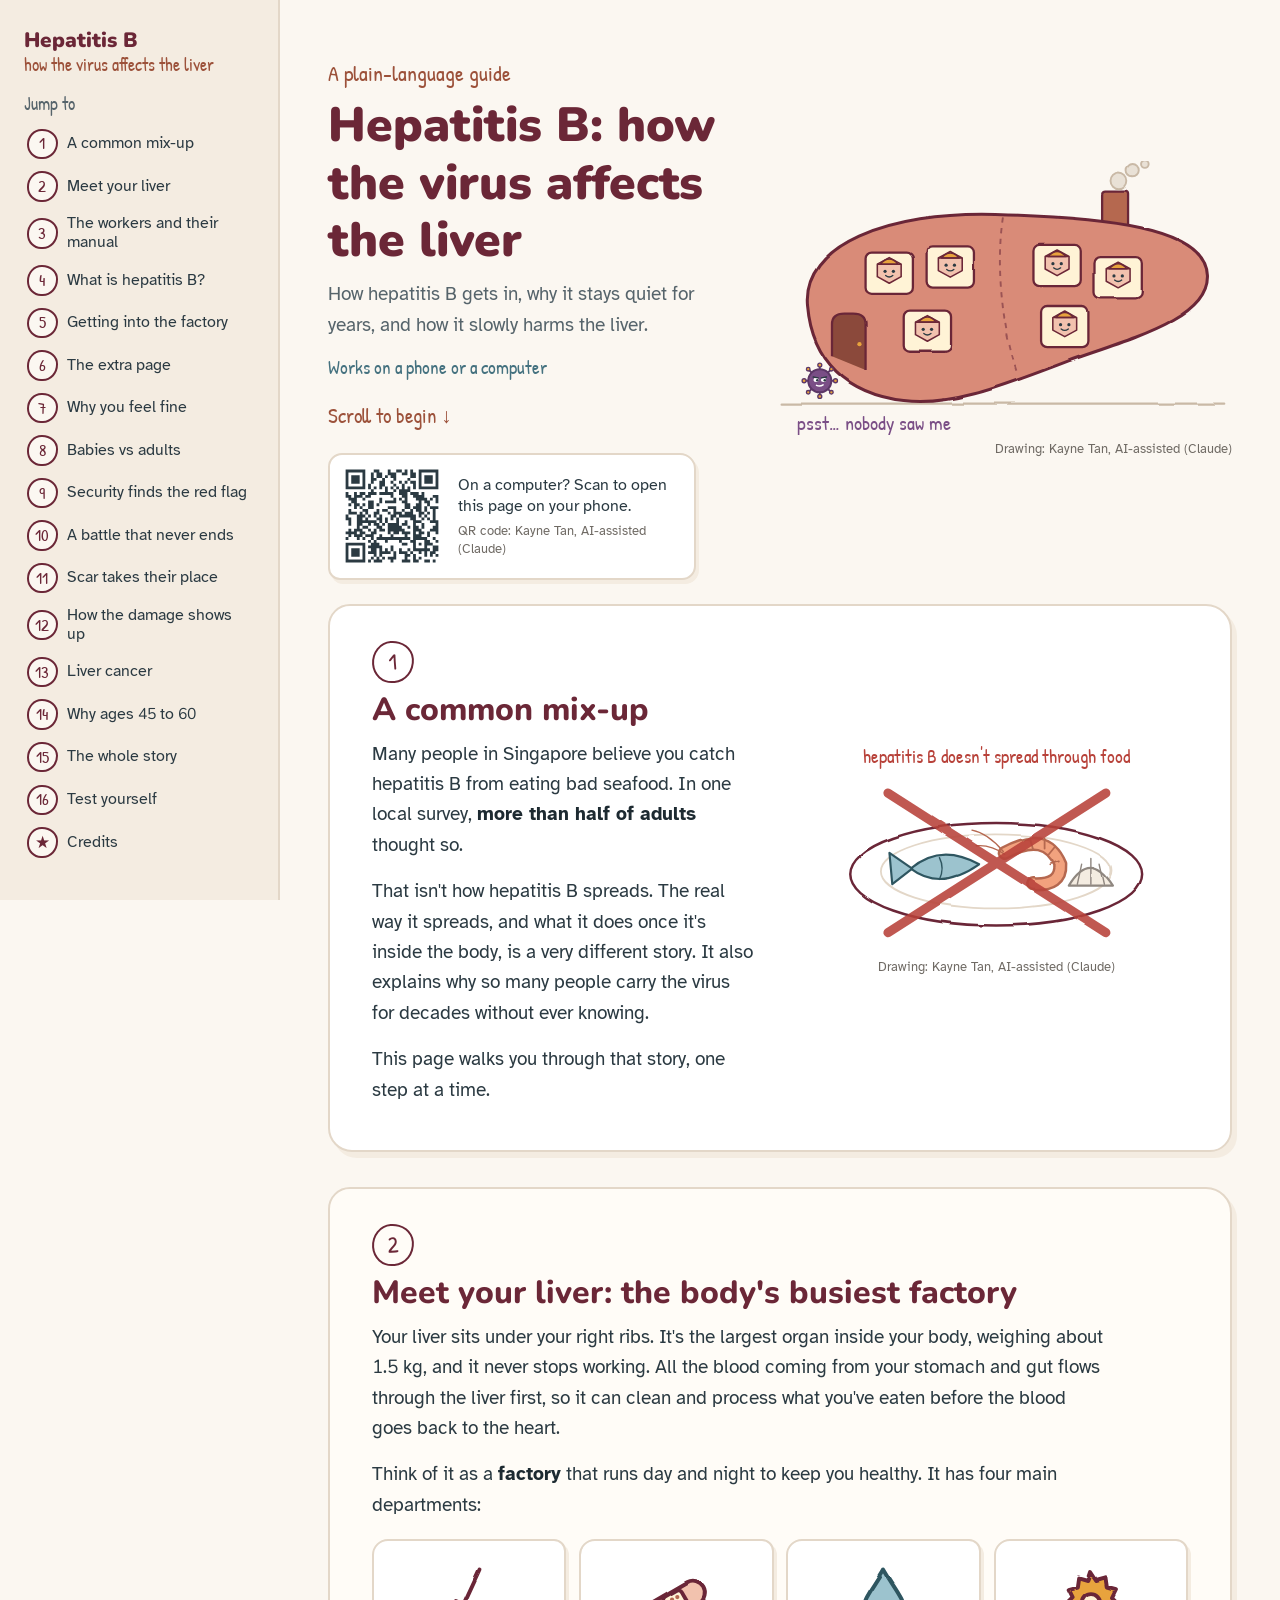
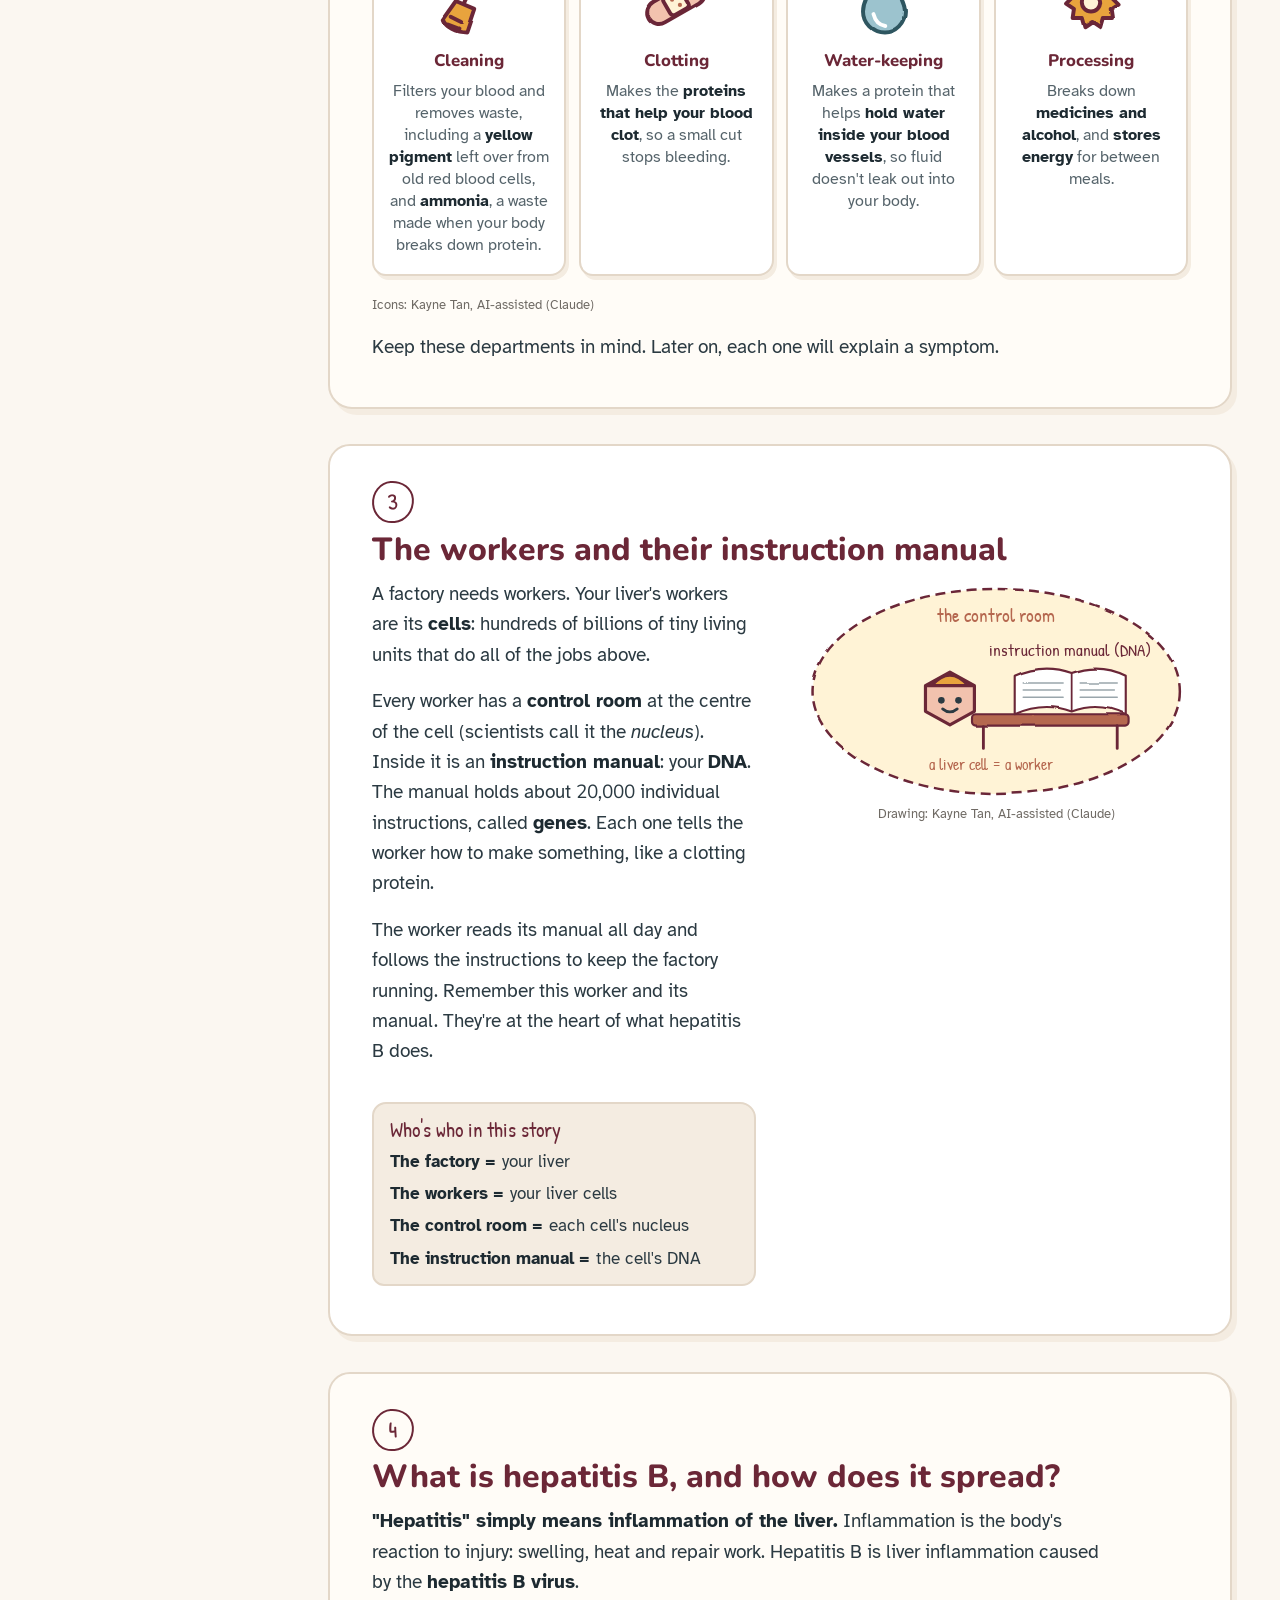
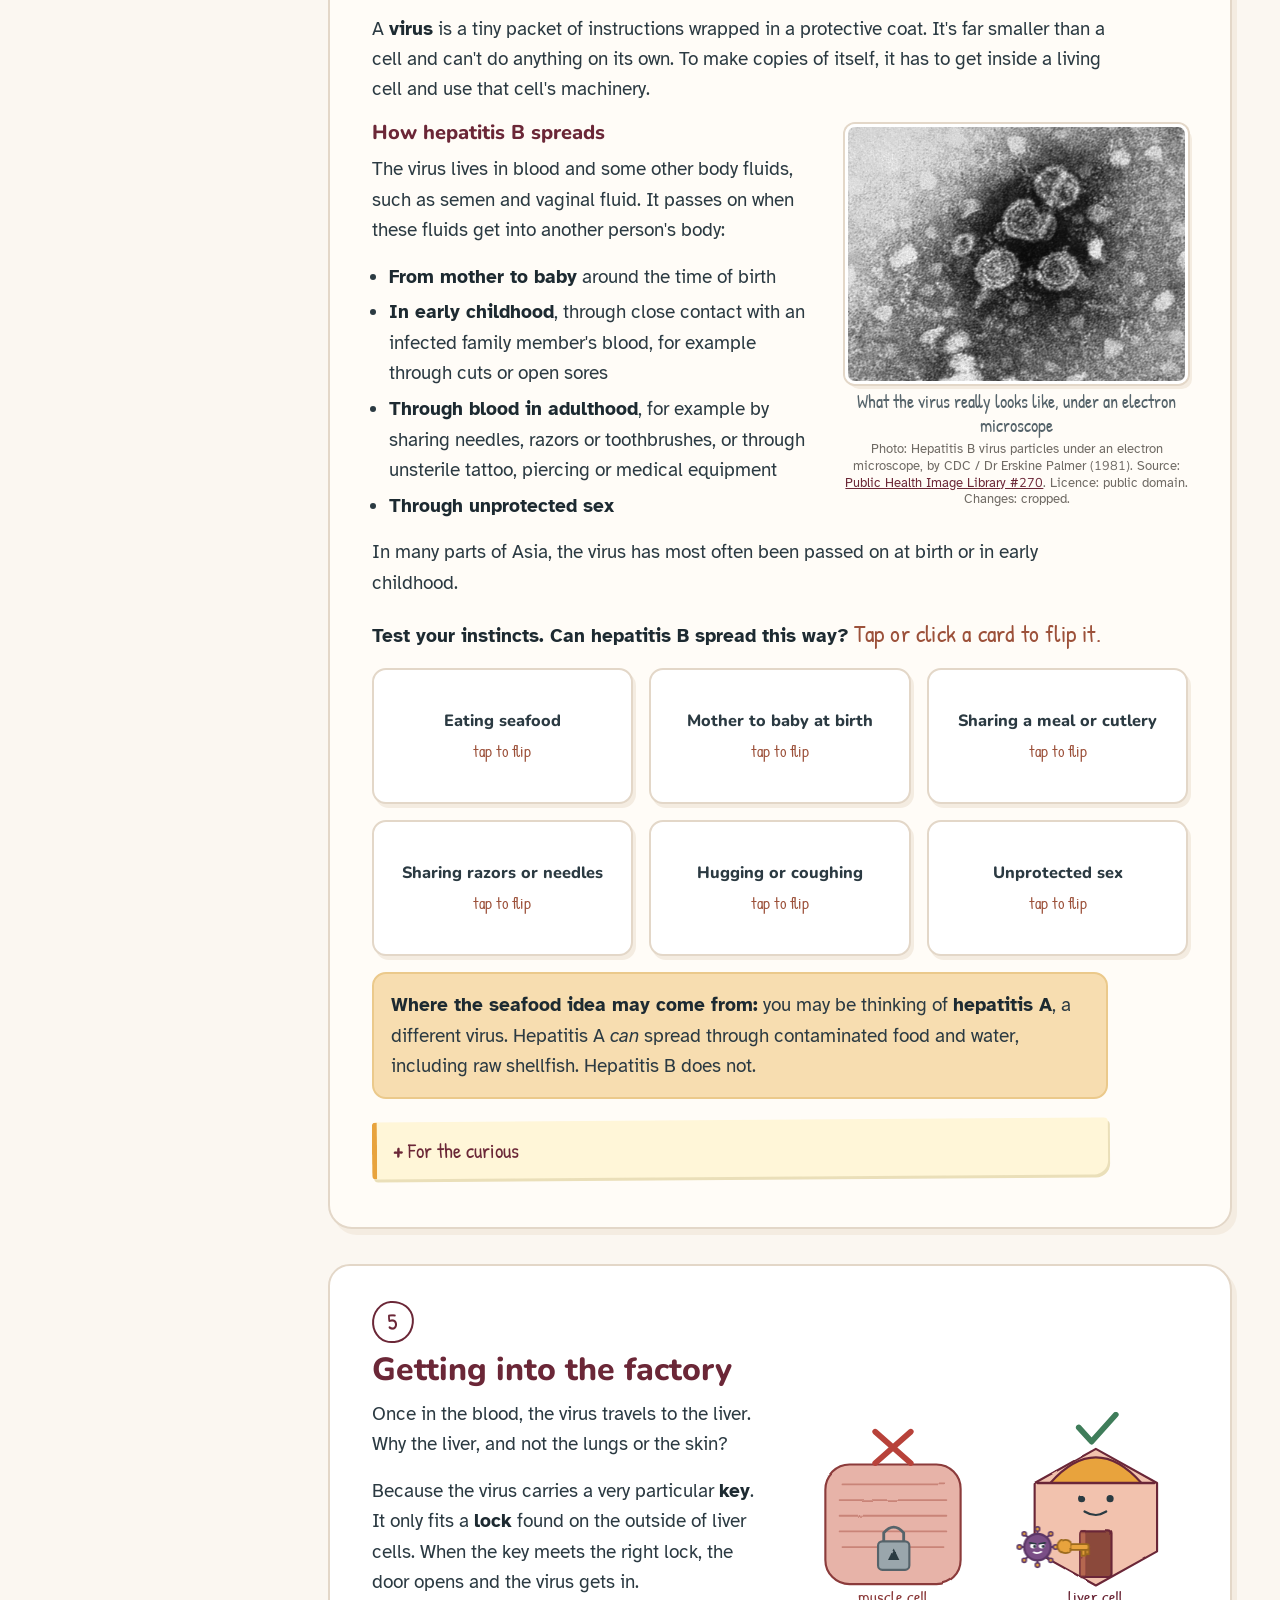
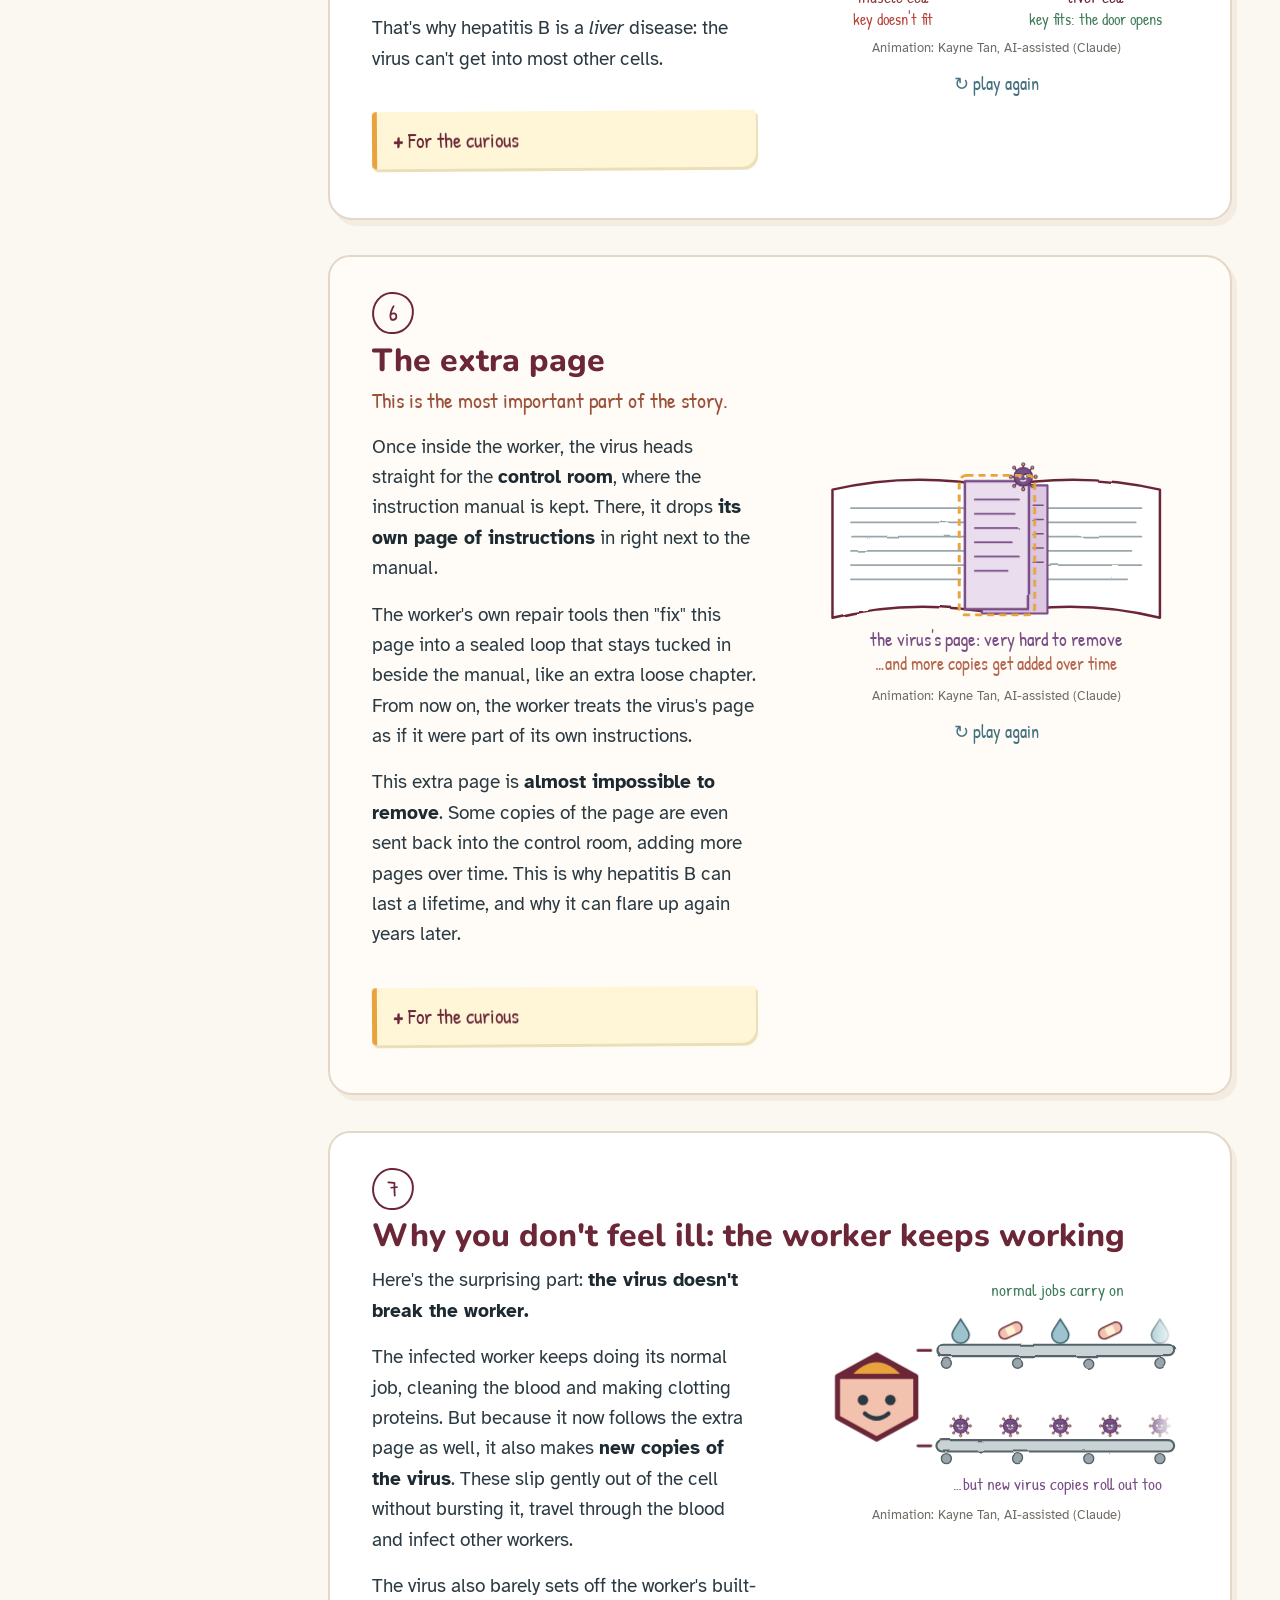
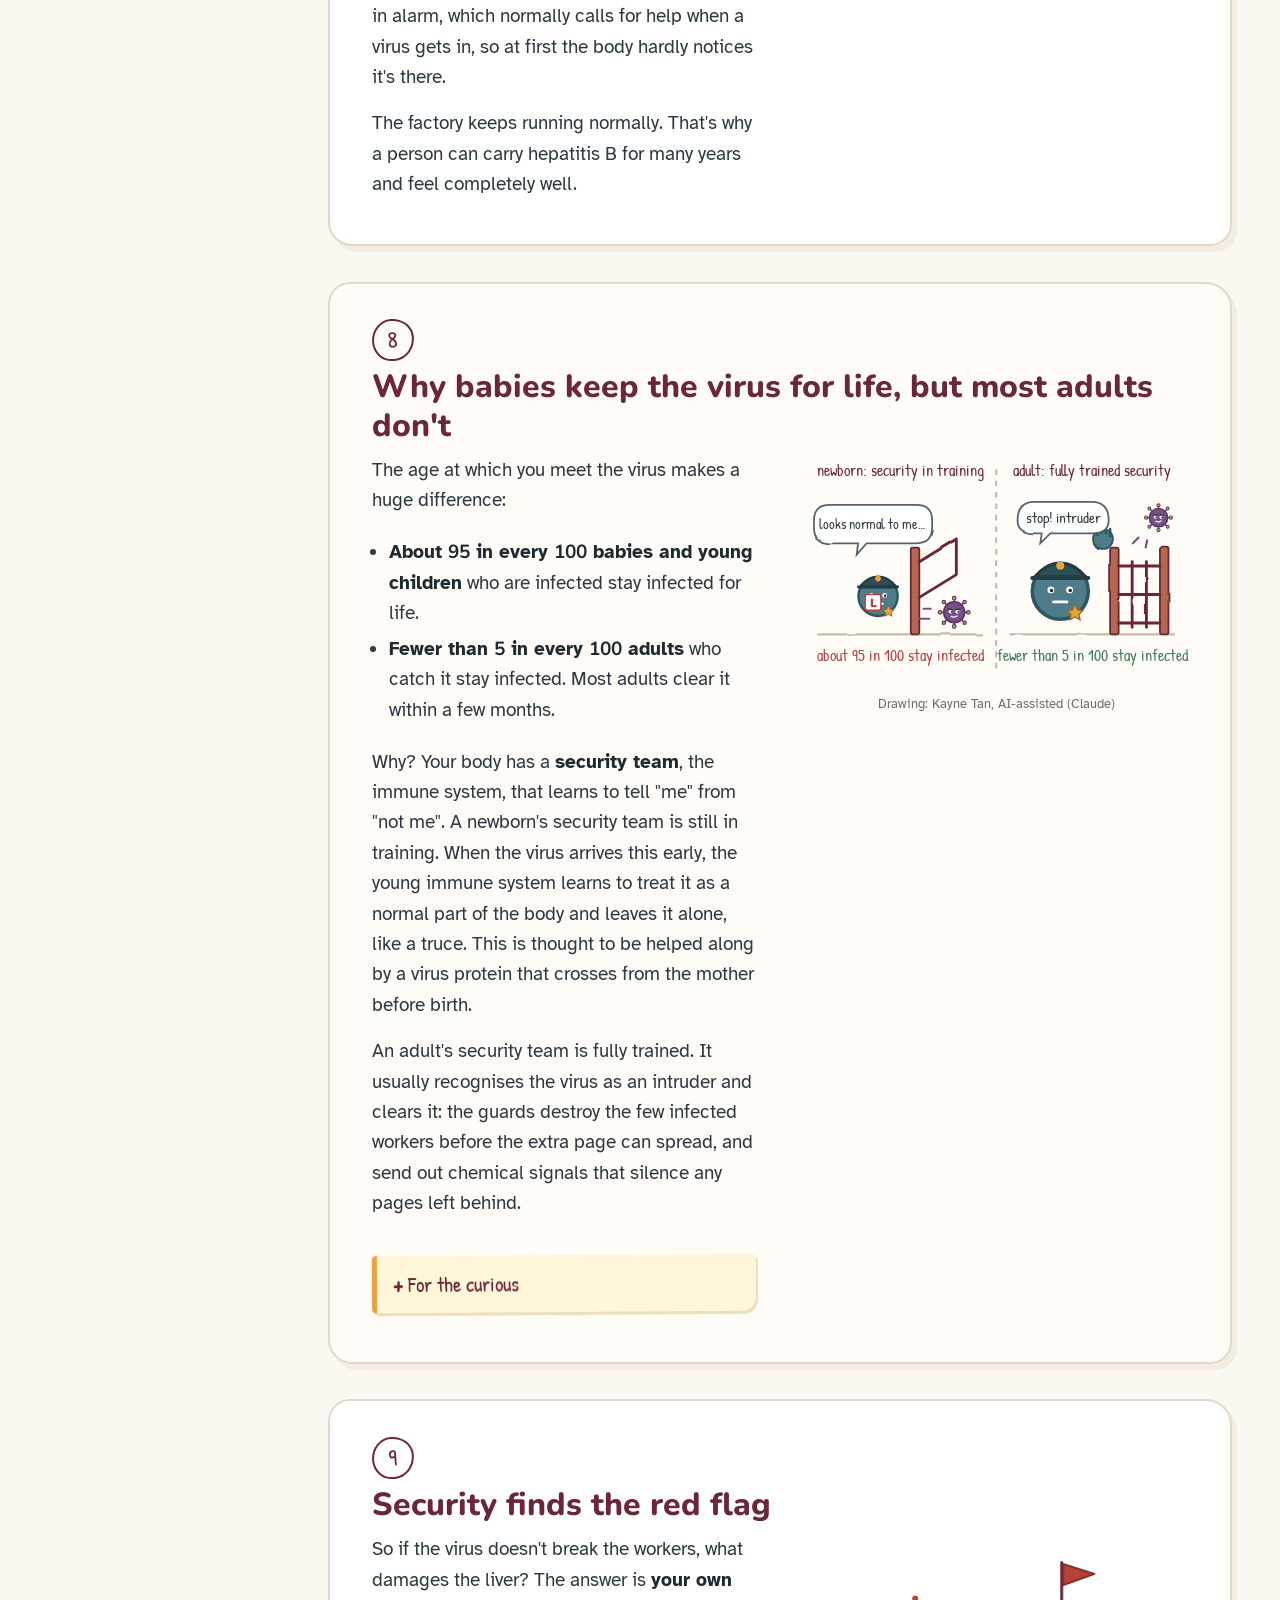
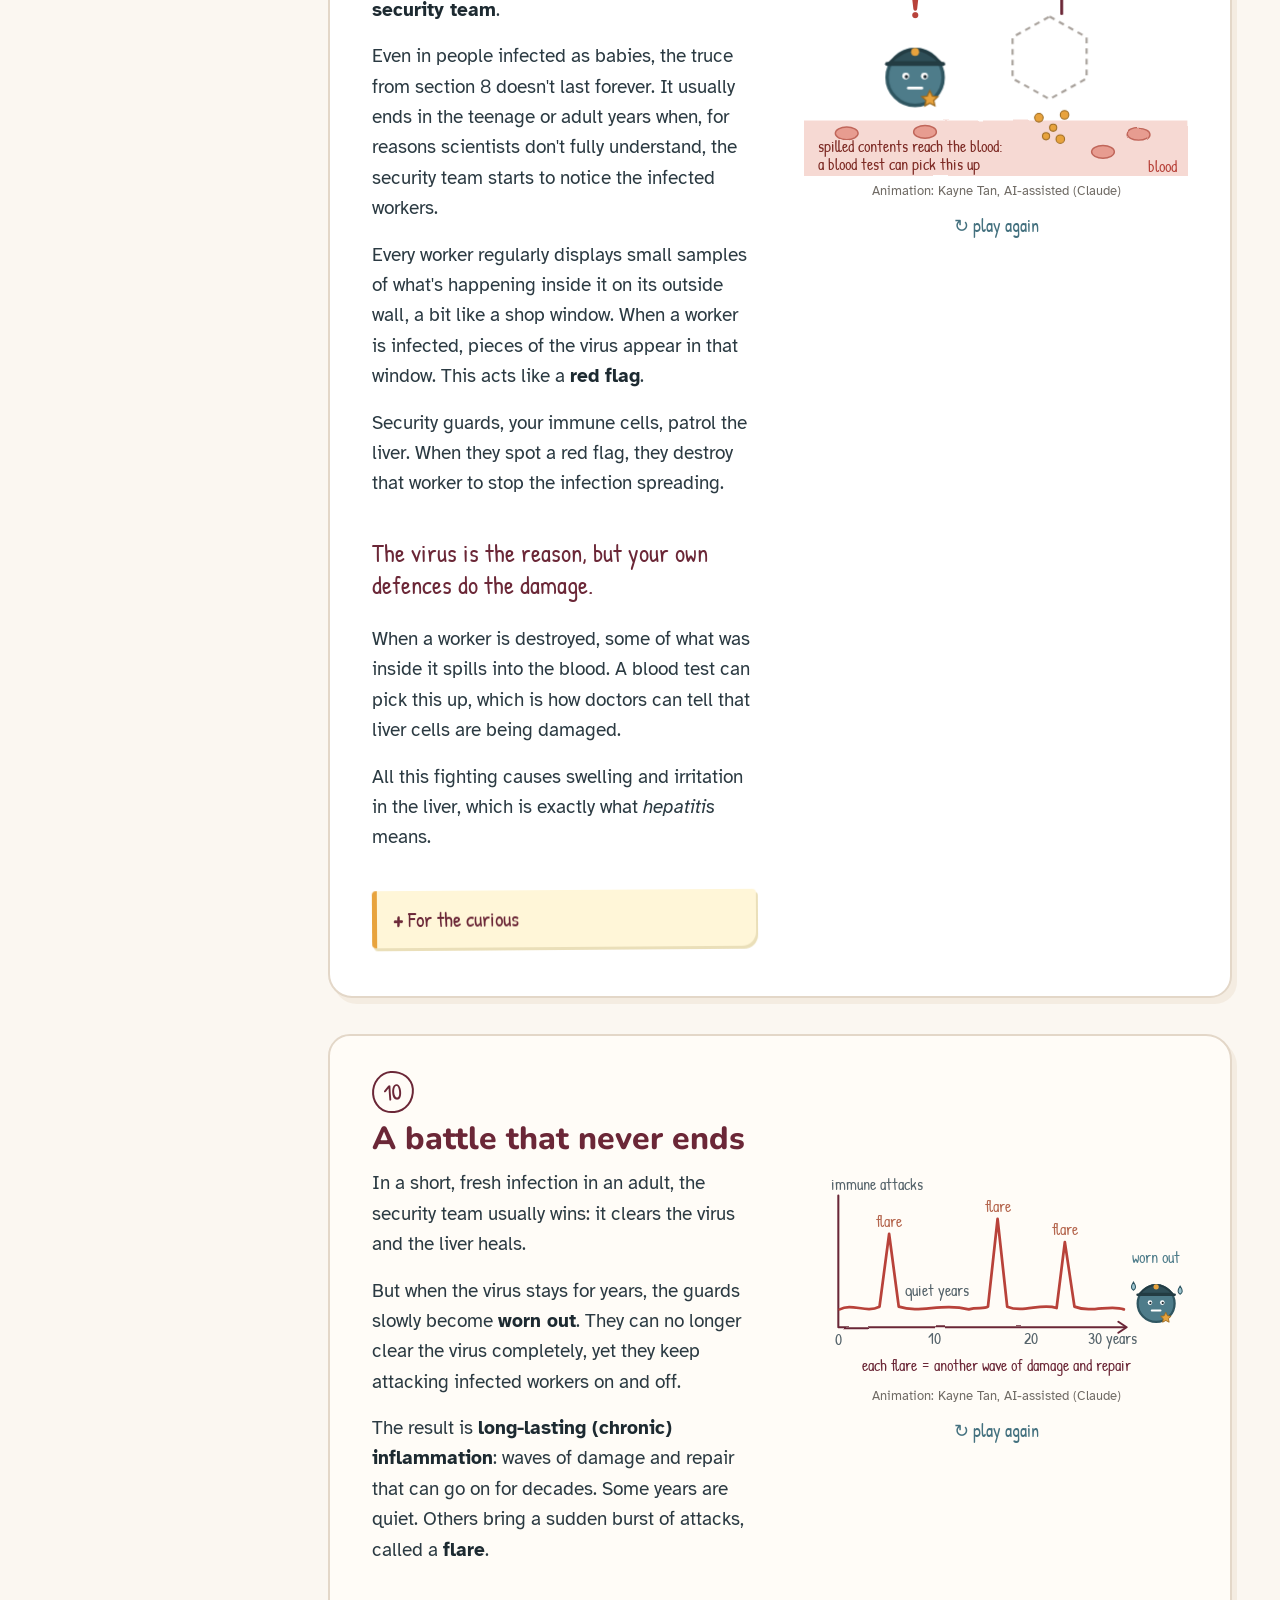
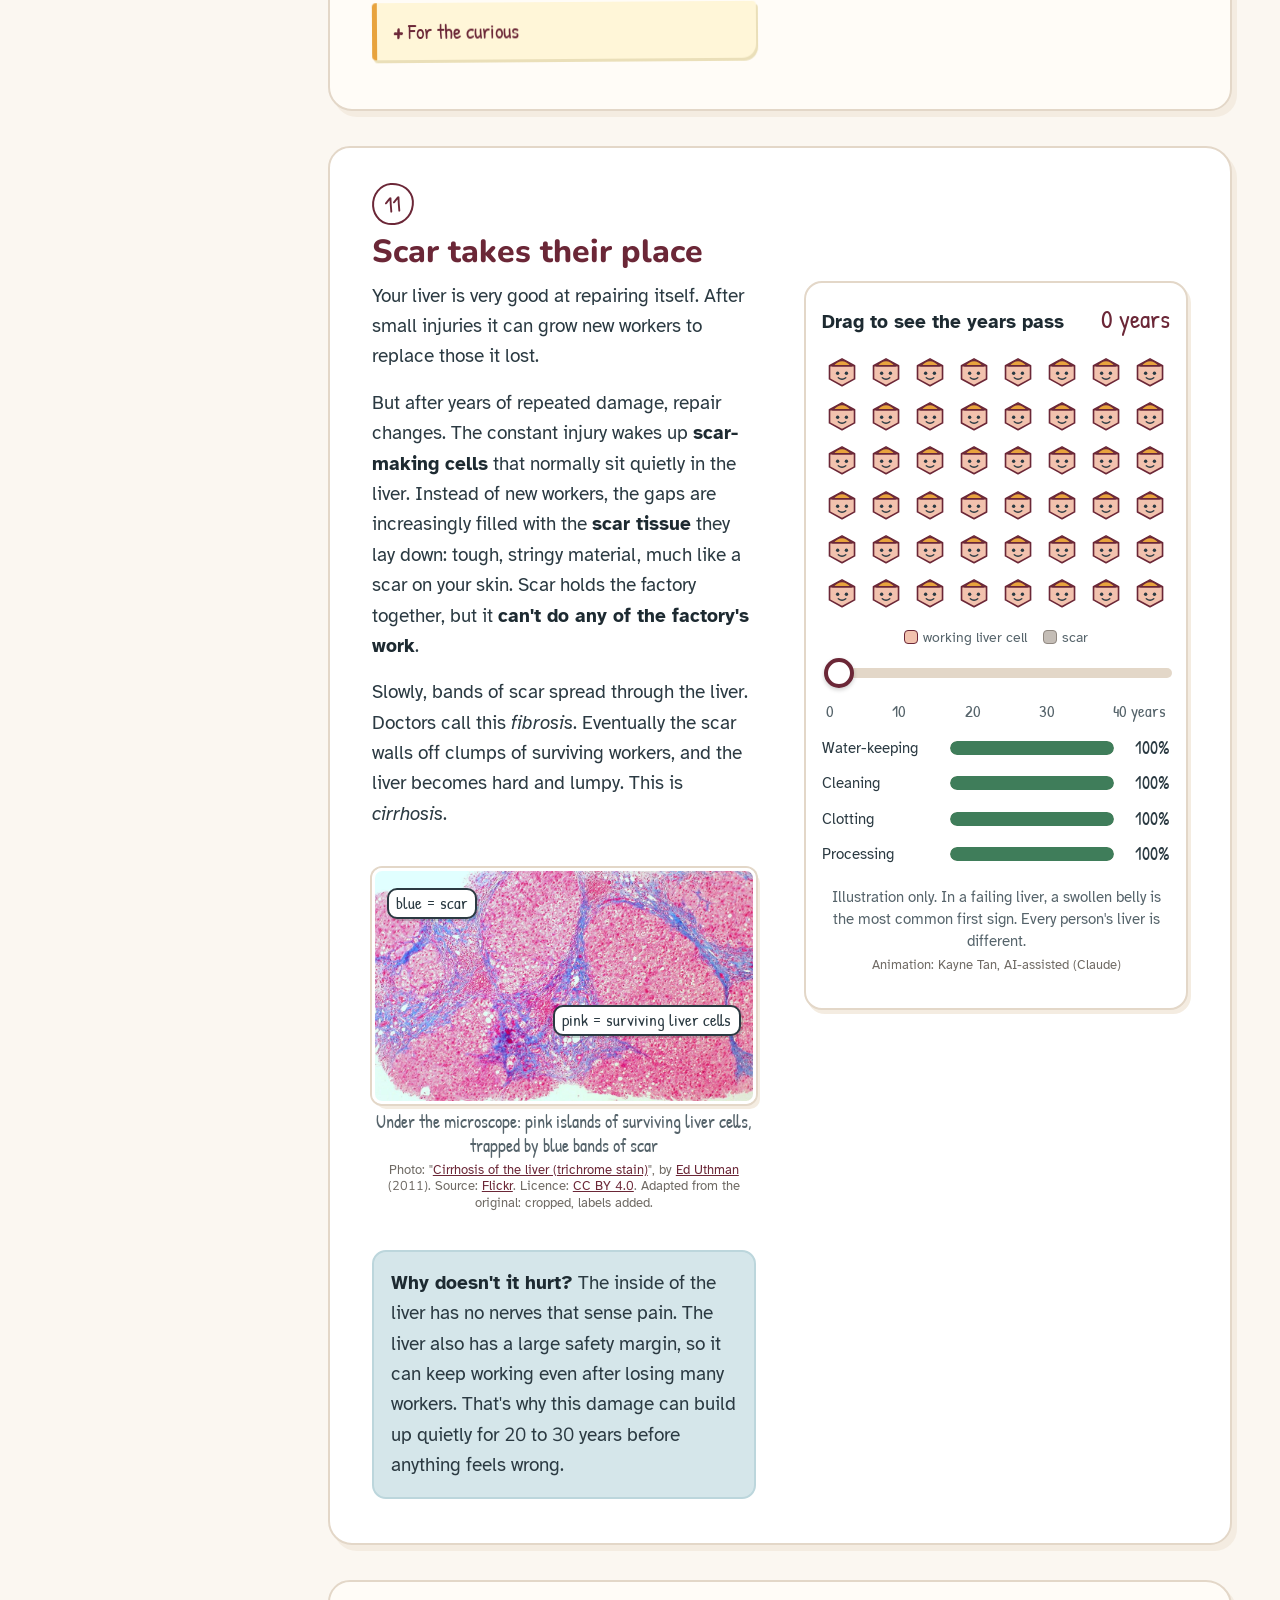
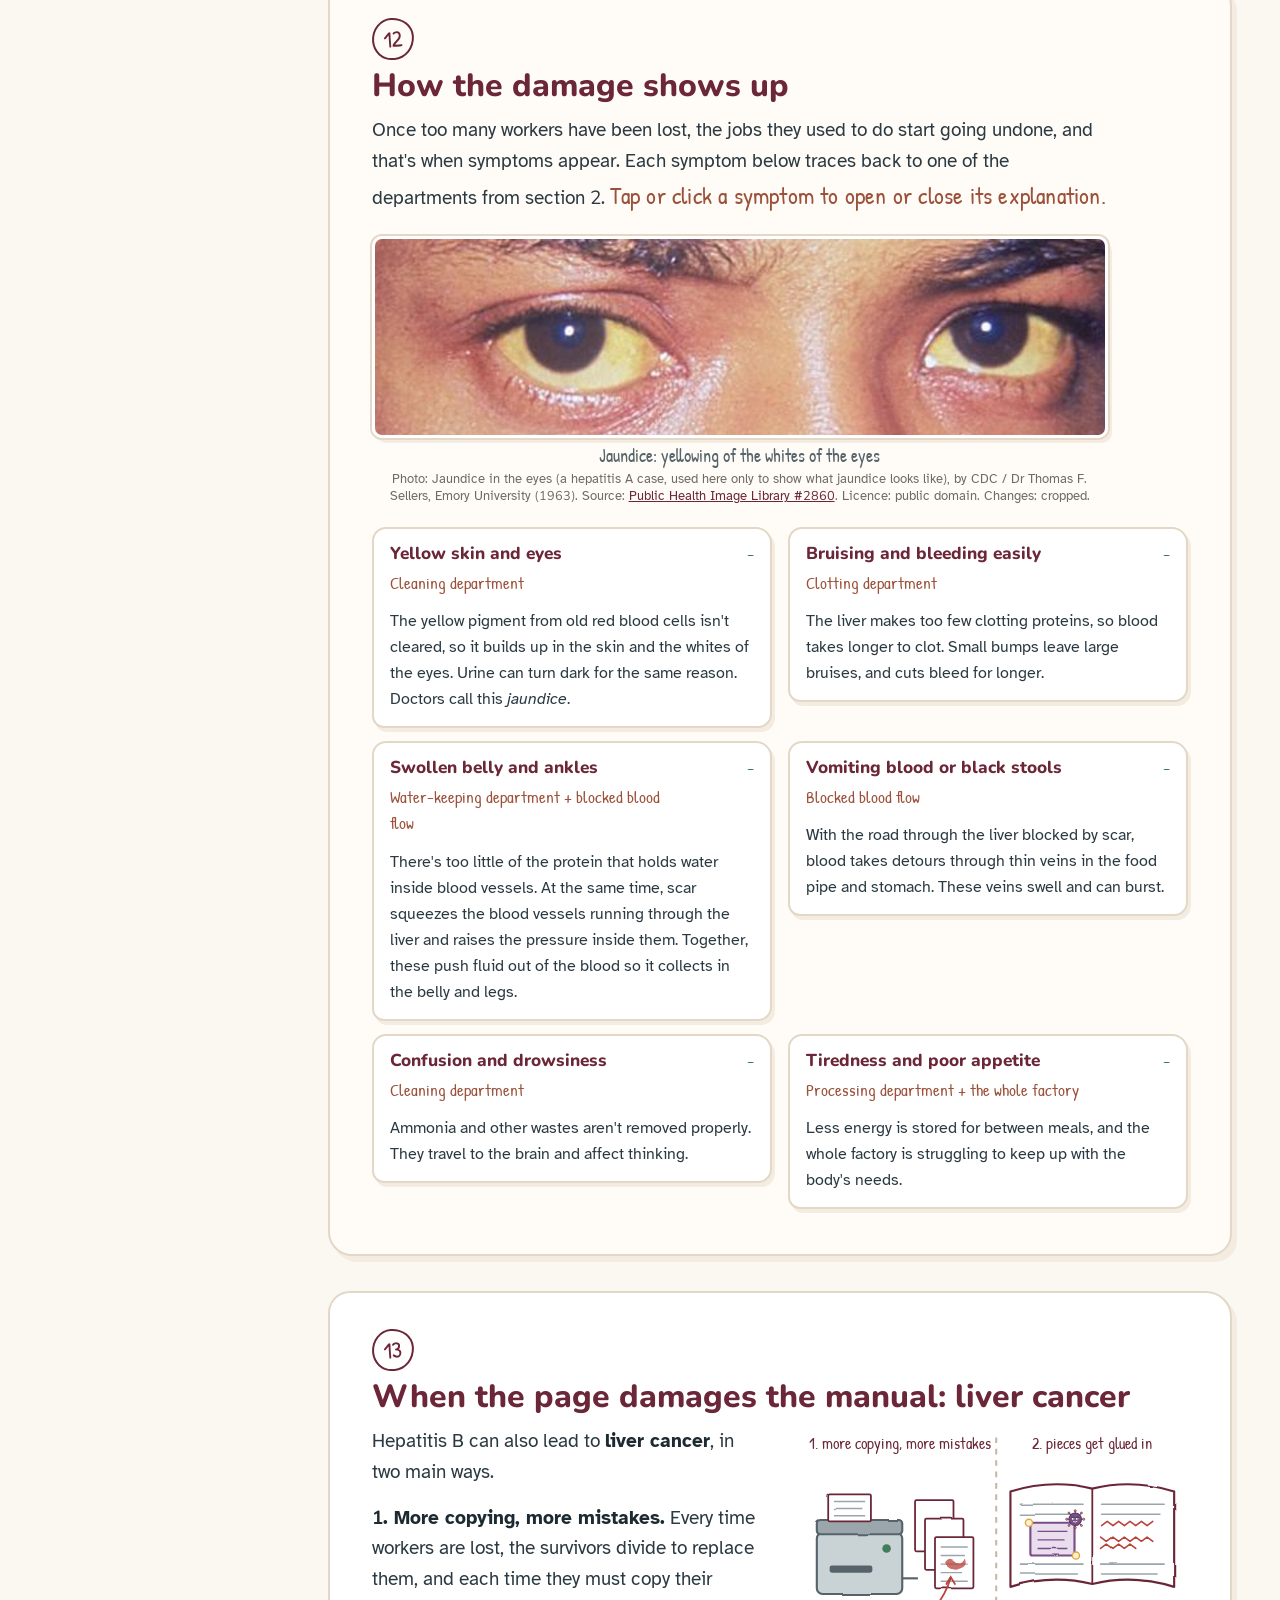
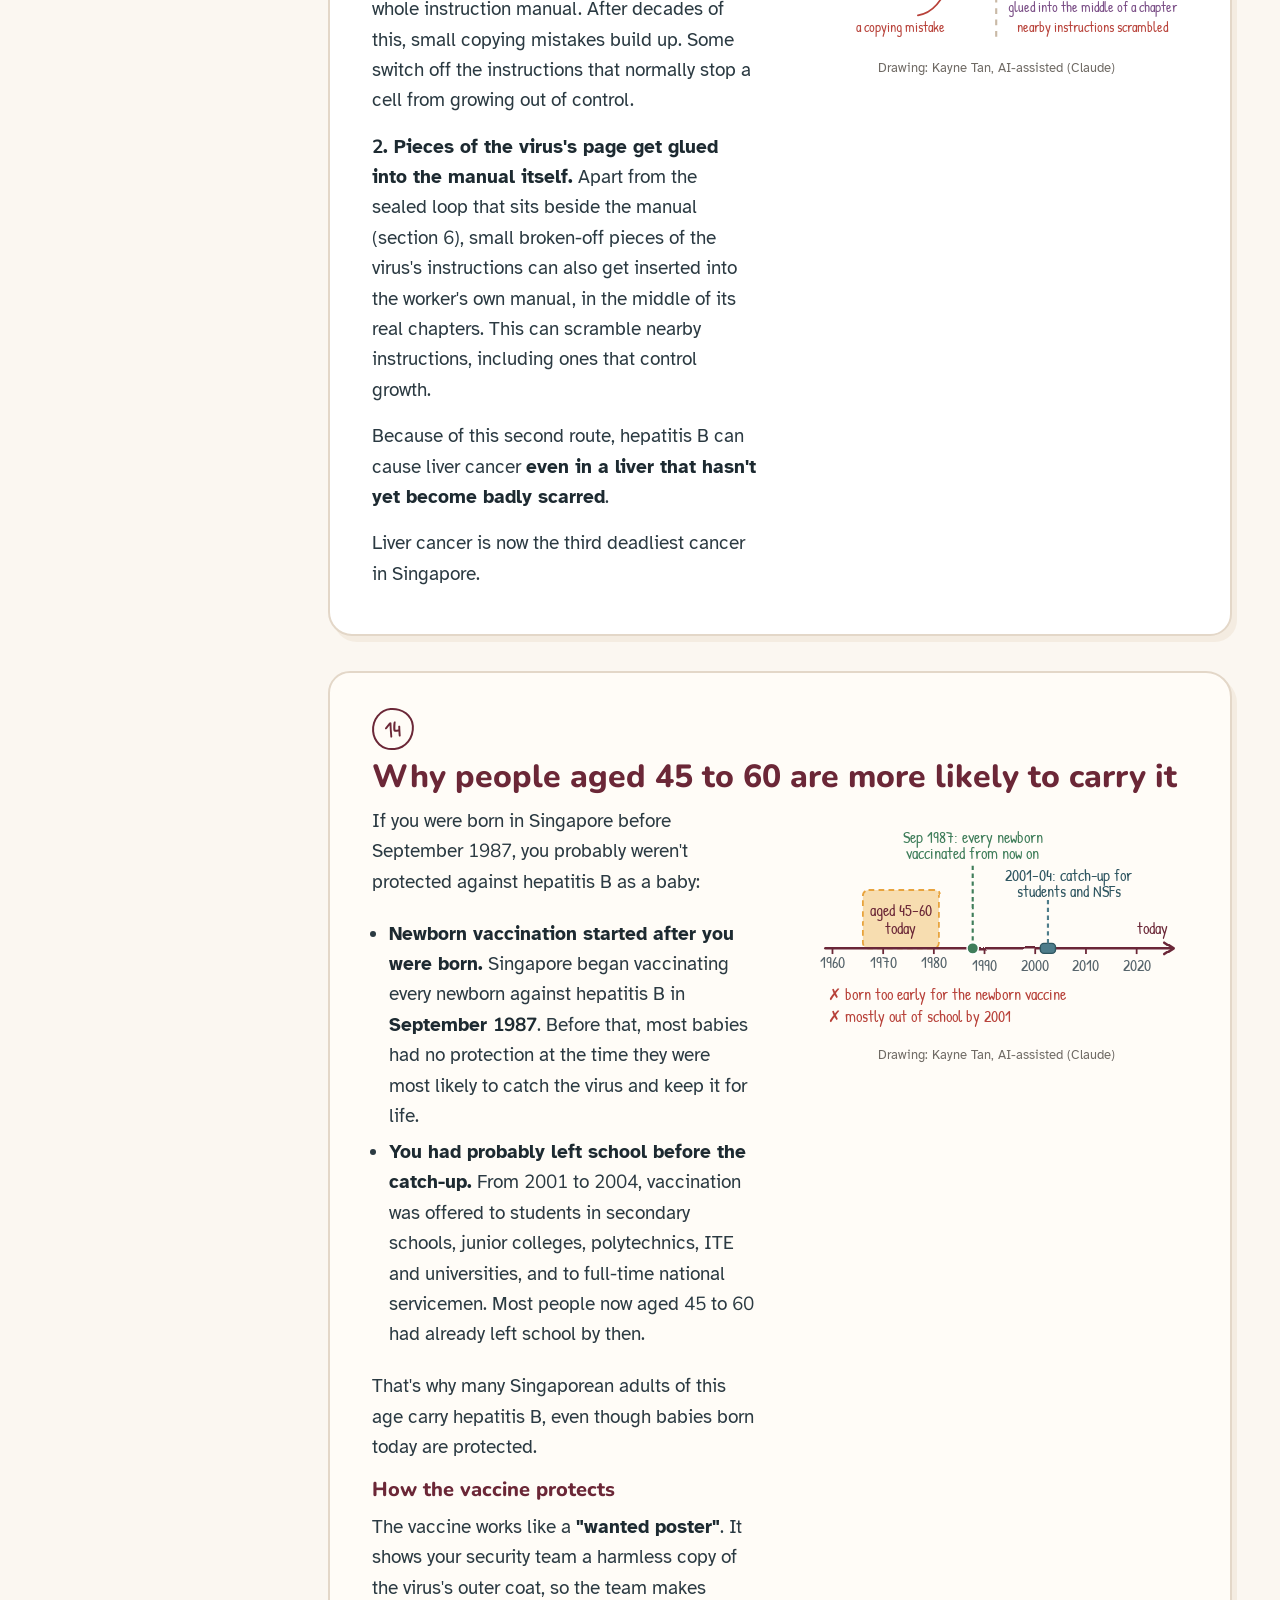
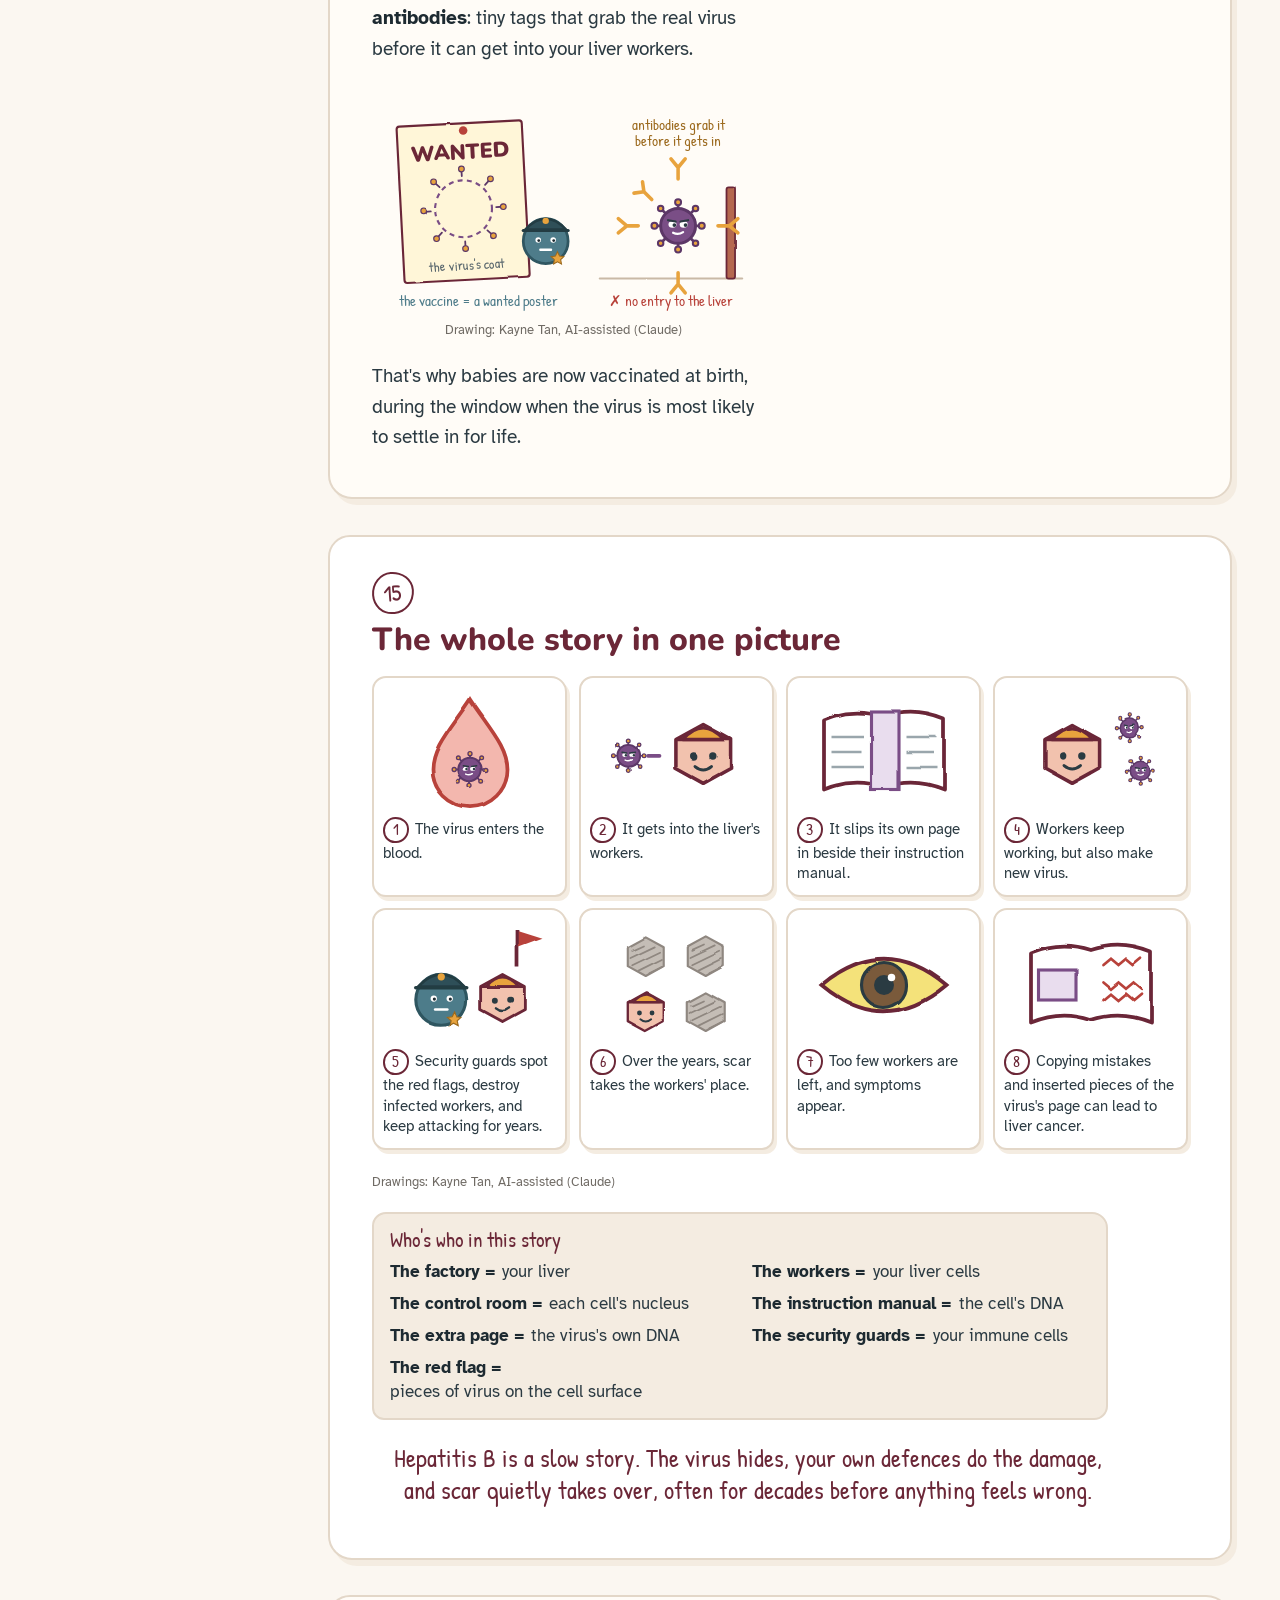
<file: index.html>
<!doctype html>
<html lang="en-SG" class="no-js">
<head>
<meta charset="utf-8">
<meta name="viewport" content="width=device-width, initial-scale=1">
<title>Hepatitis B: how the virus affects the liver</title>
<meta name="description" content="A plain-language guide to how hepatitis B gets into the liver, why it stays quiet for years, and how it slowly harms the liver.">
<link rel="stylesheet" href="css/style.css">
</head>
<body>
<div id="progress" aria-hidden="true"></div>

<!-- ============ shared drawing pieces ============ -->
<svg width="0" height="0" style="position:absolute" aria-hidden="true" focusable="false">
  <defs>
    <filter id="wobble" x="-5%" y="-5%" width="110%" height="110%">
      <feTurbulence type="fractalNoise" baseFrequency="0.018" numOctaves="2" seed="7" result="n"/>
      <feDisplacementMap in="SourceGraphic" in2="n" scale="3.2" xChannelSelector="R" yChannelSelector="G"/>
    </filter>
    <symbol id="worker" viewBox="0 0 64 64">
      <path d="M32 11 L52 22 L52 43 L32 54 L12 43 L12 22 Z" fill="#F2C2AE" stroke="#6B2737" stroke-width="2.6" stroke-linejoin="round"/>
      <circle cx="25" cy="34" r="2.7" fill="#2B3A42"/><circle cx="39" cy="34" r="2.7" fill="#2B3A42"/>
      <path d="M26 41 Q32 46 38 41" fill="none" stroke="#2B3A42" stroke-width="2.2" stroke-linecap="round"/>
      <path d="M17 22 Q32 5 47 22 Z" fill="#E8A33D" stroke="#6B2737" stroke-width="2.4" stroke-linejoin="round"/>
      <path d="M13 22 H51" stroke="#6B2737" stroke-width="2.6" stroke-linecap="round"/>
    </symbol>
    <symbol id="scar" viewBox="0 0 64 64">
      <path d="M32 11 L52 22 L52 43 L32 54 L12 43 L12 22 Z" fill="#C4BDB6" stroke="#8F8780" stroke-width="2.4" stroke-linejoin="round"/>
      <path d="M17 26 L30 20 M15 34 L42 21 M17 42 L48 27 M24 48 L50 35 M36 51 L50 44" stroke="#8F8780" stroke-width="2" stroke-linecap="round"/>
    </symbol>
    <symbol id="virus" viewBox="0 0 48 48">
      <g stroke="#5C3767" stroke-width="2.2" stroke-linecap="round">
        <path d="M24 6V10M24 38V42M6 24H10M38 24H42M11 11L14 14M34 34L37 37M11 37L14 34M34 14L37 11"/>
      </g>
      <g fill="#E8A33D" stroke="#5C3767" stroke-width="1.6">
        <circle cx="24" cy="5" r="2.4"/><circle cx="24" cy="43" r="2.4"/><circle cx="5" cy="24" r="2.4"/><circle cx="43" cy="24" r="2.4"/>
        <circle cx="10" cy="10" r="2.2"/><circle cx="38" cy="38" r="2.2"/><circle cx="10" cy="38" r="2.2"/><circle cx="38" cy="10" r="2.2"/>
      </g>
      <circle cx="24" cy="24" r="14" fill="#7A4E86" stroke="#5C3767" stroke-width="2.4"/>
      <ellipse cx="19.5" cy="23" rx="3.2" ry="2.6" fill="#fff"/><ellipse cx="28.5" cy="23" rx="3.2" ry="2.6" fill="#fff"/>
      <circle cx="21" cy="23.4" r="1.5" fill="#2B3A42"/><circle cx="30" cy="23.4" r="1.5" fill="#2B3A42"/>
      <path d="M16 19.5 L22 20.5 M32 19.5 L26 20.5" stroke="#2B3A42" stroke-width="1.8" stroke-linecap="round"/>
      <path d="M20 29.5 Q24 31.5 28 29" fill="none" stroke="#fff" stroke-width="1.8" stroke-linecap="round"/>
    </symbol>
    <symbol id="guard" viewBox="0 0 64 64">
      <circle cx="32" cy="37" r="21" fill="#4E7C8A" stroke="#2F5661" stroke-width="2.6"/>
      <path d="M13 26 Q32 6 51 26 Z" fill="#2F4F58" stroke="#233C43" stroke-width="2.2" stroke-linejoin="round"/>
      <path d="M11 27 H53" stroke="#233C43" stroke-width="3" stroke-linecap="round"/>
      <circle cx="32" cy="18" r="3" fill="#E8A33D"/>
      <circle cx="25" cy="36" r="2.6" fill="#fff"/><circle cx="39" cy="36" r="2.6" fill="#fff"/>
      <circle cx="25.5" cy="36.4" r="1.3" fill="#1d2a31"/><circle cx="39.5" cy="36.4" r="1.3" fill="#1d2a31"/>
      <path d="M27 45 H37" stroke="#fff" stroke-width="2.2" stroke-linecap="round"/>
      <path d="M43 47 l2 4 4 .5 -3 2.8 .8 4 -3.8 -2 -3.6 2 .7 -4 -3 -2.8 4 -.5 z" fill="#E8A33D" stroke="#9c6a1e" stroke-width="1"/>
    </symbol>
  </defs>
</svg>

<!-- ============ HERO ============ -->
<button class="toc-btn" id="tocBtn" aria-controls="toc" aria-expanded="false"><span aria-hidden="true">☰</span> Contents</button>
<div class="toc-backdrop" id="tocBack" hidden></div>
<div class="layout">
  <nav class="toc" id="toc" aria-label="Contents">
    <a class="toc-home" href="#top">Hepatitis B<span>how the virus affects the liver</span></a>
    <p class="toc-h">Jump to</p>
    <ol>
      <li><a href="#s1"><span class="n">1</span><span class="t">A common mix-up</span></a></li>
      <li><a href="#s2"><span class="n">2</span><span class="t">Meet your liver</span></a></li>
      <li><a href="#s3"><span class="n">3</span><span class="t">The workers and their manual</span></a></li>
      <li><a href="#s4"><span class="n">4</span><span class="t">What is hepatitis B?</span></a></li>
      <li><a href="#s5"><span class="n">5</span><span class="t">Getting into the factory</span></a></li>
      <li><a href="#s6"><span class="n">6</span><span class="t">The extra page</span></a></li>
      <li><a href="#s7"><span class="n">7</span><span class="t">Why you feel fine</span></a></li>
      <li><a href="#s8"><span class="n">8</span><span class="t">Babies vs adults</span></a></li>
      <li><a href="#s9"><span class="n">9</span><span class="t">Security finds the red flag</span></a></li>
      <li><a href="#s10"><span class="n">10</span><span class="t">A battle that never ends</span></a></li>
      <li><a href="#s11"><span class="n">11</span><span class="t">Scar takes their place</span></a></li>
      <li><a href="#s12"><span class="n">12</span><span class="t">How the damage shows up</span></a></li>
      <li><a href="#s13"><span class="n">13</span><span class="t">Liver cancer</span></a></li>
      <li><a href="#s14"><span class="n">14</span><span class="t">Why ages 45 to 60</span></a></li>
      <li><a href="#s15"><span class="n">15</span><span class="t">The whole story</span></a></li>
      <li><a href="#s16"><span class="n">16</span><span class="t">Test yourself</span></a></li>
      <li><a href="#credits"><span class="n">★</span><span class="t">Credits</span></a></li>
    </ol>
    <button class="toc-close" id="tocClose" aria-label="Close contents">×</button>
  </nav>
  <div class="page">
<header class="hero" id="top">
  <div class="wrap hero-grid">
    <div class="hero-text">
    <div class="tag">A plain-language guide</div>
    <h1>Hepatitis B: how the virus affects the liver</h1>
    <p class="lead">How hepatitis B gets in, why it stays quiet for years, and how it slowly harms the liver.</p>
    <p class="meta">Works on a phone or a computer</p>
    <p class="scroll-cue" aria-hidden="true">Scroll to begin ↓</p>
    <div class="hero-qr">
      <svg viewBox="0 0 37 37" role="img" aria-label="QR code that opens this page on a phone"><rect width="100%" height="100%" fill="#fff"/><path d="M2,2H3V3H2zM3,2H4V3H3zM4,2H5V3H4zM5,2H6V3H5zM6,2H7V3H6zM7,2H8V3H7zM8,2H9V3H8zM12,2H13V3H12zM13,2H14V3H13zM17,2H18V3H17zM20,2H21V3H20zM21,2H22V3H21zM23,2H24V3H23zM25,2H26V3H25zM28,2H29V3H28zM29,2H30V3H29zM30,2H31V3H30zM31,2H32V3H31zM32,2H33V3H32zM33,2H34V3H33zM34,2H35V3H34zM2,3H3V4H2zM8,3H9V4H8zM11,3H12V4H11zM13,3H14V4H13zM14,3H15V4H14zM17,3H18V4H17zM18,3H19V4H18zM19,3H20V4H19zM22,3H23V4H22zM23,3H24V4H23zM25,3H26V4H25zM26,3H27V4H26zM28,3H29V4H28zM34,3H35V4H34zM2,4H3V5H2zM4,4H5V5H4zM5,4H6V5H5zM6,4H7V5H6zM8,4H9V5H8zM11,4H12V5H11zM13,4H14V5H13zM14,4H15V5H14zM16,4H17V5H16zM18,4H19V5H18zM19,4H20V5H19zM25,4H26V5H25zM26,4H27V5H26zM28,4H29V5H28zM30,4H31V5H30zM31,4H32V5H31zM32,4H33V5H32zM34,4H35V5H34zM2,5H3V6H2zM4,5H5V6H4zM5,5H6V6H5zM6,5H7V6H6zM8,5H9V6H8zM11,5H12V6H11zM12,5H13V6H12zM15,5H16V6H15zM19,5H20V6H19zM24,5H25V6H24zM28,5H29V6H28zM30,5H31V6H30zM31,5H32V6H31zM32,5H33V6H32zM34,5H35V6H34zM2,6H3V7H2zM4,6H5V7H4zM5,6H6V7H5zM6,6H7V7H6zM8,6H9V7H8zM11,6H12V7H11zM14,6H15V7H14zM15,6H16V7H15zM18,6H19V7H18zM21,6H22V7H21zM23,6H24V7H23zM25,6H26V7H25zM26,6H27V7H26zM28,6H29V7H28zM30,6H31V7H30zM31,6H32V7H31zM32,6H33V7H32zM34,6H35V7H34zM2,7H3V8H2zM8,7H9V8H8zM10,7H11V8H10zM14,7H15V8H14zM15,7H16V8H15zM19,7H20V8H19zM22,7H23V8H22zM26,7H27V8H26zM28,7H29V8H28zM34,7H35V8H34zM2,8H3V9H2zM3,8H4V9H3zM4,8H5V9H4zM5,8H6V9H5zM6,8H7V9H6zM7,8H8V9H7zM8,8H9V9H8zM10,8H11V9H10zM12,8H13V9H12zM14,8H15V9H14zM16,8H17V9H16zM18,8H19V9H18zM20,8H21V9H20zM22,8H23V9H22zM24,8H25V9H24zM26,8H27V9H26zM28,8H29V9H28zM29,8H30V9H29zM30,8H31V9H30zM31,8H32V9H31zM32,8H33V9H32zM33,8H34V9H33zM34,8H35V9H34zM11,9H12V10H11zM16,9H17V10H16zM19,9H20V10H19zM21,9H22V10H21zM22,9H23V10H22zM23,9H24V10H23zM24,9H25V10H24zM2,10H3V11H2zM5,10H6V11H5zM7,10H8V11H7zM8,10H9V11H8zM10,10H11V11H10zM11,10H12V11H11zM12,10H13V11H12zM14,10H15V11H14zM15,10H16V11H15zM16,10H17V11H16zM17,10H18V11H17zM18,10H19V11H18zM21,10H22V11H21zM22,10H23V11H22zM23,10H24V11H23zM25,10H26V11H25zM26,10H27V11H26zM27,10H28V11H27zM29,10H30V11H29zM2,11H3V12H2zM3,11H4V12H3zM5,11H6V12H5zM6,11H7V12H6zM7,11H8V12H7zM9,11H10V12H9zM10,11H11V12H10zM18,11H19V12H18zM22,11H23V12H22zM23,11H24V12H23zM26,11H27V12H26zM27,11H28V12H27zM28,11H29V12H28zM29,11H30V12H29zM33,11H34V12H33zM34,11H35V12H34zM3,12H4V13H3zM4,12H5V13H4zM5,12H6V13H5zM8,12H9V13H8zM14,12H15V13H14zM19,12H20V13H19zM21,12H22V13H21zM23,12H24V13H23zM27,12H28V13H27zM28,12H29V13H28zM29,12H30V13H29zM30,12H31V13H30zM32,12H33V13H32zM34,12H35V13H34zM4,13H5V14H4zM5,13H6V14H5zM10,13H11V14H10zM11,13H12V14H11zM14,13H15V14H14zM16,13H17V14H16zM17,13H18V14H17zM18,13H19V14H18zM19,13H20V14H19zM22,13H23V14H22zM23,13H24V14H23zM28,13H29V14H28zM30,13H31V14H30zM31,13H32V14H31zM34,13H35V14H34zM3,14H4V15H3zM5,14H6V15H5zM6,14H7V15H6zM8,14H9V15H8zM10,14H11V15H10zM11,14H12V15H11zM13,14H14V15H13zM23,14H24V15H23zM24,14H25V15H24zM27,14H28V15H27zM28,14H29V15H28zM31,14H32V15H31zM5,15H6V16H5zM7,15H8V16H7zM10,15H11V16H10zM11,15H12V16H11zM17,15H18V16H17zM18,15H19V16H18zM19,15H20V16H19zM23,15H24V16H23zM24,15H25V16H24zM26,15H27V16H26zM27,15H28V16H27zM28,15H29V16H28zM30,15H31V16H30zM32,15H33V16H32zM33,15H34V16H33zM34,15H35V16H34zM3,16H4V17H3zM8,16H9V17H8zM9,16H10V17H9zM13,16H14V17H13zM15,16H16V17H15zM16,16H17V17H16zM19,16H20V17H19zM22,16H23V17H22zM25,16H26V17H25zM27,16H28V17H27zM28,16H29V17H28zM30,16H31V17H30zM33,16H34V17H33zM3,17H4V18H3zM4,17H5V18H4zM5,17H6V18H5zM7,17H8V18H7zM9,17H10V18H9zM12,17H13V18H12zM13,17H14V18H13zM17,17H18V18H17zM19,17H20V18H19zM20,17H21V18H20zM21,17H22V18H21zM23,17H24V18H23zM24,17H25V18H24zM25,17H26V18H25zM28,17H29V18H28zM29,17H30V18H29zM31,17H32V18H31zM33,17H34V18H33zM2,18H3V19H2zM6,18H7V19H6zM7,18H8V19H7zM8,18H9V19H8zM10,18H11V19H10zM12,18H13V19H12zM14,18H15V19H14zM18,18H19V19H18zM19,18H20V19H19zM21,18H22V19H21zM22,18H23V19H22zM23,18H24V19H23zM24,18H25V19H24zM25,18H26V19H25zM26,18H27V19H26zM28,18H29V19H28zM30,18H31V19H30zM33,18H34V19H33zM2,19H3V20H2zM3,19H4V20H3zM6,19H7V20H6zM7,19H8V20H7zM9,19H10V20H9zM13,19H14V20H13zM14,19H15V20H14zM16,19H17V20H16zM18,19H19V20H18zM20,19H21V20H20zM25,19H26V20H25zM26,19H27V20H26zM29,19H30V20H29zM31,19H32V20H31zM33,19H34V20H33zM3,20H4V21H3zM6,20H7V21H6zM7,20H8V21H7zM8,20H9V21H8zM9,20H10V21H9zM10,20H11V21H10zM11,20H12V21H11zM12,20H13V21H12zM14,20H15V21H14zM16,20H17V21H16zM20,20H21V21H20zM23,20H24V21H23zM26,20H27V21H26zM27,20H28V21H27zM28,20H29V21H28zM32,20H33V21H32zM33,20H34V21H33zM34,20H35V21H34zM3,21H4V22H3zM6,21H7V22H6zM7,21H8V22H7zM10,21H11V22H10zM12,21H13V22H12zM13,21H14V22H13zM15,21H16V22H15zM17,21H18V22H17zM18,21H19V22H18zM19,21H20V22H19zM20,21H21V22H20zM22,21H23V22H22zM23,21H24V22H23zM26,21H27V22H26zM29,21H30V22H29zM34,21H35V22H34zM6,22H7V23H6zM8,22H9V23H8zM9,22H10V23H9zM13,22H14V23H13zM14,22H15V23H14zM17,22H18V23H17zM18,22H19V23H18zM19,22H20V23H19zM20,22H21V23H20zM21,22H22V23H21zM24,22H25V23H24zM26,22H27V23H26zM27,22H28V23H27zM29,22H30V23H29zM33,22H34V23H33zM34,22H35V23H34zM3,23H4V24H3zM5,23H6V24H5zM6,23H7V24H6zM7,23H8V24H7zM10,23H11V24H10zM12,23H13V24H12zM14,23H15V24H14zM15,23H16V24H15zM17,23H18V24H17zM18,23H19V24H18zM19,23H20V24H19zM20,23H21V24H20zM21,23H22V24H21zM22,23H23V24H22zM26,23H27V24H26zM27,23H28V24H27zM28,23H29V24H28zM32,23H33V24H32zM33,23H34V24H33zM34,23H35V24H34zM2,24H3V25H2zM3,24H4V25H3zM4,24H5V25H4zM5,24H6V25H5zM7,24H8V25H7zM8,24H9V25H8zM11,24H12V25H11zM12,24H13V25H12zM17,24H18V25H17zM19,24H20V25H19zM20,24H21V25H20zM22,24H23V25H22zM23,24H24V25H23zM24,24H25V25H24zM26,24H27V25H26zM28,24H29V25H28zM29,24H30V25H29zM31,24H32V25H31zM34,24H35V25H34zM3,25H4V26H3zM5,25H6V26H5zM6,25H7V26H6zM7,25H8V26H7zM9,25H10V26H9zM10,25H11V26H10zM11,25H12V26H11zM14,25H15V26H14zM18,25H19V26H18zM23,25H24V26H23zM26,25H27V26H26zM27,25H28V26H27zM28,25H29V26H28zM31,25H32V26H31zM2,26H3V27H2zM6,26H7V27H6zM8,26H9V27H8zM11,26H12V27H11zM13,26H14V27H13zM14,26H15V27H14zM15,26H16V27H15zM16,26H17V27H16zM17,26H18V27H17zM18,26H19V27H18zM19,26H20V27H19zM20,26H21V27H20zM21,26H22V27H21zM22,26H23V27H22zM23,26H24V27H23zM24,26H25V27H24zM26,26H27V27H26zM27,26H28V27H27zM28,26H29V27H28zM29,26H30V27H29zM30,26H31V27H30zM33,26H34V27H33zM10,27H11V28H10zM12,27H13V28H12zM16,27H17V28H16zM21,27H22V28H21zM25,27H26V28H25zM26,27H27V28H26zM30,27H31V28H30zM31,27H32V28H31zM34,27H35V28H34zM2,28H3V29H2zM3,28H4V29H3zM4,28H5V29H4zM5,28H6V29H5zM6,28H7V29H6zM7,28H8V29H7zM8,28H9V29H8zM11,28H12V29H11zM12,28H13V29H12zM13,28H14V29H13zM22,28H23V29H22zM23,28H24V29H23zM26,28H27V29H26zM28,28H29V29H28zM30,28H31V29H30zM31,28H32V29H31zM32,28H33V29H32zM2,29H3V30H2zM8,29H9V30H8zM10,29H11V30H10zM11,29H12V30H11zM12,29H13V30H12zM13,29H14V30H13zM14,29H15V30H14zM18,29H19V30H18zM26,29H27V30H26zM30,29H31V30H30zM33,29H34V30H33zM34,29H35V30H34zM2,30H3V31H2zM4,30H5V31H4zM5,30H6V31H5zM6,30H7V31H6zM8,30H9V31H8zM11,30H12V31H11zM12,30H13V31H12zM14,30H15V31H14zM16,30H17V31H16zM18,30H19V31H18zM21,30H22V31H21zM24,30H25V31H24zM26,30H27V31H26zM27,30H28V31H27zM28,30H29V31H28zM29,30H30V31H29zM30,30H31V31H30zM31,30H32V31H31zM33,30H34V31H33zM34,30H35V31H34zM2,31H3V32H2zM4,31H5V32H4zM5,31H6V32H5zM6,31H7V32H6zM8,31H9V32H8zM10,31H11V32H10zM11,31H12V32H11zM12,31H13V32H12zM14,31H15V32H14zM15,31H16V32H15zM16,31H17V32H16zM17,31H18V32H17zM19,31H20V32H19zM21,31H22V32H21zM22,31H23V32H22zM23,31H24V32H23zM25,31H26V32H25zM28,31H29V32H28zM30,31H31V32H30zM32,31H33V32H32zM33,31H34V32H33zM2,32H3V33H2zM4,32H5V33H4zM5,32H6V33H5zM6,32H7V33H6zM8,32H9V33H8zM12,32H13V33H12zM14,32H15V33H14zM19,32H20V33H19zM23,32H24V33H23zM24,32H25V33H24zM26,32H27V33H26zM30,32H31V33H30zM32,32H33V33H32zM34,32H35V33H34zM2,33H3V34H2zM8,33H9V34H8zM11,33H12V34H11zM13,33H14V34H13zM15,33H16V34H15zM17,33H18V34H17zM18,33H19V34H18zM19,33H20V34H19zM23,33H24V34H23zM26,33H27V34H26zM28,33H29V34H28zM2,34H3V35H2zM3,34H4V35H3zM4,34H5V35H4zM5,34H6V35H5zM6,34H7V35H6zM7,34H8V35H7zM8,34H9V35H8zM10,34H11V35H10zM12,34H13V35H12zM13,34H14V35H13zM14,34H15V35H14zM18,34H19V35H18zM22,34H23V35H22zM23,34H24V35H23zM24,34H25V35H24zM26,34H27V35H26zM27,34H28V35H27zM30,34H31V35H30zM31,34H32V35H31zM33,34H34V35H33z" fill="#2B3A42"/></svg>
      <p>On a computer? Scan to open this page on your phone.<span class="credit">QR code: Kayne Tan, AI-assisted (Claude)</span></p>
    </div>
    </div>
    <div class="art">
      <svg viewBox="0 0 600 360" role="img" aria-labelledby="heroT">
        <title id="heroT">A liver drawn as a factory with workers in its windows, while a small virus sneaks in through a side door</title>
        <g filter="url(#wobble)">
          <path d="M10 318 H590" stroke="#C9B9A6" stroke-width="3" stroke-linecap="round"/>
          <!-- chimney + smoke -->
          <rect x="430" y="40" width="34" height="80" rx="4" fill="#B5674F" stroke="#6B2737" stroke-width="3"/>
          <g fill="#E9E1D6" stroke="#C9B9A6" stroke-width="2.5">
            <circle cx="452" cy="26" r="11"/><circle cx="470" cy="12" r="8"/><circle cx="486" cy="4" r="5"/>
          </g>
          <!-- liver-shaped factory -->
          <path d="M44 190 C36 110 150 66 290 70 C430 74 566 86 568 150 C570 206 470 232 386 262 C306 292 236 322 170 314 C96 305 50 262 44 190 Z"
                fill="#D98B78" stroke="#6B2737" stroke-width="4" stroke-linejoin="round"/>
          <path d="M300 74 C290 140 300 220 318 276" fill="none" stroke="#6B2737" stroke-width="2.5" stroke-dasharray="7 7" opacity=".55"/>
          <!-- windows -->
          <g fill="#FFF3D6" stroke="#6B2737" stroke-width="3">
            <rect x="120" y="120" width="62" height="54" rx="8"/><rect x="200" y="112" width="62" height="54" rx="8"/>
            <rect x="340" y="110" width="62" height="54" rx="8"/><rect x="420" y="126" width="62" height="54" rx="8"/>
            <rect x="170" y="196" width="62" height="54" rx="8"/><rect x="350" y="190" width="62" height="54" rx="8"/>
          </g>
          <!-- door -->
          <path d="M76 256 V214 Q76 200 92 200 H104 Q120 200 120 214 V274" fill="#8B4A3A" stroke="#6B2737" stroke-width="3"/>
          <circle cx="112" cy="240" r="2.8" fill="#E8A33D"/>
        </g>
        <!-- workers in windows -->
        <use href="#worker" x="126" y="118" width="50" height="50"/><use href="#worker" x="206" y="110" width="50" height="50"/>
        <use href="#worker" x="346" y="108" width="50" height="50"/><use href="#worker" x="426" y="124" width="50" height="50"/>
        <use href="#worker" x="176" y="194" width="50" height="50"/><use href="#worker" x="356" y="188" width="50" height="50"/>
        <!-- sneaky virus -->
        <use href="#virus" x="34" y="262" width="52" height="52"/>
        <text x="30" y="352" font-family="Patrick Hand, cursive" font-size="26" fill="#7A4E86">psst… nobody saw me</text>
      </svg>
      <p class="credit" style="text-align:right">Drawing: Kayne Tan, AI-assisted (Claude)</p>
    </div>
  </div>
</header>

<main class="wrap">

<!-- 1 -->
<section class="sec reveal split" id="s1">
  <div class="num">1</div>
  <h2>A common mix-up</h2>
  <p>Many people in Singapore believe you catch hepatitis B from eating bad seafood. In one local survey, <strong>more than half of adults</strong> thought so.</p>
  <p>That isn't how hepatitis B spreads. The real way it spreads, and what it does once it's inside the body, is a very different story. It also explains why so many people carry the virus for decades without ever knowing.</p>
  <p>This page walks you through that story, one step at a time.</p>
  <figure class="vis">
    <svg viewBox="0 0 540 300" role="img" aria-labelledby="s1T">
      <title id="s1T">A plate of seafood (a fish, a prawn and a clam) crossed out with a big red X</title>
      <text x="270" y="34" text-anchor="middle" font-family="Patrick Hand, cursive" font-size="27" fill="#B8423A">hepatitis B doesn't spread through food</text>
      <g filter="url(#wobble)">
        <ellipse cx="270" cy="190" rx="205" ry="72" fill="#fff" stroke="#6B2737" stroke-width="3.5"/>
        <ellipse cx="270" cy="186" rx="162" ry="52" fill="none" stroke="#E3D7C8" stroke-width="2.5"/>
        <!-- fish -->
        <path d="M150 182 Q192 146 246 176 Q192 214 150 182 Z" fill="#9CC3CE" stroke="#2F5661" stroke-width="3" stroke-linejoin="round"/>
        <path d="M152 182 L120 160 L124 204 Z" fill="#9CC3CE" stroke="#2F5661" stroke-width="3" stroke-linejoin="round"/>
        <path d="M190 166 Q198 182 190 198" fill="none" stroke="#2F5661" stroke-width="2"/>
        <!-- prawn -->
        <path d="M282 160 Q340 128 360 176 Q362 206 322 204" fill="none" stroke="#B5674F" stroke-width="20" stroke-linecap="round"/>
        <path d="M282 160 Q340 128 360 176 Q362 206 322 204" fill="none" stroke="#F2A27E" stroke-width="13" stroke-linecap="round"/>
        <path d="M318 142 L322 156 M338 140 L338 154 M352 152 L344 162 M358 172 L346 176" stroke="#B5674F" stroke-width="2.5" stroke-linecap="round"/>
        <path d="M280 158 Q258 132 236 128 M282 162 Q262 148 242 150" fill="none" stroke="#B5674F" stroke-width="2" stroke-linecap="round"/>
        <!-- clam -->
        <path d="M372 206 Q402 156 434 206 Z" fill="#F4ECE1" stroke="#8F8780" stroke-width="3" stroke-linejoin="round"/>
        <path d="M403 168 V204 M390 176 L384 204 M416 176 L422 204" stroke="#8F8780" stroke-width="2" stroke-linecap="round"/>
        <!-- big X -->
        <path d="M118 76 L424 272 M424 76 L118 272" stroke="#B8423A" stroke-width="13" stroke-linecap="round" opacity=".88"/>
      </g>
    </svg>
    <figcaption><span class="credit">Drawing: Kayne Tan, AI-assisted (Claude)</span></figcaption>
  </figure>
</section>

<!-- 2 -->
<section class="sec reveal" id="s2">
  <div class="num">2</div>
  <h2>Meet your liver: the body's busiest factory</h2>
  <p>Your liver sits under your right ribs. It's the largest organ inside your body, weighing about 1.5&nbsp;kg, and it never stops working. All the blood coming from your stomach and gut flows through the liver first, so it can clean and process what you've eaten before the blood goes back to the heart.</p>
  <p>Think of it as a <strong>factory</strong> that runs day and night to keep you healthy. It has four main departments:</p>
  <div class="depts">
    <div class="dept">
      <svg viewBox="0 0 64 64" aria-hidden="true"><g filter="url(#wobble)" fill="none" stroke="#6B2737" stroke-width="3" stroke-linecap="round" stroke-linejoin="round">
        <path d="M40 8 L28 34"/><path d="M22 32 L36 38 L30 56 C22 56 14 52 12 46 Z" fill="#E8A33D"/><path d="M18 44 L26 48 M16 50 L24 53"/></g></svg>
      <span class="name">Cleaning</span>
      <span class="more">Filters your blood and removes waste, including a <strong>yellow pigment</strong> left over from old red blood cells, and <strong>ammonia</strong>, a waste made when your body breaks down protein.</span>
    </div>
    <div class="dept">
      <svg viewBox="0 0 64 64" aria-hidden="true"><g filter="url(#wobble)" stroke="#6B2737" stroke-width="3" stroke-linejoin="round">
        <rect x="8" y="24" width="48" height="18" rx="9" fill="#F2C2AE" transform="rotate(-30 32 33)"/>
        <rect x="24" y="25" width="16" height="16" rx="3" fill="#FFF3D6" transform="rotate(-30 32 33)"/></g>
        <g fill="#B5674F"><circle cx="29" cy="31" r="1.6"/><circle cx="35" cy="35" r="1.6"/><circle cx="33" cy="29" r="1.6"/></g></svg>
      <span class="name">Clotting</span>
      <span class="more">Makes the <strong>proteins that help your blood clot</strong>, so a small cut stops bleeding.</span>
    </div>
    <div class="dept">
      <svg viewBox="0 0 64 64" aria-hidden="true"><g filter="url(#wobble)" stroke="#2F5661" stroke-width="3" stroke-linejoin="round">
        <path d="M32 8 C24 22 16 30 16 40 A16 16 0 0 0 48 40 C48 30 40 22 32 8 Z" fill="#9CC3CE"/></g>
        <path d="M24 42 Q26 50 33 51" fill="none" stroke="#fff" stroke-width="3" stroke-linecap="round"/></svg>
      <span class="name">Water-keeping</span>
      <span class="more">Makes a protein that helps <strong>hold water inside your blood vessels</strong>, so fluid doesn't leak out into your body.</span>
    </div>
    <div class="dept">
      <svg viewBox="0 0 64 64" aria-hidden="true"><g filter="url(#wobble)" stroke="#6B2737" stroke-width="3" stroke-linejoin="round">
        <path d="M32 10 l4 6 7-2 1 7 7 2-3 6 5 5-6 4 1 7-7 0-2 7-6-4-6 4-2-7-7 0 1-7-6-4 5-5-3-6 7-2 1-7 7 2z" fill="#E8A33D"/>
        <circle cx="32" cy="33" r="7" fill="#FFF3D6"/></g></svg>
      <span class="name">Processing</span>
      <span class="more">Breaks down <strong>medicines and alcohol</strong>, and <strong>stores energy</strong> for between meals.</span>
    </div>
  </div>
  <p class="credit">Icons: Kayne Tan, AI-assisted (Claude)</p>
  <p>Keep these departments in mind. Later on, each one will explain a symptom.</p>
</section>

<!-- 3 -->
<section class="sec reveal split" id="s3">
  <div class="num">3</div>
  <h2>The workers and their instruction manual</h2>
  <p>A factory needs workers. Your liver's workers are its <strong>cells</strong>: hundreds of billions of tiny living units that do all of the jobs above.</p>
  <figure class="vis">
    <svg viewBox="0 0 540 310" role="img" aria-labelledby="s3T">
      <title id="s3T">A liver-cell worker in its control room, reading a thick instruction manual labelled DNA</title>
      <g filter="url(#wobble)">
        <ellipse cx="270" cy="158" rx="258" ry="144" fill="#FFF3D6" stroke="#6B2737" stroke-width="3.5" stroke-dasharray="14 8"/>
        <rect x="236" y="190" width="220" height="16" rx="5" fill="#B5674F" stroke="#6B2737" stroke-width="3"/>
        <path d="M252 206 V238 M440 206 V238" stroke="#6B2737" stroke-width="4" stroke-linecap="round"/>
        <!-- open book -->
        <path d="M296 190 Q336 172 376 186 Q416 172 452 190 L452 136 Q416 118 376 132 Q336 118 296 136 Z" fill="#fff" stroke="#6B2737" stroke-width="3" stroke-linejoin="round"/>
        <path d="M376 132 V186" stroke="#6B2737" stroke-width="2.5"/>
        <g stroke="#9AA6AC" stroke-width="2.2" stroke-linecap="round">
          <path d="M308 146 H364 M308 156 H360 M308 166 H364 M388 146 H440 M388 156 H436 M388 166 H440"/></g>
      </g>
      <use href="#worker" x="150" y="112" width="110" height="110"/>
      <text x="374" y="108" text-anchor="middle" font-family="Patrick Hand, cursive" font-size="24" fill="#6B2737">instruction manual (DNA)</text>
      <text x="270" y="60" text-anchor="middle" font-family="Patrick Hand, cursive" font-size="26" fill="#B5674F">the control room</text>
      <text x="262" y="268" text-anchor="middle" font-family="Patrick Hand, cursive" font-size="23" fill="#B5674F">a liver cell = a worker</text>
    </svg>
    <figcaption><span class="credit">Drawing: Kayne Tan, AI-assisted (Claude)</span></figcaption>
  </figure>
  <p>Every worker has a <strong>control room</strong> at the centre of the cell (scientists call it the <em>nucleus</em>). Inside it is an <strong>instruction manual</strong>: your <strong>DNA</strong>. The manual holds about 20,000 individual instructions, called <strong>genes</strong>. Each one tells the worker how to make something, like a clotting protein.</p>
  <p>The worker reads its manual all day and follows the instructions to keep the factory running. Remember this worker and its manual. They're at the heart of what hepatitis B does.</p>
  <div class="whos">
    <p class="whos-h">Who's who in this story</p>
    <dl>
      <div><dt>The factory</dt><dd>your liver</dd></div>
      <div><dt>The workers</dt><dd>your liver cells</dd></div>
      <div><dt>The control room</dt><dd>each cell's nucleus</dd></div>
      <div><dt>The instruction manual</dt><dd>the cell's DNA</dd></div>
    </dl>
  </div>
</section>

<!-- 4 -->
<section class="sec reveal" id="s4">
  <div class="num">4</div>
  <h2>What is hepatitis B, and how does it spread?</h2>
  <p><strong>"Hepatitis" simply means inflammation of the liver.</strong> Inflammation is the body's reaction to injury: swelling, heat and repair work. Hepatitis B is liver inflammation caused by the <strong>hepatitis B virus</strong>.</p>
  <p>A <strong>virus</strong> is a tiny packet of instructions wrapped in a protective coat. It's far smaller than a cell and can't do anything on its own. To make copies of itself, it has to get inside a living cell and use that cell's machinery.</p>
  <figure class="photo">
    <img src="img/hbv-electron-micrograph.jpg" alt="Black-and-white electron microscope photo showing several round hepatitis B virus particles" width="900" height="679" loading="lazy">
    <figcaption>What the virus really looks like, under an electron microscope
      <span class="credit">Photo: Hepatitis B virus particles under an electron microscope, by CDC / Dr Erskine Palmer (1981). Source: <a href="https://phil.cdc.gov/Details.aspx?pid=270">Public Health Image Library #270</a>. Licence: public domain. Changes: cropped.</span></figcaption>
  </figure>
  <h3>How hepatitis B spreads</h3>
  <p>The virus lives in blood and some other body fluids, such as semen and vaginal fluid. It passes on when these fluids get into another person's body:</p>
  <ul class="clean">
    <li><strong>From mother to baby</strong> around the time of birth</li>
    <li><strong>In early childhood</strong>, through close contact with an infected family member's blood, for example through cuts or open sores</li>
    <li><strong>Through blood in adulthood</strong>, for example by sharing needles, razors or toothbrushes, or through unsterile tattoo, piercing or medical equipment</li>
    <li><strong>Through unprotected sex</strong></li>
  </ul>
  <p>In many parts of Asia, the virus has most often been passed on at birth or in early childhood.</p>
  <p><strong>Test your instincts. Can hepatitis B spread this way?</strong> <span class="hand" style="color:var(--terra)">Tap or click a card to flip it.</span></p>
  <div class="flips">
    <button class="flip" aria-pressed="false"><span class="in"><span class="f">Eating seafood<small>tap to flip</small></span><span class="b no">No<span>Not through any food or water</span></span></span></button>
    <button class="flip" aria-pressed="false"><span class="in"><span class="f">Mother to baby at birth<small>tap to flip</small></span><span class="b yes">Yes<span>The most common route in many parts of Asia</span></span></span></button>
    <button class="flip" aria-pressed="false"><span class="in"><span class="f">Sharing a meal or cutlery<small>tap to flip</small></span><span class="b no">No<span>Not through saliva on shared food</span></span></span></button>
    <button class="flip" aria-pressed="false"><span class="in"><span class="f">Sharing razors or needles<small>tap to flip</small></span><span class="b yes">Yes<span>Tiny amounts of blood are enough</span></span></span></button>
    <button class="flip" aria-pressed="false"><span class="in"><span class="f">Hugging or coughing<small>tap to flip</small></span><span class="b no">No<span>Everyday contact is safe</span></span></span></button>
    <button class="flip" aria-pressed="false"><span class="in"><span class="f">Unprotected sex<small>tap to flip</small></span><span class="b yes">Yes<span>Through semen and vaginal fluid</span></span></span></button>
  </div>
    <div class="callout warm"><strong>Where the seafood idea may come from:</strong> you may be thinking of <strong>hepatitis A</strong>, a different virus. Hepatitis A <em>can</em> spread through contaminated food and water, including raw shellfish. Hepatitis B does not.</div>
  <details class="curious"><summary>For the curious</summary>
    <p>Hepatitis B virus is a DNA virus. Each particle is about 42 nanometres across; roughly 2,000 of them in a row would span the width of a human hair.</p></details>
</section>

<!-- 5 -->
<section class="sec reveal split" id="s5">
  <div class="num">5</div>
  <h2>Getting into the factory</h2>
  <p>Once in the blood, the virus travels to the liver. Why the liver, and not the lungs or the skin?</p>
  <p>Because the virus carries a very particular <strong>key</strong>. It only fits a <strong>lock</strong> found on the outside of liver cells. When the key meets the right lock, the door opens and the virus gets in.</p>
  <figure class="vis">
    <svg class="anim" id="lockAnim" viewBox="0 0 540 330" role="img" aria-labelledby="s5T">
      <title id="s5T">The virus carries a key. It tries the lock on a muscle cell, but the key doesn't fit. Then it tries the lock on a liver cell, the key fits and the door opens.</title>
      <!-- muscle cell -->
      <g filter="url(#wobble)">
        <rect x="30" y="92" width="190" height="168" rx="34" fill="#E7B3A8" stroke="#8B3A3A" stroke-width="3"/>
        <g stroke="#C98478" stroke-width="2.5" stroke-linecap="round"><path d="M54 120 H196 M50 142 H200 M50 164 H200 M50 186 H200 M54 208 H196"/></g>
        <rect x="104" y="200" width="44" height="40" rx="6" fill="#9AA6AC" stroke="#56646B" stroke-width="3"/>
        <path d="M112 200 V188 Q126 172 140 188 V200" fill="none" stroke="#56646B" stroke-width="4"/>
        <path d="M126 210 L134 226 H118 Z" fill="#2B3A42"/>
      </g>
      <text x="125" y="286" text-anchor="middle" font-family="Patrick Hand, cursive" font-size="24" fill="#8B3A3A">muscle cell</text>
      <!-- liver cell -->
      <g filter="url(#wobble)">
        <path d="M410 70 L496 118 L496 214 L410 262 L324 214 L324 118 Z" fill="#F2C2AE" stroke="#6B2737" stroke-width="3" stroke-linejoin="round"/>
        <path d="M346 118 Q410 46 474 118 Z" fill="#E8A33D" stroke="#6B2737" stroke-width="3" stroke-linejoin="round"/>
        <path d="M328 118 H492" stroke="#6B2737" stroke-width="3.5" stroke-linecap="round"/>
        <circle cx="390" cy="140" r="5" fill="#2B3A42"/><circle cx="430" cy="140" r="5" fill="#2B3A42"/>
        <path d="M394 158 Q410 168 426 158" fill="none" stroke="#2B3A42" stroke-width="3" stroke-linecap="round"/>
        <rect x="388" y="186" width="44" height="64" rx="4" fill="#8B4A3A" stroke="#6B2737" stroke-width="3"/>
      </g>
      <g class="door"><rect x="388" y="186" width="44" height="64" rx="4" fill="#B5674F" stroke="#6B2737" stroke-width="3"/>
        <circle cx="400" cy="216" r="7" fill="#E8A33D" stroke="#6B2737" stroke-width="2"/><circle cx="400" cy="216" r="2.5" fill="#2B3A42"/></g>
      <text x="410" y="286" text-anchor="middle" font-family="Patrick Hand, cursive" font-size="24" fill="#6B2737">liver cell</text>
      <!-- results -->
      <g class="nofit"><path d="M100 46 L150 90 M150 46 L100 90" stroke="#B8423A" stroke-width="8" stroke-linecap="round"/>
        <text x="125" y="318" text-anchor="middle" font-family="Patrick Hand, cursive" font-size="22" fill="#B8423A">key doesn't fit</text></g>
      <g class="fits"><path d="M386 40 L404 60 L438 22" fill="none" stroke="#3F7D5A" stroke-width="8" stroke-linecap="round" stroke-linejoin="round"/>
        <text x="410" y="318" text-anchor="middle" font-family="Patrick Hand, cursive" font-size="22" fill="#3F7D5A">key fits: the door opens</text></g>
      <!-- the virus and its key -->
      <g class="vkey">
        <use href="#virus" x="236" y="4" width="64" height="64"/>
        <g filter="url(#wobble)" fill="#E8A33D" stroke="#9c6a1e" stroke-width="2.5">
          <circle cx="306" cy="36" r="10"/><rect x="314" y="32" width="26" height="8" rx="3"/>
          <rect x="330" y="40" width="5" height="8"/><rect x="336" y="40" width="4" height="6"/>
        </g>
      </g>
    </svg>
    <figcaption><span class="credit">Animation: Kayne Tan, AI-assisted (Claude)</span></figcaption>
  </figure>
  <p>That's why hepatitis B is a <em>liver</em> disease: the virus can't get into most other cells.</p>
  <details class="curious"><summary>For the curious</summary>
    <p>The "lock" is a protein called <strong>NTCP</strong> (sodium taurocholate co-transporting polypeptide). Its normal job is to help liver cells take up bile salts from the blood. Hepatitis B hijacks it as its entry door.</p></details>
</section>

<!-- 6 -->
<section class="sec reveal split" id="s6">
  <div class="num">6</div>
  <h2>The extra page</h2>
  <p class="bigidea">This is the most important part of the story.</p>
  <p>Once inside the worker, the virus heads straight for the <strong>control room</strong>, where the instruction manual is kept. There, it drops <strong>its own page of instructions</strong> in right next to the manual.</p>
  <figure class="vis">
    <svg id="manual" viewBox="0 -70 540 410" role="img" aria-labelledby="s6T">
      <title id="s6T">The virus's purple page slides in next to the worker's instruction manual. A pair of tweezers tries to pull it out, but it won't budge, and later a second purple page is added beside it.</title>
      <g filter="url(#wobble)">
        <path d="M40 250 Q150 222 270 244 Q390 222 500 250 L500 70 Q390 44 270 66 Q150 44 40 70 Z" fill="#fff" stroke="#6B2737" stroke-width="3.5" stroke-linejoin="round"/>
        <path d="M270 66 V244" stroke="#6B2737" stroke-width="3"/>
        <g stroke="#9AA6AC" stroke-width="2.4" stroke-linecap="round">
          <path d="M66 96 H240 M66 116 H232 M66 136 H240 M66 156 H226 M66 176 H240 M66 196 H220"/>
          <path d="M300 96 H474 M300 116 H466 M300 136 H474 M300 156 H460 M300 176 H474 M300 196 H454"/></g>
      </g>
      <!-- a second copy of the page, added later (behind the first) -->
      <g class="more">
        <g filter="url(#wobble)">
          <path d="M250 64 L342 64 L342 244 L250 244 Z" fill="#DCC8E3" stroke="#7A4E86" stroke-width="3" stroke-linejoin="round"/>
          <g stroke="#7A4E86" stroke-width="2.2" stroke-linecap="round"><path d="M322 92 H336 M322 112 H336 M322 132 H336 M322 152 H336 M322 172 H336"/></g>
        </g>
      </g>
      <g class="page-in">
        <g class="tug">
          <g filter="url(#wobble)">
            <path d="M226 58 L316 58 L316 238 L226 238 Z" fill="#E9DDEE" stroke="#7A4E86" stroke-width="3.5" stroke-linejoin="round"/>
            <g stroke="#7A4E86" stroke-width="2.4" stroke-linecap="round"><path d="M240 84 H302 M240 104 H296 M240 124 H302 M240 144 H292 M240 164 H302 M240 184 H286"/></g>
          </g>
          <use href="#virus" x="286" y="30" width="44" height="44"/>
        </g>
      </g>
      <rect class="glow" x="218" y="50" width="106" height="196" rx="10" fill="none" stroke="#E8A33D" stroke-width="4" stroke-dasharray="10 7"/>
      <!-- tweezers try to pull the page out -->
      <g class="tweezers">
        <g filter="url(#wobble)" stroke="#56646B" stroke-width="3" stroke-linejoin="round" fill="#C9D3D6">
          <path d="M244 -50 L252 -50 L251 60 L246 60 Z"/>
          <path d="M268 -50 L260 -50 L258 60 L263 60 Z"/>
          <path d="M243 -58 H269 V-44 H243 Z" fill="#9AA6AC"/>
        </g>
      </g>
      <text class="budge" x="232" y="-22" text-anchor="end" font-family="Patrick Hand, cursive" font-size="26" fill="#B8423A">won't budge!</text>
      <text class="lbl" x="270" y="290" text-anchor="middle" font-family="Patrick Hand, cursive" font-size="26" fill="#7A4E86">the virus's page: very hard to remove</text>
      <text class="lbl2" x="270" y="324" text-anchor="middle" font-family="Patrick Hand, cursive" font-size="25" fill="#B5674F">…and more copies get added over time</text>
    </svg>
    <figcaption><span class="credit">Animation: Kayne Tan, AI-assisted (Claude)</span></figcaption>
  </figure>
  <p>The worker's own repair tools then "fix" this page into a sealed loop that stays tucked in beside the manual, like an extra loose chapter. From now on, the worker treats the virus's page as if it were part of its own instructions.</p>
  <p>This extra page is <strong>almost impossible to remove</strong>. Some copies of the page are even sent back into the control room, adding more pages over time. This is why hepatitis B can last a lifetime, and why it can flare up again years later.</p>
  <details class="curious"><summary>For the curious</summary>
    <p>Scientists call the extra page <strong>cccDNA</strong>, short for <em>covalently closed circular DNA</em>. It's very stable, which is why the body finds hepatitis B so hard to get rid of once it has settled in.</p></details>
</section>

<!-- 7 -->
<section class="sec reveal split" id="s7">
  <div class="num">7</div>
  <h2>Why you don't feel ill: the worker keeps working</h2>
  <p>Here's the surprising part: <strong>the virus doesn't break the worker.</strong></p>
  <p>The infected worker keeps doing its normal job, cleaning the blood and making clotting proteins. But because it now follows the extra page as well, it also makes <strong>new copies of the virus</strong>. These slip gently out of the cell without bursting it, travel through the blood and infect other workers.</p>
  <figure class="vis">
    <svg class="anim" id="beltAnim" viewBox="0 0 540 330" role="img" aria-labelledby="s7T">
      <title id="s7T">A liver-cell worker runs two conveyor belts. The top belt carries its normal products, clotting proteins and water-keeping protein. The bottom belt carries new copies of the virus out of the cell.</title>
      <defs><clipPath id="beltClip"><rect x="190" y="0" width="330" height="330"/></clipPath>
        <linearGradient id="beltGrad" gradientUnits="userSpaceOnUse" x1="190" y1="0" x2="522" y2="0"><stop offset="0" stop-color="#fff"/><stop offset=".86" stop-color="#fff"/><stop offset="1" stop-color="#000"/></linearGradient>
        <mask id="beltFade"><rect x="0" y="0" width="540" height="330" fill="url(#beltGrad)"/></mask></defs>
      <text x="356" y="44" text-anchor="middle" font-family="Patrick Hand, cursive" font-size="24" fill="#3F7D5A">normal jobs carry on</text>
      <text x="356" y="316" text-anchor="middle" font-family="Patrick Hand, cursive" font-size="24" fill="#7A4E86">…but new virus copies roll out too</text>
      <g filter="url(#wobble)">
        <rect x="186" y="112" width="334" height="16" rx="8" fill="#C9D3D6" stroke="#56646B" stroke-width="3"/>
        <rect x="186" y="246" width="334" height="16" rx="8" fill="#C9D3D6" stroke="#56646B" stroke-width="3"/>
        <g fill="#9AA6AC" stroke="#56646B" stroke-width="2"><circle cx="200" cy="138" r="7"/><circle cx="300" cy="138" r="7"/><circle cx="400" cy="138" r="7"/><circle cx="500" cy="138" r="7"/>
          <circle cx="200" cy="272" r="7"/><circle cx="300" cy="272" r="7"/><circle cx="400" cy="272" r="7"/><circle cx="500" cy="272" r="7"/></g>
      </g>
      <g clip-path="url(#beltClip)" mask="url(#beltFade)">
        <g class="belt b1"><g transform="translate(10 92) rotate(-25)"><rect x="-17" y="-8" width="34" height="16" rx="8" fill="#F2C2AE" stroke="#6B2737" stroke-width="2"/><rect x="-6" y="-6" width="12" height="12" rx="2" fill="#FFF3D6"/></g><path transform="translate(80 92)" d="M0 -16 C-6 -6 -12 0 -12 6 A12 12 0 0 0 12 6 C12 0 6 -6 0 -16 Z" fill="#9CC3CE" stroke="#2F5661" stroke-width="2"/><g transform="translate(150 92) rotate(-25)"><rect x="-17" y="-8" width="34" height="16" rx="8" fill="#F2C2AE" stroke="#6B2737" stroke-width="2"/><rect x="-6" y="-6" width="12" height="12" rx="2" fill="#FFF3D6"/></g><path transform="translate(220 92)" d="M0 -16 C-6 -6 -12 0 -12 6 A12 12 0 0 0 12 6 C12 0 6 -6 0 -16 Z" fill="#9CC3CE" stroke="#2F5661" stroke-width="2"/><g transform="translate(290 92) rotate(-25)"><rect x="-17" y="-8" width="34" height="16" rx="8" fill="#F2C2AE" stroke="#6B2737" stroke-width="2"/><rect x="-6" y="-6" width="12" height="12" rx="2" fill="#FFF3D6"/></g><path transform="translate(360 92)" d="M0 -16 C-6 -6 -12 0 -12 6 A12 12 0 0 0 12 6 C12 0 6 -6 0 -16 Z" fill="#9CC3CE" stroke="#2F5661" stroke-width="2"/><g transform="translate(430 92) rotate(-25)"><rect x="-17" y="-8" width="34" height="16" rx="8" fill="#F2C2AE" stroke="#6B2737" stroke-width="2"/><rect x="-6" y="-6" width="12" height="12" rx="2" fill="#FFF3D6"/></g><path transform="translate(500 92)" d="M0 -16 C-6 -6 -12 0 -12 6 A12 12 0 0 0 12 6 C12 0 6 -6 0 -16 Z" fill="#9CC3CE" stroke="#2F5661" stroke-width="2"/><g transform="translate(570 92) rotate(-25)"><rect x="-17" y="-8" width="34" height="16" rx="8" fill="#F2C2AE" stroke="#6B2737" stroke-width="2"/><rect x="-6" y="-6" width="12" height="12" rx="2" fill="#FFF3D6"/></g><path transform="translate(640 92)" d="M0 -16 C-6 -6 -12 0 -12 6 A12 12 0 0 0 12 6 C12 0 6 -6 0 -16 Z" fill="#9CC3CE" stroke="#2F5661" stroke-width="2"/></g>
        <g class="belt b2"><use href="#virus" x="-7" y="209" width="34" height="34"/><use href="#virus" x="63" y="209" width="34" height="34"/><use href="#virus" x="133" y="209" width="34" height="34"/><use href="#virus" x="203" y="209" width="34" height="34"/><use href="#virus" x="273" y="209" width="34" height="34"/><use href="#virus" x="343" y="209" width="34" height="34"/><use href="#virus" x="413" y="209" width="34" height="34"/><use href="#virus" x="483" y="209" width="34" height="34"/><use href="#virus" x="553" y="209" width="34" height="34"/><use href="#virus" x="623" y="209" width="34" height="34"/></g>
      </g>
      <use href="#worker" x="14" y="96" width="176" height="176"/>
      <path d="M178 120 h-18 M178 254 h-18" stroke="#6B2737" stroke-width="4" stroke-linecap="round"/>
    </svg>
    <figcaption><span class="credit">Animation: Kayne Tan, AI-assisted (Claude)</span></figcaption>
  </figure>
  <p>The virus also barely sets off the worker's built-in alarm, which normally calls for help when a virus gets in, so at first the body hardly notices it's there.</p>
  <p>The factory keeps running normally. That's why a person can carry hepatitis B for many years and feel completely well.</p>
</section>

<!-- 8 -->
<section class="sec reveal split" id="s8">
  <div class="num">8</div>
  <h2>Why babies keep the virus for life, but most adults don't</h2>
  <p>The age at which you meet the virus makes a huge difference:</p>
  <ul class="clean">
    <li><strong>About 95 in every 100 babies and young children</strong> who are infected stay infected for life.</li>
    <li><strong>Fewer than 5 in every 100 adults</strong> who catch it stay infected. Most adults clear it within a few months.</li>
  </ul>
  <p>Why? Your body has a <strong>security team</strong>, the immune system, that learns to tell "me" from "not me". A newborn's security team is still in training. When the virus arrives this early, the young immune system learns to treat it as a normal part of the body and leaves it alone, like a truce. This is thought to be helped along by a virus protein that crosses from the mother before birth.</p>
  <p>An adult's security team is fully trained. It usually recognises the virus as an intruder and clears it: the guards destroy the few infected workers before the extra page can spread, and send out chemical signals that silence any pages left behind.</p>
  <figure class="vis">
    <svg class="duo-full" viewBox="0 0 540 330" role="img" aria-labelledby="s8T">
      <title id="s8T">Two panels. Left: a newborn's security guard, still in training, lets the virus walk through the open gate. Right: an adult's fully trained guard stops the virus at a closed gate.</title>
      <path d="M270 20 V300" stroke="#C9B9A6" stroke-width="3" stroke-dasharray="8 8"/>
      <text x="135" y="30" text-anchor="middle" font-family="Patrick Hand, cursive" font-size="23" fill="#6B2737">newborn: security in training</text>
      <text x="405" y="30" text-anchor="middle" font-family="Patrick Hand, cursive" font-size="23" fill="#6B2737">adult: fully trained security</text>
      <!-- left: open gate -->
      <g filter="url(#wobble)">
        <path d="M20 252 H250" stroke="#C9B9A6" stroke-width="3" stroke-linecap="round"/>
        <rect x="150" y="130" width="12" height="122" rx="3" fill="#B5674F" stroke="#6B2737" stroke-width="2.5"/>
        <path d="M162 150 L214 118 M162 200 L214 168 M214 118 V168" stroke="#6B2737" stroke-width="4" stroke-linecap="round" fill="none"/>
        <!-- learner plate -->
      </g>
      <use href="#guard" x="62" y="150" width="84" height="84"/>
      <g filter="url(#wobble)"><rect x="86" y="196" width="22" height="22" rx="3" fill="#fff" stroke="#B8423A" stroke-width="2"/></g>
      <text x="97" y="214" text-anchor="middle" font-family="Nunito, sans-serif" font-weight="900" font-size="17" fill="#B8423A">L</text>
      <g filter="url(#wobble)"><path d="M14 92 Q14 70 36 70 H158 Q180 70 180 92 V102 Q180 124 158 124 H88 L74 140 L76 124 H36 Q14 124 14 102 Z" fill="#fff" stroke="#56646B" stroke-width="2.5"/></g>
      <text x="96" y="104" text-anchor="middle" font-family="Patrick Hand, cursive" font-size="19" fill="#2B3A42">looks normal to me…</text>
      <use href="#virus" x="186" y="196" width="50" height="50"/>
      <path d="M176 230 h-14 M178 216 h-10" stroke="#7A4E86" stroke-width="3" stroke-linecap="round"/>
      <text x="135" y="290" text-anchor="middle" font-family="Patrick Hand, cursive" font-size="22" fill="#B8423A">about 95 in 100 stay infected</text>
      <!-- right: closed gate -->
      <g filter="url(#wobble)">
        <path d="M290 252 H520" stroke="#C9B9A6" stroke-width="3" stroke-linecap="round"/>
        <rect x="430" y="130" width="12" height="122" rx="3" fill="#B5674F" stroke="#6B2737" stroke-width="2.5"/>
        <rect x="500" y="130" width="12" height="122" rx="3" fill="#B5674F" stroke="#6B2737" stroke-width="2.5"/>
        <path d="M442 156 H500 M442 196 H500 M442 236 H500 M461 150 V242 M481 150 V242" stroke="#6B2737" stroke-width="4" stroke-linecap="round"/>
      </g>
      <use href="#guard" x="300" y="122" width="120" height="120"/>
      <g filter="url(#wobble)"><circle cx="420" cy="118" r="14" fill="#4E7C8A" stroke="#2F5661" stroke-width="2.5"/>
        <path d="M412 112 V100 M418 110 V96 M424 110 V98 M430 114 V104" stroke="#2F5661" stroke-width="3.5" stroke-linecap="round"/></g>
      <g filter="url(#wobble)"><path d="M300 92 Q300 66 324 66 H404 Q428 66 428 92 Q428 110 404 110 H346 L332 124 L334 110 H324 Q300 110 300 92 Z" fill="#fff" stroke="#56646B" stroke-width="2.5"/></g>
      <text x="364" y="96" text-anchor="middle" font-family="Patrick Hand, cursive" font-size="21" fill="#2B3A42">stop! intruder</text>
      <use href="#virus" x="476" y="66" width="44" height="44"/>
      <path d="M470 116 l-8 8 M482 120 l-2 10" stroke="#7A4E86" stroke-width="3" stroke-linecap="round"/>
      <text x="405" y="290" text-anchor="middle" font-family="Patrick Hand, cursive" font-size="22" fill="#3F7D5A">fewer than 5 in 100 stay infected</text>
    </svg>
    <div class="duo-split"><svg viewBox="0 0 270 300" role="img" aria-label="Newborn: a security guard still in training lets the virus walk through the open gate. About 95 in 100 stay infected.">
      
      <path d="M270 20 V300" stroke="#C9B9A6" stroke-width="3" stroke-dasharray="8 8"/>
      <text x="135" y="30" text-anchor="middle" font-family="Patrick Hand, cursive" font-size="23" fill="#6B2737">newborn: security in training</text>
      <text x="405" y="30" text-anchor="middle" font-family="Patrick Hand, cursive" font-size="23" fill="#6B2737">adult: fully trained security</text>
      <!-- left: open gate -->
      <g filter="url(#wobble)">
        <path d="M20 252 H250" stroke="#C9B9A6" stroke-width="3" stroke-linecap="round"/>
        <rect x="150" y="130" width="12" height="122" rx="3" fill="#B5674F" stroke="#6B2737" stroke-width="2.5"/>
        <path d="M162 150 L214 118 M162 200 L214 168 M214 118 V168" stroke="#6B2737" stroke-width="4" stroke-linecap="round" fill="none"/>
        <!-- learner plate -->
      </g>
      <use href="#guard" x="62" y="150" width="84" height="84"/>
      <g filter="url(#wobble)"><rect x="86" y="196" width="22" height="22" rx="3" fill="#fff" stroke="#B8423A" stroke-width="2"/></g>
      <text x="97" y="214" text-anchor="middle" font-family="Nunito, sans-serif" font-weight="900" font-size="17" fill="#B8423A">L</text>
      <g filter="url(#wobble)"><path d="M14 92 Q14 70 36 70 H158 Q180 70 180 92 V102 Q180 124 158 124 H88 L74 140 L76 124 H36 Q14 124 14 102 Z" fill="#fff" stroke="#56646B" stroke-width="2.5"/></g>
      <text x="96" y="104" text-anchor="middle" font-family="Patrick Hand, cursive" font-size="19" fill="#2B3A42">looks normal to me…</text>
      <use href="#virus" x="186" y="196" width="50" height="50"/>
      <path d="M176 230 h-14 M178 216 h-10" stroke="#7A4E86" stroke-width="3" stroke-linecap="round"/>
      <text x="135" y="290" text-anchor="middle" font-family="Patrick Hand, cursive" font-size="22" fill="#B8423A">about 95 in 100 stay infected</text>
      <!-- right: closed gate -->
      <g filter="url(#wobble)">
        <path d="M290 252 H520" stroke="#C9B9A6" stroke-width="3" stroke-linecap="round"/>
        <rect x="430" y="130" width="12" height="122" rx="3" fill="#B5674F" stroke="#6B2737" stroke-width="2.5"/>
        <rect x="500" y="130" width="12" height="122" rx="3" fill="#B5674F" stroke="#6B2737" stroke-width="2.5"/>
        <path d="M442 156 H500 M442 196 H500 M442 236 H500 M461 150 V242 M481 150 V242" stroke="#6B2737" stroke-width="4" stroke-linecap="round"/>
      </g>
      <use href="#guard" x="300" y="122" width="120" height="120"/>
      <g filter="url(#wobble)"><circle cx="420" cy="118" r="14" fill="#4E7C8A" stroke="#2F5661" stroke-width="2.5"/>
        <path d="M412 112 V100 M418 110 V96 M424 110 V98 M430 114 V104" stroke="#2F5661" stroke-width="3.5" stroke-linecap="round"/></g>
      <g filter="url(#wobble)"><path d="M300 92 Q300 66 324 66 H404 Q428 66 428 92 Q428 110 404 110 H346 L332 124 L334 110 H324 Q300 110 300 92 Z" fill="#fff" stroke="#56646B" stroke-width="2.5"/></g>
      <text x="364" y="96" text-anchor="middle" font-family="Patrick Hand, cursive" font-size="21" fill="#2B3A42">stop! intruder</text>
      <use href="#virus" x="476" y="66" width="44" height="44"/>
      <path d="M470 116 l-8 8 M482 120 l-2 10" stroke="#7A4E86" stroke-width="3" stroke-linecap="round"/>
      <text x="405" y="290" text-anchor="middle" font-family="Patrick Hand, cursive" font-size="22" fill="#3F7D5A">fewer than 5 in 100 stay infected</text>
    </svg><svg viewBox="270 0 270 300" role="img" aria-label="Adult: a fully trained guard stops the virus at a closed gate. Fewer than 5 in 100 stay infected.">
      
      <path d="M270 20 V300" stroke="#C9B9A6" stroke-width="3" stroke-dasharray="8 8"/>
      <text x="135" y="30" text-anchor="middle" font-family="Patrick Hand, cursive" font-size="23" fill="#6B2737">newborn: security in training</text>
      <text x="405" y="30" text-anchor="middle" font-family="Patrick Hand, cursive" font-size="23" fill="#6B2737">adult: fully trained security</text>
      <!-- left: open gate -->
      <g filter="url(#wobble)">
        <path d="M20 252 H250" stroke="#C9B9A6" stroke-width="3" stroke-linecap="round"/>
        <rect x="150" y="130" width="12" height="122" rx="3" fill="#B5674F" stroke="#6B2737" stroke-width="2.5"/>
        <path d="M162 150 L214 118 M162 200 L214 168 M214 118 V168" stroke="#6B2737" stroke-width="4" stroke-linecap="round" fill="none"/>
        <!-- learner plate -->
      </g>
      <use href="#guard" x="62" y="150" width="84" height="84"/>
      <g filter="url(#wobble)"><rect x="86" y="196" width="22" height="22" rx="3" fill="#fff" stroke="#B8423A" stroke-width="2"/></g>
      <text x="97" y="214" text-anchor="middle" font-family="Nunito, sans-serif" font-weight="900" font-size="17" fill="#B8423A">L</text>
      <g filter="url(#wobble)"><path d="M14 92 Q14 70 36 70 H158 Q180 70 180 92 V102 Q180 124 158 124 H88 L74 140 L76 124 H36 Q14 124 14 102 Z" fill="#fff" stroke="#56646B" stroke-width="2.5"/></g>
      <text x="96" y="104" text-anchor="middle" font-family="Patrick Hand, cursive" font-size="19" fill="#2B3A42">looks normal to me…</text>
      <use href="#virus" x="186" y="196" width="50" height="50"/>
      <path d="M176 230 h-14 M178 216 h-10" stroke="#7A4E86" stroke-width="3" stroke-linecap="round"/>
      <text x="135" y="290" text-anchor="middle" font-family="Patrick Hand, cursive" font-size="22" fill="#B8423A">about 95 in 100 stay infected</text>
      <!-- right: closed gate -->
      <g filter="url(#wobble)">
        <path d="M290 252 H520" stroke="#C9B9A6" stroke-width="3" stroke-linecap="round"/>
        <rect x="430" y="130" width="12" height="122" rx="3" fill="#B5674F" stroke="#6B2737" stroke-width="2.5"/>
        <rect x="500" y="130" width="12" height="122" rx="3" fill="#B5674F" stroke="#6B2737" stroke-width="2.5"/>
        <path d="M442 156 H500 M442 196 H500 M442 236 H500 M461 150 V242 M481 150 V242" stroke="#6B2737" stroke-width="4" stroke-linecap="round"/>
      </g>
      <use href="#guard" x="300" y="122" width="120" height="120"/>
      <g filter="url(#wobble)"><circle cx="420" cy="118" r="14" fill="#4E7C8A" stroke="#2F5661" stroke-width="2.5"/>
        <path d="M412 112 V100 M418 110 V96 M424 110 V98 M430 114 V104" stroke="#2F5661" stroke-width="3.5" stroke-linecap="round"/></g>
      <g filter="url(#wobble)"><path d="M300 92 Q300 66 324 66 H404 Q428 66 428 92 Q428 110 404 110 H346 L332 124 L334 110 H324 Q300 110 300 92 Z" fill="#fff" stroke="#56646B" stroke-width="2.5"/></g>
      <text x="364" y="96" text-anchor="middle" font-family="Patrick Hand, cursive" font-size="21" fill="#2B3A42">stop! intruder</text>
      <use href="#virus" x="476" y="66" width="44" height="44"/>
      <path d="M470 116 l-8 8 M482 120 l-2 10" stroke="#7A4E86" stroke-width="3" stroke-linecap="round"/>
      <text x="405" y="290" text-anchor="middle" font-family="Patrick Hand, cursive" font-size="22" fill="#3F7D5A">fewer than 5 in 100 stay infected</text>
    </svg></div>
    <figcaption><span class="credit">Drawing: Kayne Tan, AI-assisted (Claude)</span></figcaption>
  </figure>
  <details class="curious"><summary>For the curious</summary>
    <p>This is called <strong>immune tolerance</strong>. The virus protein that crosses the placenta is <strong>HBeAg</strong> (hepatitis B e-antigen). It dampens the baby's immune response to the virus.</p></details>
</section>

<!-- 9 -->
<section class="sec reveal split" id="s9">
  <div class="num">9</div>
  <h2>Security finds the red flag</h2>
  <p>So if the virus doesn't break the workers, what damages the liver? The answer is <strong>your own security team</strong>.</p>
  <p>Even in people infected as babies, the truce from section 8 doesn't last forever. It usually ends in the teenage or adult years when, for reasons scientists don't fully understand, the security team starts to notice the infected workers.</p>
  <p>Every worker regularly displays small samples of what's happening inside it on its outside wall, a bit like a shop window. When a worker is infected, pieces of the virus appear in that window. This acts like a <strong>red flag</strong>.</p>
  <p>Security guards, your immune cells, patrol the liver. When they spot a red flag, they destroy that worker to stop the infection spreading.</p>
  <p class="quote">The virus is the reason, but your own defences do the damage.</p>
  <figure class="vis">
    <svg class="anim" id="flagAnim" viewBox="0 0 540 340" role="img" aria-labelledby="s10T">
      <title id="s10T">An infected liver-cell worker raises a red flag. A security guard arrives, spots the flag and destroys the worker. Some of the worker's contents spill out into the blood, where a blood test can pick them up.</title>
      <g filter="url(#wobble)">
        <rect x="0" y="262" width="540" height="78" fill="#F6D9D3"/>
        <g fill="#E79C90" stroke="#C0665A" stroke-width="2"><ellipse cx="60" cy="280" rx="16" ry="9"/><ellipse cx="170" cy="278" rx="16" ry="9"/><ellipse cx="470" cy="282" rx="16" ry="9"/><ellipse cx="420" cy="306" rx="16" ry="9"/></g>
      </g>
      <text x="524" y="334" text-anchor="end" font-family="Patrick Hand, cursive" font-size="22" fill="#B8423A">blood</text>
      <g class="w10">
        
        <use href="#worker" x="270" y="96" width="150" height="150"/>
        <use href="#virus" x="368" y="186" width="30" height="30"/>
      </g>
      <g class="flag"><path d="M362 112 V40" stroke="#6B2737" stroke-width="4" stroke-linecap="round"/>
          <path d="M364 42 L408 56 L364 72 Z" fill="#B8423A" stroke="#7d2a24" stroke-width="2.5" stroke-linejoin="round"/></g>
      <path class="ghost" d="M345 116 L397 145 L397 203 L345 232 L293 203 L293 145 Z" fill="none" stroke="#A7A09A" stroke-width="3" stroke-dasharray="8 7"/>
      <g class="g10"><use href="#guard" x="96" y="132" width="120" height="120"/></g>
      <text class="bang" x="156" y="118" text-anchor="middle" font-family="Nunito, sans-serif" font-weight="900" font-size="44" fill="#B8423A">!</text>
      <g class="spill" fill="#E8A33D" stroke="#9c6a1e" stroke-width="1.5">
        <circle cx="330" cy="200" r="6"/><circle cx="350" cy="214" r="5"/><circle cx="366" cy="196" r="6"/><circle cx="340" cy="226" r="5"/><circle cx="360" cy="230" r="6"/></g>
      <g class="spilltxt" font-family="Patrick Hand, cursive" font-size="23" fill="#7d2a24"><text x="20" y="306">spilled contents reach the blood:</text><text x="20" y="332">a blood test can pick this up</text></g>
    </svg>
    <figcaption><span class="credit">Animation: Kayne Tan, AI-assisted (Claude)</span></figcaption>
  </figure>
  <p>When a worker is destroyed, some of what was inside it spills into the blood. A blood test can pick this up, which is how doctors can tell that liver cells are being damaged.</p>
  <p>All this fighting causes swelling and irritation in the liver, which is exactly what <em>hepatitis</em> means.</p>
  <details class="curious"><summary>For the curious</summary>
    <p>The guards are <strong>killer T cells</strong> (also called cytotoxic T cells). The shop window is a molecule called <strong>MHC class I</strong> (major histocompatibility complex class I). One of the spilled contents doctors measure is an enzyme called <strong>ALT</strong> (alanine aminotransferase).</p></details>
</section>

<!-- 10 -->
<section class="sec reveal split" id="s10">
  <div class="num">10</div>
  <h2>A battle that never ends</h2>
  <p>In a short, fresh infection in an adult, the security team usually wins: it clears the virus and the liver heals.</p>
  <p>But when the virus stays for years, the guards slowly become <strong>worn out</strong>. They can no longer clear the virus completely, yet they keep attacking infected workers on and off.</p>
  <p>The result is <strong>long-lasting (chronic) inflammation</strong>: waves of damage and repair that can go on for decades. Some years are quiet. Others bring a sudden burst of attacks, called a <strong>flare</strong>.</p>
  <figure class="vis">
    <svg class="anim" id="flareAnim" viewBox="0 0 560 310" role="img" aria-labelledby="s11T">
      <title id="s11T">A graph of immune attacks on the liver over 30 years. Most years are quiet, with sudden spikes called flares. At the end, a tired security guard is worn out.</title>
      <g filter="url(#wobble)">
        <path d="M50 40 V232 H468" fill="none" stroke="#6B2737" stroke-width="3" stroke-linecap="round" stroke-linejoin="round"/>
        <path d="M458 224 L470 232 L458 240" fill="none" stroke="#6B2737" stroke-width="3" stroke-linecap="round" stroke-linejoin="round"/>
      </g>
      <text x="40" y="32" font-family="Patrick Hand, cursive" font-size="23" fill="#56646B">immune attacks</text>
      <g font-family="Patrick Hand, cursive" font-size="23" fill="#56646B" text-anchor="middle"><text x="50" y="258">0</text><text x="190" y="256">10</text><text x="330" y="256">20</text><text x="450" y="256">30 years</text></g>
      <path class="line" d="M52 206 C70 196 90 212 110 202 L124 96 L138 202 C170 212 200 196 240 206 C252 202 262 206 268 202 L282 74 L296 202 C320 212 345 196 368 204 L380 108 L394 202 C420 212 446 198 466 206"
        fill="none" stroke="#B8423A" stroke-width="4" stroke-linecap="round" stroke-linejoin="round" pathLength="100"/>
      <g class="flares" font-family="Patrick Hand, cursive" font-size="23" fill="#B5674F" text-anchor="middle"><text x="124" y="86">flare</text><text x="282" y="64">flare</text><text x="380" y="98">flare</text></g>
      <text class="flares" x="194" y="186" text-anchor="middle" font-family="Patrick Hand, cursive" font-size="23" fill="#56646B">quiet years</text>
      <g class="tired">
        <use href="#guard" x="472" y="150" width="82" height="82"/>
        <path d="M480 166 c-4 6 -4 10 0 12 c4 -2 4 -6 0 -12 z M548 172 c-4 6 -4 10 0 12 c4 -2 4 -6 0 -12 z" fill="#9CC3CE" stroke="#2F5661" stroke-width="1.5"/>
        <text x="513" y="138" text-anchor="middle" font-family="Patrick Hand, cursive" font-size="23" fill="#4E7C8A">worn out</text>
      </g>
      <text x="280" y="296" text-anchor="middle" font-family="Patrick Hand, cursive" font-size="23" fill="#6B2737">each flare = another wave of damage and repair</text>
    </svg>
    <figcaption><span class="credit">Animation: Kayne Tan, AI-assisted (Claude)</span></figcaption>
  </figure>
  <details class="curious"><summary>For the curious</summary>
    <p>Scientists call the worn-out state <strong>T-cell exhaustion</strong>.</p></details>
</section>

<!-- 11 -->
<section class="sec reveal split" id="s11">
  <div class="num">11</div>
  <h2>Scar takes their place</h2>
  <p>Your liver is very good at repairing itself. After small injuries it can grow new workers to replace those it lost.</p>
  <p>But after years of repeated damage, repair changes. The constant injury wakes up <strong>scar-making cells</strong> that normally sit quietly in the liver. Instead of new workers, the gaps are increasingly filled with the <strong>scar tissue</strong> they lay down: tough, stringy material, much like a scar on your skin. Scar holds the factory together, but it <strong>can't do any of the factory's work</strong>.</p>

  <div class="vis slider-box" id="slider">
    <div class="slider-top">
      <strong>Drag to see the years pass</strong>
      <span class="years" id="yrs" aria-live="polite">0 years</span>
    </div>
    <div class="grid" id="grid" aria-hidden="true"></div>
    <div class="legend" aria-hidden="true"><span><i style="background:#F2C2AE;border:1.5px solid #6B2737"></i>working liver cell</span><span><i style="background:#C4BDB6;border:1.5px solid #8F8780"></i>scar</span></div>
    <label for="range" class="sr">Years since infection</label>
    <input type="range" id="range" min="0" max="40" step="1" value="0">
    <div class="ticks" aria-hidden="true"><span>0</span><span>10</span><span>20</span><span>30</span><span>40 years</span></div>
    <div class="bars" id="bars"></div>
    <div class="symptoms" id="symptoms" aria-live="polite"></div>
    <p class="note">Illustration only. In a failing liver, a swollen belly is the most common first sign. Every person's liver is different.</p>
    <p class="credit" style="text-align:center">Animation: Kayne Tan, AI-assisted (Claude)</p>
  </div>

  <p>Slowly, bands of scar spread through the liver. Doctors call this <em>fibrosis</em>. Eventually the scar walls off clumps of surviving workers, and the liver becomes hard and lumpy. This is <em>cirrhosis</em>.</p>
  <figure class="photo labelled">
    <img src="img/cirrhosis-micrograph.jpg" alt="Microscope image of a scarred liver: pink islands of liver cells surrounded by blue bands of scar tissue" width="1000" height="609" loading="lazy">
    <span class="tag" style="left:4%;top:6%">blue = scar</span>
    <span class="tag" style="right:4%;top:40%">pink = surviving liver cells</span>
    <figcaption>Under the microscope: pink islands of surviving liver cells, trapped by blue bands of scar
      <span class="credit">Photo: "<a href="https://www.flickr.com/photos/euthman/5690946257">Cirrhosis of the liver (trichrome stain)</a>", by <a href="https://www.flickr.com/photos/euthman/">Ed Uthman</a> (2011). Source: <a href="https://www.flickr.com/photos/euthman/5690946257">Flickr</a>. Licence: <a href="https://creativecommons.org/licenses/by/4.0/">CC BY 4.0</a>. Adapted from the original: cropped, labels added.</span></figcaption>
  </figure>
  <div class="callout"><strong>Why doesn't it hurt?</strong> The inside of the liver has no nerves that sense pain. The liver also has a large safety margin, so it can keep working even after losing many workers. That's why this damage can build up quietly for 20 to 30 years before anything feels wrong.</div>
</section>

<!-- 12 -->
<section class="sec reveal" id="s12">
  <div class="num">12</div>
  <h2>How the damage shows up</h2>
  <p>Once too many workers have been lost, the jobs they used to do start going undone, and that's when symptoms appear. Each symptom below traces back to one of the departments from section 2. <span class="hand" style="color:var(--terra)">Tap or click a symptom to open or close its explanation.</span></p>
  <figure class="photo">
    <img src="img/jaundice-eyes.jpg" alt="Close-up photo of a person's eyes with yellow-tinged whites" width="1120" height="300" loading="lazy">
    <figcaption>Jaundice: yellowing of the whites of the eyes
      <span class="credit">Photo: Jaundice in the eyes (a hepatitis A case, used here only to show what jaundice looks like), by CDC / Dr Thomas F. Sellers, Emory University (1963). Source: <a href="https://phil.cdc.gov/Details.aspx?pid=2860">Public Health Image Library #2860</a>. Licence: public domain. Changes: cropped.</span></figcaption>
  </figure>
  <div class="syms">
    <details class="sym" open><summary><b>Yellow skin and eyes</b><i>Cleaning department</i></summary>
      <p>The yellow pigment from old red blood cells isn't cleared, so it builds up in the skin and the whites of the eyes. Urine can turn dark for the same reason. Doctors call this <em>jaundice</em>.</p></details>
    <details class="sym" open><summary><b>Bruising and bleeding easily</b><i>Clotting department</i></summary>
      <p>The liver makes too few clotting proteins, so blood takes longer to clot. Small bumps leave large bruises, and cuts bleed for longer.</p></details>
    <details class="sym" open><summary><b>Swollen belly and ankles</b><i>Water-keeping department + blocked blood flow</i></summary>
      <p>There's too little of the protein that holds water inside blood vessels. At the same time, scar squeezes the blood vessels running through the liver and raises the pressure inside them. Together, these push fluid out of the blood so it collects in the belly and legs.</p></details>
    <details class="sym" open><summary><b>Vomiting blood or black stools</b><i>Blocked blood flow</i></summary>
      <p>With the road through the liver blocked by scar, blood takes detours through thin veins in the food pipe and stomach. These veins swell and can burst.</p></details>
    <details class="sym" open><summary><b>Confusion and drowsiness</b><i>Cleaning department</i></summary>
      <p>Ammonia and other wastes aren't removed properly. They travel to the brain and affect thinking.</p></details>
    <details class="sym" open><summary><b>Tiredness and poor appetite</b><i>Processing department + the whole factory</i></summary>
      <p>Less energy is stored for between meals, and the whole factory is struggling to keep up with the body's needs.</p></details>
  </div>
</section>

<!-- 13 -->
<section class="sec reveal split" id="s13">
  <div class="num">13</div>
  <h2>When the page damages the manual: liver cancer</h2>
  <p>Hepatitis B can also lead to <strong>liver cancer</strong>, in two main ways.</p>
  <p><strong>1. More copying, more mistakes.</strong> Every time workers are lost, the survivors divide to replace them, and each time they must copy their whole instruction manual. After decades of this, small copying mistakes build up. Some switch off the instructions that normally stop a cell from growing out of control.</p>
  <p><strong>2. Pieces of the virus's page get glued into the manual itself.</strong> Apart from the sealed loop that sits beside the manual (section 6), small broken-off pieces of the virus's instructions can also get inserted into the worker's own manual, in the middle of its real chapters. This can scramble nearby instructions, including ones that control growth.</p>
  <figure class="vis">
    <svg class="duo-full" viewBox="0 0 540 320" role="img" aria-labelledby="s14T">
      <title id="s14T">Two panels. Left: a photocopier copies the instruction manual over and over, and the last copy has a smudged mistake. Right: the virus's purple page is glued into the middle of the manual, and the instructions around it are scrambled.</title>
      <path d="M270 16 V300" stroke="#C9B9A6" stroke-width="3" stroke-dasharray="8 8"/>
      <text x="135" y="32" text-anchor="middle" font-family="Patrick Hand, cursive" font-size="22" fill="#6B2737">1. more copying, more mistakes</text>
      <text x="405" y="32" text-anchor="middle" font-family="Patrick Hand, cursive" font-size="22" fill="#6B2737">2. pieces get glued in</text>
      <!-- photocopier -->
      <g filter="url(#wobble)">
        <rect x="18" y="150" width="120" height="86" rx="8" fill="#C9D3D6" stroke="#56646B" stroke-width="3"/>
        <rect x="18" y="132" width="120" height="20" rx="5" fill="#9AA6AC" stroke="#56646B" stroke-width="3"/>
        <rect x="34" y="96" width="60" height="38" rx="2" fill="#fff" stroke="#6B2737" stroke-width="2.5"/>
        <path d="M42 106 H86 M42 116 H82 M42 126 H86" stroke="#9AA6AC" stroke-width="2"/>
        <circle cx="116" cy="172" r="6" fill="#3F7D5A"/><rect x="36" y="196" width="60" height="10" rx="3" fill="#56646B"/>
        <path d="M138 214 H160" stroke="#56646B" stroke-width="3"/>
        <!-- copies -->
        <rect x="156" y="104" width="54" height="72" rx="2" fill="#fff" stroke="#6B2737" stroke-width="2.5"/>
        <rect x="170" y="130" width="54" height="72" rx="2" fill="#fff" stroke="#6B2737" stroke-width="2.5"/>
        <rect x="184" y="156" width="54" height="72" rx="2" fill="#fff" stroke="#6B2737" stroke-width="2.5"/>
        <path d="M192 170 H230 M192 182 H226 M192 194 H230 M192 206 H222 M192 218 H230" stroke="#9AA6AC" stroke-width="2"/>
        <path d="M198 192 q6 -10 14 -2 q8 8 14 -4 q4 10 -6 14 q-12 6 -22 -8 z" fill="#B8423A" opacity=".75"/>
      </g>
      <path d="M160 266 Q190 262 206 214" fill="none" stroke="#B8423A" stroke-width="2.5" stroke-linecap="round"/>
      <path d="M200 222 L206 212 L212 222" fill="none" stroke="#B8423A" stroke-width="2.5" stroke-linecap="round"/>
      <text x="135" y="290" text-anchor="middle" font-family="Patrick Hand, cursive" font-size="20" fill="#B8423A">a copying mistake</text>
      <!-- manual with glued page -->
      <g filter="url(#wobble)">
        <path d="M290 226 Q348 208 405 222 Q462 208 520 226 L520 92 Q462 74 405 88 Q348 74 290 92 Z" fill="#fff" stroke="#6B2737" stroke-width="3" stroke-linejoin="round"/>
        <path d="M405 88 V222" stroke="#6B2737" stroke-width="2.5"/>
        <path d="M304 110 H392 M304 124 H388 M304 194 H392 M304 208 H384" stroke="#9AA6AC" stroke-width="2.2" stroke-linecap="round"/>
        <path d="M418 110 H506 M418 124 H500 M418 194 H506 M418 208 H496" stroke="#9AA6AC" stroke-width="2.2" stroke-linecap="round"/>
        <rect x="318" y="136" width="62" height="46" rx="3" fill="#E9DDEE" stroke="#7A4E86" stroke-width="3"/>
        <path d="M328 148 H370 M328 160 H366 M328 172 H370" stroke="#7A4E86" stroke-width="2"/>
        <path d="M418 140 l8 -6 8 6 8 -6 8 6 8 -6 8 6 8 -6 8 6 8 -6 M418 156 l8 6 8 -6 8 6 8 -6 8 6 8 -6 8 6 8 -6 8 6 M418 172 l8 -6 8 6 8 -6 8 6 8 -6 8 6" fill="none" stroke="#B8423A" stroke-width="2.2" stroke-linecap="round" stroke-linejoin="round"/>
      </g>
      <g fill="#FFF3D6" stroke="#E8A33D" stroke-width="2"><circle cx="316" cy="136" r="5"/><circle cx="382" cy="182" r="5"/><circle cx="382" cy="136" r="4"/></g>
      <use href="#virus" x="366" y="116" width="30" height="30"/>
      <text x="405" y="262" text-anchor="middle" font-family="Patrick Hand, cursive" font-size="20" fill="#7A4E86">glued into the middle of a chapter</text>
      <text x="405" y="290" text-anchor="middle" font-family="Patrick Hand, cursive" font-size="20" fill="#B8423A">nearby instructions scrambled</text>
    </svg>
    <div class="duo-split"><svg viewBox="0 0 270 300" role="img" aria-label="A photocopier copies the instruction manual again and again, and one copy has a smudged mistake.">
      
      <path d="M270 16 V300" stroke="#C9B9A6" stroke-width="3" stroke-dasharray="8 8"/>
      <text x="135" y="32" text-anchor="middle" font-family="Patrick Hand, cursive" font-size="22" fill="#6B2737">1. more copying, more mistakes</text>
      <text x="405" y="32" text-anchor="middle" font-family="Patrick Hand, cursive" font-size="22" fill="#6B2737">2. pieces get glued in</text>
      <!-- photocopier -->
      <g filter="url(#wobble)">
        <rect x="18" y="150" width="120" height="86" rx="8" fill="#C9D3D6" stroke="#56646B" stroke-width="3"/>
        <rect x="18" y="132" width="120" height="20" rx="5" fill="#9AA6AC" stroke="#56646B" stroke-width="3"/>
        <rect x="34" y="96" width="60" height="38" rx="2" fill="#fff" stroke="#6B2737" stroke-width="2.5"/>
        <path d="M42 106 H86 M42 116 H82 M42 126 H86" stroke="#9AA6AC" stroke-width="2"/>
        <circle cx="116" cy="172" r="6" fill="#3F7D5A"/><rect x="36" y="196" width="60" height="10" rx="3" fill="#56646B"/>
        <path d="M138 214 H160" stroke="#56646B" stroke-width="3"/>
        <!-- copies -->
        <rect x="156" y="104" width="54" height="72" rx="2" fill="#fff" stroke="#6B2737" stroke-width="2.5"/>
        <rect x="170" y="130" width="54" height="72" rx="2" fill="#fff" stroke="#6B2737" stroke-width="2.5"/>
        <rect x="184" y="156" width="54" height="72" rx="2" fill="#fff" stroke="#6B2737" stroke-width="2.5"/>
        <path d="M192 170 H230 M192 182 H226 M192 194 H230 M192 206 H222 M192 218 H230" stroke="#9AA6AC" stroke-width="2"/>
        <path d="M198 192 q6 -10 14 -2 q8 8 14 -4 q4 10 -6 14 q-12 6 -22 -8 z" fill="#B8423A" opacity=".75"/>
      </g>
      <path d="M160 266 Q190 262 206 214" fill="none" stroke="#B8423A" stroke-width="2.5" stroke-linecap="round"/>
      <path d="M200 222 L206 212 L212 222" fill="none" stroke="#B8423A" stroke-width="2.5" stroke-linecap="round"/>
      <text x="135" y="290" text-anchor="middle" font-family="Patrick Hand, cursive" font-size="20" fill="#B8423A">a copying mistake</text>
      <!-- manual with glued page -->
      <g filter="url(#wobble)">
        <path d="M290 226 Q348 208 405 222 Q462 208 520 226 L520 92 Q462 74 405 88 Q348 74 290 92 Z" fill="#fff" stroke="#6B2737" stroke-width="3" stroke-linejoin="round"/>
        <path d="M405 88 V222" stroke="#6B2737" stroke-width="2.5"/>
        <path d="M304 110 H392 M304 124 H388 M304 194 H392 M304 208 H384" stroke="#9AA6AC" stroke-width="2.2" stroke-linecap="round"/>
        <path d="M418 110 H506 M418 124 H500 M418 194 H506 M418 208 H496" stroke="#9AA6AC" stroke-width="2.2" stroke-linecap="round"/>
        <rect x="318" y="136" width="62" height="46" rx="3" fill="#E9DDEE" stroke="#7A4E86" stroke-width="3"/>
        <path d="M328 148 H370 M328 160 H366 M328 172 H370" stroke="#7A4E86" stroke-width="2"/>
        <path d="M418 140 l8 -6 8 6 8 -6 8 6 8 -6 8 6 8 -6 8 6 8 -6 M418 156 l8 6 8 -6 8 6 8 -6 8 6 8 -6 8 6 8 -6 8 6 M418 172 l8 -6 8 6 8 -6 8 6 8 -6 8 6" fill="none" stroke="#B8423A" stroke-width="2.2" stroke-linecap="round" stroke-linejoin="round"/>
      </g>
      <g fill="#FFF3D6" stroke="#E8A33D" stroke-width="2"><circle cx="316" cy="136" r="5"/><circle cx="382" cy="182" r="5"/><circle cx="382" cy="136" r="4"/></g>
      <use href="#virus" x="366" y="116" width="30" height="30"/>
      <text x="405" y="262" text-anchor="middle" font-family="Patrick Hand, cursive" font-size="20" fill="#7A4E86">glued into the middle of a chapter</text>
      <text x="405" y="290" text-anchor="middle" font-family="Patrick Hand, cursive" font-size="20" fill="#B8423A">nearby instructions scrambled</text>
    </svg><svg viewBox="270 0 270 300" role="img" aria-label="The virus's purple page is glued into the middle of the manual, and the instructions around it are scrambled.">
      
      <path d="M270 16 V300" stroke="#C9B9A6" stroke-width="3" stroke-dasharray="8 8"/>
      <text x="135" y="32" text-anchor="middle" font-family="Patrick Hand, cursive" font-size="22" fill="#6B2737">1. more copying, more mistakes</text>
      <text x="405" y="32" text-anchor="middle" font-family="Patrick Hand, cursive" font-size="22" fill="#6B2737">2. pieces get glued in</text>
      <!-- photocopier -->
      <g filter="url(#wobble)">
        <rect x="18" y="150" width="120" height="86" rx="8" fill="#C9D3D6" stroke="#56646B" stroke-width="3"/>
        <rect x="18" y="132" width="120" height="20" rx="5" fill="#9AA6AC" stroke="#56646B" stroke-width="3"/>
        <rect x="34" y="96" width="60" height="38" rx="2" fill="#fff" stroke="#6B2737" stroke-width="2.5"/>
        <path d="M42 106 H86 M42 116 H82 M42 126 H86" stroke="#9AA6AC" stroke-width="2"/>
        <circle cx="116" cy="172" r="6" fill="#3F7D5A"/><rect x="36" y="196" width="60" height="10" rx="3" fill="#56646B"/>
        <path d="M138 214 H160" stroke="#56646B" stroke-width="3"/>
        <!-- copies -->
        <rect x="156" y="104" width="54" height="72" rx="2" fill="#fff" stroke="#6B2737" stroke-width="2.5"/>
        <rect x="170" y="130" width="54" height="72" rx="2" fill="#fff" stroke="#6B2737" stroke-width="2.5"/>
        <rect x="184" y="156" width="54" height="72" rx="2" fill="#fff" stroke="#6B2737" stroke-width="2.5"/>
        <path d="M192 170 H230 M192 182 H226 M192 194 H230 M192 206 H222 M192 218 H230" stroke="#9AA6AC" stroke-width="2"/>
        <path d="M198 192 q6 -10 14 -2 q8 8 14 -4 q4 10 -6 14 q-12 6 -22 -8 z" fill="#B8423A" opacity=".75"/>
      </g>
      <path d="M160 266 Q190 262 206 214" fill="none" stroke="#B8423A" stroke-width="2.5" stroke-linecap="round"/>
      <path d="M200 222 L206 212 L212 222" fill="none" stroke="#B8423A" stroke-width="2.5" stroke-linecap="round"/>
      <text x="135" y="290" text-anchor="middle" font-family="Patrick Hand, cursive" font-size="20" fill="#B8423A">a copying mistake</text>
      <!-- manual with glued page -->
      <g filter="url(#wobble)">
        <path d="M290 226 Q348 208 405 222 Q462 208 520 226 L520 92 Q462 74 405 88 Q348 74 290 92 Z" fill="#fff" stroke="#6B2737" stroke-width="3" stroke-linejoin="round"/>
        <path d="M405 88 V222" stroke="#6B2737" stroke-width="2.5"/>
        <path d="M304 110 H392 M304 124 H388 M304 194 H392 M304 208 H384" stroke="#9AA6AC" stroke-width="2.2" stroke-linecap="round"/>
        <path d="M418 110 H506 M418 124 H500 M418 194 H506 M418 208 H496" stroke="#9AA6AC" stroke-width="2.2" stroke-linecap="round"/>
        <rect x="318" y="136" width="62" height="46" rx="3" fill="#E9DDEE" stroke="#7A4E86" stroke-width="3"/>
        <path d="M328 148 H370 M328 160 H366 M328 172 H370" stroke="#7A4E86" stroke-width="2"/>
        <path d="M418 140 l8 -6 8 6 8 -6 8 6 8 -6 8 6 8 -6 8 6 8 -6 M418 156 l8 6 8 -6 8 6 8 -6 8 6 8 -6 8 6 8 -6 8 6 M418 172 l8 -6 8 6 8 -6 8 6 8 -6 8 6" fill="none" stroke="#B8423A" stroke-width="2.2" stroke-linecap="round" stroke-linejoin="round"/>
      </g>
      <g fill="#FFF3D6" stroke="#E8A33D" stroke-width="2"><circle cx="316" cy="136" r="5"/><circle cx="382" cy="182" r="5"/><circle cx="382" cy="136" r="4"/></g>
      <use href="#virus" x="366" y="116" width="30" height="30"/>
      <text x="405" y="262" text-anchor="middle" font-family="Patrick Hand, cursive" font-size="20" fill="#7A4E86">glued into the middle of a chapter</text>
      <text x="405" y="290" text-anchor="middle" font-family="Patrick Hand, cursive" font-size="20" fill="#B8423A">nearby instructions scrambled</text>
    </svg></div>
    <figcaption><span class="credit">Drawing: Kayne Tan, AI-assisted (Claude)</span></figcaption>
  </figure>
  <p>Because of this second route, hepatitis B can cause liver cancer <strong>even in a liver that hasn't yet become badly scarred</strong>.</p>
  <p>Liver cancer is now the third deadliest cancer in Singapore.</p>
</section>

<!-- 14 -->
<section class="sec reveal split" id="s14">
  <div class="num">14</div>
  <h2>Why people aged 45 to 60 are more likely to carry it</h2>
  <p>If you were born in Singapore before September 1987, you probably weren't protected against hepatitis B as a baby:</p>
  <ul class="clean">
    <li><strong>Newborn vaccination started after you were born.</strong> Singapore began vaccinating every newborn against hepatitis B in <strong>September 1987</strong>. Before that, most babies had no protection at the time they were most likely to catch the virus and keep it for life.</li>
    <li><strong>You had probably left school before the catch-up.</strong> From 2001 to 2004, vaccination was offered to students in secondary schools, junior colleges, polytechnics, ITE and universities, and to full-time national servicemen. Most people now aged 45 to 60 had already left school by then.</li>
  </ul>
  <p>That's why many Singaporean adults of this age carry hepatitis B, even though babies born today are protected.</p>
  <figure class="vis">
    <svg viewBox="0 0 540 330" role="img" aria-labelledby="s9T">
      <title id="s9T">A timeline from 1960 to today. People born between 1966 and 1981, now aged 45 to 60, were born before newborn vaccination started in September 1987, and had mostly left school before the 2001 to 2004 school catch-up.</title>
      <g filter="url(#wobble)">
        <rect x="82.7" y="118" width="106.8" height="82" rx="8" fill="#F7DDB0" stroke="#E8A33D" stroke-width="2.5" stroke-dasharray="8 6"/>
        <path d="M30 200 H516" stroke="#6B2737" stroke-width="3.5" stroke-linecap="round"/>
        <path d="M506 192 L518 200 L506 208" fill="none" stroke="#6B2737" stroke-width="3.5" stroke-linecap="round" stroke-linejoin="round"/>
        <path d="M237.0 200 V84" stroke="#3F7D5A" stroke-width="3" stroke-dasharray="6 5"/>
        <rect x="332.0" y="193" width="21.3" height="14" rx="5" fill="#4E7C8A" stroke="#2F5661" stroke-width="2"/>
        <path d="M342.7 193 V130" stroke="#4E7C8A" stroke-width="3" stroke-dasharray="6 5"/>
      </g>
      <path d="M40.0 200 v8" stroke="#6B2737" stroke-width="2.5"/><text x="40.0" y="228" text-anchor="middle" font-family="Patrick Hand, cursive" font-size="22" fill="#56646B">1960</text><path d="M111.2 200 v8" stroke="#6B2737" stroke-width="2.5"/><text x="111.2" y="228" text-anchor="middle" font-family="Patrick Hand, cursive" font-size="22" fill="#56646B">1970</text><path d="M182.4 200 v8" stroke="#6B2737" stroke-width="2.5"/><text x="182.4" y="228" text-anchor="middle" font-family="Patrick Hand, cursive" font-size="22" fill="#56646B">1980</text><path d="M253.6 200 v8" stroke="#6B2737" stroke-width="2.5"/><text x="253.6" y="232" text-anchor="middle" font-family="Patrick Hand, cursive" font-size="22" fill="#56646B">1990</text><path d="M324.8 200 v8" stroke="#6B2737" stroke-width="2.5"/><text x="324.8" y="232" text-anchor="middle" font-family="Patrick Hand, cursive" font-size="22" fill="#56646B">2000</text><path d="M396.1 200 v8" stroke="#6B2737" stroke-width="2.5"/><text x="396.1" y="232" text-anchor="middle" font-family="Patrick Hand, cursive" font-size="22" fill="#56646B">2010</text><path d="M467.3 200 v8" stroke="#6B2737" stroke-width="2.5"/><text x="467.3" y="232" text-anchor="middle" font-family="Patrick Hand, cursive" font-size="22" fill="#56646B">2020</text>
      <text x="136.1" y="154" text-anchor="middle" font-family="Patrick Hand, cursive" font-size="23" fill="#6B2737">aged 45–60</text>
      <text x="136.1" y="180" text-anchor="middle" font-family="Patrick Hand, cursive" font-size="23" fill="#6B2737">today</text>
      <circle cx="237.0" cy="200" r="8" fill="#3F7D5A" stroke="#fff" stroke-width="2"/>
      <text x="237.0" y="52" text-anchor="middle" font-family="Patrick Hand, cursive" font-size="23" fill="#3F7D5A">Sep 1987: every newborn</text>
      <text x="237.0" y="74" text-anchor="middle" font-family="Patrick Hand, cursive" font-size="23" fill="#3F7D5A">vaccinated from now on</text>
      <text x="372" y="106" text-anchor="middle" font-family="Patrick Hand, cursive" font-size="23" fill="#2F5661">2001–04: catch-up for</text>
      <text x="372" y="128" text-anchor="middle" font-family="Patrick Hand, cursive" font-size="23" fill="#2F5661">students and NSFs</text>
      <text x="512" y="180" text-anchor="end" font-family="Patrick Hand, cursive" font-size="22" fill="#6B2737">today</text>
      <text x="34" y="272" font-family="Patrick Hand, cursive" font-size="23" fill="#B8423A">✗ born too early for the newborn vaccine</text>
      <text x="34" y="304" font-family="Patrick Hand, cursive" font-size="23" fill="#B8423A">✗ mostly out of school by 2001</text>
    </svg>
    <figcaption><span class="credit">Drawing: Kayne Tan, AI-assisted (Claude)</span></figcaption>
  </figure>
  <h3>How the vaccine protects</h3>
  <p>The vaccine works like a <strong>"wanted poster"</strong>. It shows your security team a harmless copy of the virus's outer coat, so the team makes <strong>antibodies</strong>: tiny tags that grab the real virus before it can get into your liver workers.</p>
  <figure>
    <svg class="duo-full" viewBox="0 0 540 300" role="img" aria-labelledby="s9bT">
      <title id="s9bT">Left: a security guard stands beside a WANTED poster showing the virus's outer coat protein. Right: little Y-shaped antibodies grab the virus at the gate so it can't get in.</title>
      <g filter="url(#wobble)">
        <rect x="40" y="30" width="176" height="220" rx="4" fill="#FFF6D8" stroke="#6B2737" stroke-width="3" transform="rotate(-3 128 140)"/>
        <circle cx="128" cy="40" r="6" fill="#B8423A"/>
        <g transform="rotate(-3 128 140)">
          <circle cx="128" cy="150" r="40" fill="none" stroke="#7A4E86" stroke-width="3" stroke-dasharray="7 6"/>
          <g stroke="#5C3767" stroke-width="2.5" stroke-linecap="round"><path d="M128 104V96M128 196V204M82 150H74M174 150H182M96 118L90 112M160 182L166 188M96 182L90 188M160 118L166 112"/></g>
          <g fill="#E8A33D" stroke="#5C3767" stroke-width="1.6"><circle cx="128" cy="94" r="4"/><circle cx="128" cy="206" r="4"/><circle cx="72" cy="150" r="4"/><circle cx="184" cy="150" r="4"/><circle cx="88" cy="110" r="4"/><circle cx="168" cy="190" r="4"/><circle cx="88" cy="190" r="4"/><circle cx="168" cy="110" r="4"/></g>
        </g>
      </g>
      <text x="128" y="80" text-anchor="middle" font-family="Nunito, sans-serif" font-weight="900" font-size="30" fill="#6B2737" transform="rotate(-3 128 140)">WANTED</text>
      <text x="128" y="236" text-anchor="middle" font-family="Patrick Hand, cursive" font-size="19" fill="#56646B" transform="rotate(-3 128 140)">the virus's coat</text>
      <use href="#guard" x="196" y="140" width="96" height="96"/>
      <text x="150" y="286" text-anchor="middle" font-family="Patrick Hand, cursive" font-size="21" fill="#4E7C8A">the vaccine = a wanted poster</text>
      <!-- right: antibodies at the gate -->
      <g filter="url(#wobble)">
        <path d="M320 248 H520" stroke="#C9B9A6" stroke-width="3" stroke-linecap="round"/>
        <rect x="498" y="120" width="12" height="128" rx="3" fill="#B5674F" stroke="#6B2737" stroke-width="2.5"/>
      </g>
      <use href="#virus" x="388" y="132" width="84" height="84"/>
      <g stroke="#E8A33D" stroke-width="5" stroke-linecap="round" fill="none">
        <path d="M430 108 V92 M430 92 L420 80 M430 92 L440 80"/>
        <path d="M374 174 H358 M358 174 L346 164 M358 174 L346 184"/>
        <path d="M486 174 H502 M502 174 L514 164 M502 174 L514 184"/>
        <path d="M430 240 V256 M430 256 L420 268 M430 256 L440 268"/>
        <path d="M393 137 L382 126 M382 126 L368 128 M382 126 L380 112"/>
      </g>
      <text x="430" y="40" text-anchor="middle" font-family="Patrick Hand, cursive" font-size="21" fill="#9c6a1e">antibodies grab it</text>
      <text x="430" y="62" text-anchor="middle" font-family="Patrick Hand, cursive" font-size="21" fill="#9c6a1e">before it gets in</text>
      <text x="420" y="286" text-anchor="middle" font-family="Patrick Hand, cursive" font-size="21" fill="#B8423A">✗ no entry to the liver</text>
    </svg>
    <div class="duo-split"><svg viewBox="0 0 300 300" role="img" aria-label="A security guard beside a WANTED poster showing the virus's outer coat: the vaccine works like a wanted poster.">
      
      <g filter="url(#wobble)">
        <rect x="40" y="30" width="176" height="220" rx="4" fill="#FFF6D8" stroke="#6B2737" stroke-width="3" transform="rotate(-3 128 140)"/>
        <circle cx="128" cy="40" r="6" fill="#B8423A"/>
        <g transform="rotate(-3 128 140)">
          <circle cx="128" cy="150" r="40" fill="none" stroke="#7A4E86" stroke-width="3" stroke-dasharray="7 6"/>
          <g stroke="#5C3767" stroke-width="2.5" stroke-linecap="round"><path d="M128 104V96M128 196V204M82 150H74M174 150H182M96 118L90 112M160 182L166 188M96 182L90 188M160 118L166 112"/></g>
          <g fill="#E8A33D" stroke="#5C3767" stroke-width="1.6"><circle cx="128" cy="94" r="4"/><circle cx="128" cy="206" r="4"/><circle cx="72" cy="150" r="4"/><circle cx="184" cy="150" r="4"/><circle cx="88" cy="110" r="4"/><circle cx="168" cy="190" r="4"/><circle cx="88" cy="190" r="4"/><circle cx="168" cy="110" r="4"/></g>
        </g>
      </g>
      <text x="128" y="80" text-anchor="middle" font-family="Nunito, sans-serif" font-weight="900" font-size="30" fill="#6B2737" transform="rotate(-3 128 140)">WANTED</text>
      <text x="128" y="236" text-anchor="middle" font-family="Patrick Hand, cursive" font-size="19" fill="#56646B" transform="rotate(-3 128 140)">the virus's coat</text>
      <use href="#guard" x="196" y="140" width="96" height="96"/>
      <text x="150" y="286" text-anchor="middle" font-family="Patrick Hand, cursive" font-size="21" fill="#4E7C8A">the vaccine = a wanted poster</text>
      <!-- right: antibodies at the gate -->
      <g filter="url(#wobble)">
        <path d="M320 248 H520" stroke="#C9B9A6" stroke-width="3" stroke-linecap="round"/>
        <rect x="498" y="120" width="12" height="128" rx="3" fill="#B5674F" stroke="#6B2737" stroke-width="2.5"/>
      </g>
      <use href="#virus" x="388" y="132" width="84" height="84"/>
      <g stroke="#E8A33D" stroke-width="5" stroke-linecap="round" fill="none">
        <path d="M430 108 V92 M430 92 L420 80 M430 92 L440 80"/>
        <path d="M374 174 H358 M358 174 L346 164 M358 174 L346 184"/>
        <path d="M486 174 H502 M502 174 L514 164 M502 174 L514 184"/>
        <path d="M430 240 V256 M430 256 L420 268 M430 256 L440 268"/>
        <path d="M393 137 L382 126 M382 126 L368 128 M382 126 L380 112"/>
      </g>
      <text x="430" y="40" text-anchor="middle" font-family="Patrick Hand, cursive" font-size="21" fill="#9c6a1e">antibodies grab it</text>
      <text x="430" y="62" text-anchor="middle" font-family="Patrick Hand, cursive" font-size="21" fill="#9c6a1e">before it gets in</text>
      <text x="420" y="286" text-anchor="middle" font-family="Patrick Hand, cursive" font-size="21" fill="#B8423A">✗ no entry to the liver</text>
    </svg><svg viewBox="300 0 240 300" role="img" aria-label="Y-shaped antibodies grab the virus at the gate before it can get into the liver.">
      
      <g filter="url(#wobble)">
        <rect x="40" y="30" width="176" height="220" rx="4" fill="#FFF6D8" stroke="#6B2737" stroke-width="3" transform="rotate(-3 128 140)"/>
        <circle cx="128" cy="40" r="6" fill="#B8423A"/>
        <g transform="rotate(-3 128 140)">
          <circle cx="128" cy="150" r="40" fill="none" stroke="#7A4E86" stroke-width="3" stroke-dasharray="7 6"/>
          <g stroke="#5C3767" stroke-width="2.5" stroke-linecap="round"><path d="M128 104V96M128 196V204M82 150H74M174 150H182M96 118L90 112M160 182L166 188M96 182L90 188M160 118L166 112"/></g>
          <g fill="#E8A33D" stroke="#5C3767" stroke-width="1.6"><circle cx="128" cy="94" r="4"/><circle cx="128" cy="206" r="4"/><circle cx="72" cy="150" r="4"/><circle cx="184" cy="150" r="4"/><circle cx="88" cy="110" r="4"/><circle cx="168" cy="190" r="4"/><circle cx="88" cy="190" r="4"/><circle cx="168" cy="110" r="4"/></g>
        </g>
      </g>
      <text x="128" y="80" text-anchor="middle" font-family="Nunito, sans-serif" font-weight="900" font-size="30" fill="#6B2737" transform="rotate(-3 128 140)">WANTED</text>
      <text x="128" y="236" text-anchor="middle" font-family="Patrick Hand, cursive" font-size="19" fill="#56646B" transform="rotate(-3 128 140)">the virus's coat</text>
      <use href="#guard" x="196" y="140" width="96" height="96"/>
      <text x="150" y="286" text-anchor="middle" font-family="Patrick Hand, cursive" font-size="21" fill="#4E7C8A">the vaccine = a wanted poster</text>
      <!-- right: antibodies at the gate -->
      <g filter="url(#wobble)">
        <path d="M320 248 H520" stroke="#C9B9A6" stroke-width="3" stroke-linecap="round"/>
        <rect x="498" y="120" width="12" height="128" rx="3" fill="#B5674F" stroke="#6B2737" stroke-width="2.5"/>
      </g>
      <use href="#virus" x="388" y="132" width="84" height="84"/>
      <g stroke="#E8A33D" stroke-width="5" stroke-linecap="round" fill="none">
        <path d="M430 108 V92 M430 92 L420 80 M430 92 L440 80"/>
        <path d="M374 174 H358 M358 174 L346 164 M358 174 L346 184"/>
        <path d="M486 174 H502 M502 174 L514 164 M502 174 L514 184"/>
        <path d="M430 240 V256 M430 256 L420 268 M430 256 L440 268"/>
        <path d="M393 137 L382 126 M382 126 L368 128 M382 126 L380 112"/>
      </g>
      <text x="430" y="40" text-anchor="middle" font-family="Patrick Hand, cursive" font-size="21" fill="#9c6a1e">antibodies grab it</text>
      <text x="430" y="62" text-anchor="middle" font-family="Patrick Hand, cursive" font-size="21" fill="#9c6a1e">before it gets in</text>
      <text x="420" y="286" text-anchor="middle" font-family="Patrick Hand, cursive" font-size="21" fill="#B8423A">✗ no entry to the liver</text>
    </svg></div>
    <figcaption><span class="credit">Drawing: Kayne Tan, AI-assisted (Claude)</span></figcaption>
  </figure>
  <p>That's why babies are now vaccinated at birth, during the window when the virus is most likely to settle in for life.</p>
</section>

<!-- 15 -->
<section class="sec reveal" id="s15">
  <div class="num">15</div>
  <h2>The whole story in one picture</h2>
  <div class="strip">
    <figure class="step"><svg viewBox="0 0 120 100" aria-hidden="true"><g filter="url(#wobble)"><path d="M60 10 C44 34 30 48 30 66 A30 30 0 0 0 90 66 C90 48 76 34 60 10 Z" fill="#F3B7AE" stroke="#B8423A" stroke-width="3"/><use href="#virus" x="44" y="50" width="32" height="32"/></g></svg><figcaption><span class="sn">1</span>The virus enters the blood.</figcaption></figure>
    <figure class="step"><svg viewBox="0 0 120 100" aria-hidden="true"><g filter="url(#wobble)"><use href="#worker" x="46" y="18" width="70" height="70"/><use href="#virus" x="6" y="40" width="30" height="30"/><path d="M36 55 h10" stroke="#7A4E86" stroke-width="3" stroke-linecap="round"/></g></svg><figcaption><span class="sn">2</span>It gets into the liver's workers.</figcaption></figure>
    <figure class="step"><svg viewBox="0 0 120 100" aria-hidden="true"><g filter="url(#wobble)"><path d="M12 82 Q36 72 60 80 Q84 72 108 82 V26 Q84 16 60 24 Q36 16 12 26 Z" fill="#fff" stroke="#6B2737" stroke-width="3" stroke-linejoin="round"/><rect x="50" y="20" width="22" height="62" fill="#E9DDEE" stroke="#7A4E86" stroke-width="2.5"/><path d="M18 40 H44 M18 52 H42 M18 64 H44 M78 40 H102 M78 52 H100 M78 64 H102" stroke="#9AA6AC" stroke-width="2"/></g></svg><figcaption><span class="sn">3</span>It slips its own page in beside their instruction manual.</figcaption></figure>
    <figure class="step"><svg viewBox="0 0 120 100" aria-hidden="true"><g filter="url(#wobble)"><use href="#worker" x="10" y="18" width="70" height="70"/><use href="#virus" x="78" y="20" width="26" height="26"/><use href="#virus" x="86" y="54" width="26" height="26"/></g></svg><figcaption><span class="sn">4</span>Workers keep working, but also make new virus.</figcaption></figure>
    <figure class="step"><svg viewBox="0 0 120 100" aria-hidden="true"><g filter="url(#wobble)"><use href="#guard" x="6" y="28" width="62" height="62"/><use href="#worker" x="58" y="34" width="56" height="56"/><path d="M98 38 V8" stroke="#6B2737" stroke-width="3"/><path d="M99 9 L118 15 L99 22 Z" fill="#B8423A"/></g></svg><figcaption><span class="sn">5</span>Security guards spot the red flags, destroy infected workers, and keep attacking for years.</figcaption></figure>
    <figure class="step"><svg viewBox="0 0 120 100" aria-hidden="true"><g filter="url(#wobble)"><use href="#scar" x="12" y="6" width="46" height="46"/><use href="#scar" x="60" y="6" width="46" height="46"/><use href="#worker" x="12" y="50" width="46" height="46"/><use href="#scar" x="60" y="50" width="46" height="46"/></g></svg><figcaption><span class="sn">6</span>Over the years, scar takes the workers' place.</figcaption></figure>
    <figure class="step"><svg viewBox="0 0 120 100" aria-hidden="true"><g filter="url(#wobble)"><path d="M10 52 Q60 10 110 52 Q60 94 10 52 Z" fill="#F4E27A" stroke="#6B2737" stroke-width="3"/><circle cx="60" cy="52" r="18" fill="#7A5A3A" stroke="#2B3A42" stroke-width="2.5"/><circle cx="60" cy="52" r="8" fill="#2B3A42"/><circle cx="66" cy="46" r="3" fill="#fff"/></g></svg><figcaption><span class="sn">7</span>Too few workers are left, and symptoms appear.</figcaption></figure>
    <figure class="step"><svg viewBox="0 0 120 100" aria-hidden="true"><g filter="url(#wobble)"><path d="M12 82 Q36 72 60 80 Q84 72 108 82 V26 Q84 16 60 24 Q36 16 12 26 Z" fill="#fff" stroke="#6B2737" stroke-width="3" stroke-linejoin="round"/><rect x="18" y="40" width="30" height="24" fill="#E9DDEE" stroke="#7A4E86" stroke-width="2.5"/><path d="M70 36 l6 -5 6 5 6 -5 6 5 6 -5 M70 50 l6 5 6 -5 6 5 6 -5 6 5 M70 64 l6 -5 6 5 6 -5 6 5 6 -5" fill="none" stroke="#B8423A" stroke-width="2.2" stroke-linecap="round"/></g></svg><figcaption><span class="sn">8</span>Copying mistakes and inserted pieces of the virus's page can lead to liver cancer.</figcaption></figure>
  </div>
  <p class="credit">Drawings: Kayne Tan, AI-assisted (Claude)</p>
  <div class="whos full">
    <p class="whos-h">Who's who in this story</p>
    <dl>
      <div><dt>The factory</dt><dd>your liver</dd></div>
      <div><dt>The workers</dt><dd>your liver cells</dd></div>
      <div><dt>The control room</dt><dd>each cell's nucleus</dd></div>
      <div><dt>The instruction manual</dt><dd>the cell's DNA</dd></div>
      <div><dt>The extra page</dt><dd>the virus's own DNA</dd></div>
      <div><dt>The security guards</dt><dd>your immune cells</dd></div>
      <div><dt>The red flag</dt><dd>pieces of virus on the cell surface</dd></div>
    </dl>
  </div>
  <p class="quote">Hepatitis B is a slow story. The virus hides, your own defences do the damage, and scar quietly takes over, often for decades before anything feels wrong.</p>
</section>

<!-- 16 -->
<section class="sec" id="s16">
  <div class="num">16</div>
  <h2>Test yourself</h2>
  <p>How much of the story stuck? Six quick questions. Tap or click an answer to see how you did. Your answers stay on your screen only.</p>
  <div class="quiz" id="quiz" aria-live="polite">
    <div class="pile" aria-hidden="true"><div class="count" id="pilecount">0 / 6</div></div>
    <div class="note-card" id="qcard">
      <div class="qn" id="qn"></div>
      <div class="q" id="qtext"></div>
      <div class="opts" id="opts"></div>
      <p class="explain" id="explain"></p>
      <button class="next" id="next">Next →</button>
    </div>
    <div class="score" id="score">
      <div class="big" id="scoretext"></div>
      <p id="scoremsg"></p>
      <button class="btn" id="again">Try again</button>
    </div>
  </div>
  <noscript><style>.quiz{display:none}</style>
    <ol><li>Can you catch hepatitis B from eating seafood? <em>No. It spreads through blood and some body fluids, and from mother to baby at birth.</em></li>
    <li>What does the virus leave behind in the liver cell's control room? <em>Its own "extra page" of instructions, which is very hard to remove.</em></li>
    <li>Who does most of the damage to the liver? <em>Your own immune system, destroying infected cells.</em></li>
    <li>Why can someone feel well for decades? <em>The virus doesn't break the cells, the liver has no pain nerves inside, and it keeps working until many cells are lost.</em></li>
    <li>Why does the skin turn yellow? <em>The liver can no longer clear a yellow pigment from the blood.</em></li>
    <li>How can hepatitis B lead to liver cancer even before the liver is badly scarred? <em>Pieces of the virus's instructions can get glued into the worker's own manual and scramble the instructions that control growth.</em></li></ol></noscript>
</section>

<!-- credits -->
<section class="sec reveal" id="credits">
  <h2>Credits</h2>
  <h3>Photos</h3>
  <ul class="clean credits">
    <li>Hepatitis B virus particles under an electron microscope, by CDC / Dr Erskine Palmer (1981). Source: <a href="https://phil.cdc.gov/Details.aspx?pid=270">Public Health Image Library #270</a>. Licence: public domain. Changes: cropped. Used in section 4.</li>
    <li>"<a href="https://www.flickr.com/photos/euthman/5690946257">Cirrhosis of the liver (trichrome stain)</a>", by <a href="https://www.flickr.com/photos/euthman/">Ed Uthman</a> (2011). Source: <a href="https://www.flickr.com/photos/euthman/5690946257">Flickr</a>. Licence: <a href="https://creativecommons.org/licenses/by/4.0/">CC BY 4.0</a>. Adapted from the original: cropped, labels added. Used in section 11.</li>
    <li>Jaundice in the eyes (a hepatitis A case, used only to show what jaundice looks like), by CDC / Dr Thomas F. Sellers, Emory University (1963). Source: <a href="https://phil.cdc.gov/Details.aspx?pid=2860">Public Health Image Library #2860</a>. Licence: public domain. Changes: cropped. Used in section 12.</li>
  </ul>
  <h3>Drawings and animations</h3>
  <p>All created by Kayne Tan with AI assistance (Claude, Anthropic) for this page:</p>
  <ul class="clean credits">
    <li>Top of page: the liver drawn as a factory, with workers and a sneaking virus; and the QR code</li>
    <li>Section 1: seafood plate crossed out</li>
    <li>Section 2: the four department icons</li>
    <li>Section 3: a liver-cell worker in its control room with the instruction manual</li>
    <li>Section 4: the myth-or-fact flip cards</li>
    <li>Section 5: key-and-lock animation (muscle cell and liver cell)</li>
    <li>Section 6: the extra-page animation</li>
    <li>Section 7: the conveyor-belt animation</li>
    <li>Section 8: newborn and adult security guards at the gate</li>
    <li>Section 9: red-flag animation</li>
    <li>Section 10: graph of flares over 30 years</li>
    <li>Section 11: the years-pass slider (workers turning into scar)</li>
    <li>Section 13: photocopier and glued-in page panels</li>
    <li>Section 14: vaccination timeline, and the wanted-poster drawing</li>
    <li>Section 15: the eight-step picture strip</li>
    <li>Section 16: the notepad quiz</li>
  </ul>
  <p>The liver-as-a-factory story and the characters (workers, security guards and the virus) were also created by Kayne Tan with AI assistance.</p>
  <h3>Fonts</h3>
  <p>All under the <a href="https://openfontlicense.org/">SIL Open Font License 1.1</a>: Atkinson Hyperlegible by the Braille Institute of America; Nunito by Vernon Adams; Patrick Hand by Patrick Wagesreiter.</p>
  <h3>Where the facts and figures come from</h3>
  <p>These are information sources, not images. Each is followed by what it was used for.</p>
  <ul class="clean credits refs">
    <li>Communicable Diseases Agency. (2025). <em>Communicable diseases surveillance in Singapore 2023 &amp; 2024: Chapter 7, Childhood and adult immunisation</em>. Government of Singapore. <a href="https://www.cda.gov.sg/resources/communicable-diseases-surveillance-singapore-2023-2024/">https://www.cda.gov.sg/resources/communicable-diseases-surveillance-singapore-2023-2024/</a><br><span class="used">Used for: newborn vaccination for all babies from September 1987, and the 2001–2004 catch-up programme (including full-time national servicemen).</span></li>
    <li>European Association for the Study of the Liver. (2018). EASL clinical practice guidelines for the management of patients with decompensated cirrhosis. <em>Journal of Hepatology, 69</em>(2), 406–460. <a href="https://doi.org/10.1016/j.jhep.2018.03.024">https://doi.org/10.1016/j.jhep.2018.03.024</a><br><span class="used">Used for: a swollen belly (ascites) being the most common complication of a scarred liver, with bleeding from swollen veins the second most frequent, and the other complications described.</span></li>
    <li>Ministry of Health, Singapore. (2001, January 17). <em>Hepatitis B immunisation programme</em> [Press release]. <a href="https://www.moh.gov.sg/newsroom/hepatitis-b-immunisation-programme/">https://www.moh.gov.sg/newsroom/hepatitis-b-immunisation-programme/</a><br><span class="used">Used for: the school and tertiary groups covered by the catch-up programme (secondary school, junior college, polytechnic, ITE and university students).</span></li>
    <li>National Registry of Diseases Office. (2026). <em>Singapore Cancer Registry annual report 2023</em>. Government of Singapore. <a href="https://www.nrdo.gov.sg/publications/singapore-cancer-registry-annual-report-2023/">https://www.nrdo.gov.sg/publications/singapore-cancer-registry-annual-report-2023/</a><br><span class="used">Used for: liver cancer being the third deadliest cancer in Singapore.</span></li>
    <li>Tan, C.-K., Goh, G. B.-B., Youn, J., Yu, J. C.-K., &amp; Singh, S. (2021). Public awareness and knowledge of liver health and diseases in Singapore. <em>Journal of Gastroenterology and Hepatology, 36</em>(8), 2292–2302. <a href="https://doi.org/10.1111/jgh.15496">https://doi.org/10.1111/jgh.15496</a><br><span class="used">Used for: how many survey respondents believed hepatitis B can spread through contaminated or raw seafood.</span></li>
    <li>World Health Organization. (2026, July 28). <em>Hepatitis B</em> [Fact sheet]. <a href="https://www.who.int/news-room/fact-sheets/detail/hepatitis-b">https://www.who.int/news-room/fact-sheets/detail/hepatitis-b</a><br><span class="used">Used for: how hepatitis B spreads, and how often infection in babies and in adults becomes lifelong.</span></li>
  </ul>
  <p class="note" style="text-align:left">Created for HBS3001 (La Trobe University / PSB Academy) as a science-communication project. This page explains how hepatitis B affects the liver. It is not medical advice.</p>
</section>

</main>
<footer><div class="wrap">Hepatitis B: how the virus affects the liver</div></footer>
  </div>
</div>
<script src="js/main.js"></script>
</body>
</html>
</file>
<file: css/style.css>
/* Self-hosted fonts (SIL Open Font Licence) */
@font-face{font-family:'Atkinson Hyperlegible';src:url(../fonts/atkinson-hyperlegible-latin-400-normal.woff2) format('woff2');font-weight:400;font-style:normal;font-display:swap}
@font-face{font-family:'Atkinson Hyperlegible';src:url(../fonts/atkinson-hyperlegible-latin-400-italic.woff2) format('woff2');font-weight:400;font-style:italic;font-display:swap}
@font-face{font-family:'Atkinson Hyperlegible';src:url(../fonts/atkinson-hyperlegible-latin-700-normal.woff2) format('woff2');font-weight:700;font-style:normal;font-display:swap}
@font-face{font-family:'Nunito';src:url(../fonts/nunito-latin-800-normal.woff2) format('woff2');font-weight:800;font-display:swap}
@font-face{font-family:'Nunito';src:url(../fonts/nunito-latin-900-normal.woff2) format('woff2');font-weight:900;font-display:swap}
@font-face{font-family:'Patrick Hand';src:url(../fonts/patrick-hand-latin-400-normal.woff2) format('woff2');font-weight:400;font-display:swap}
@font-face{font-family:'Digits';src:url(../fonts/nunito-latin-400-normal.woff2) format('woff2');font-weight:400;font-display:swap;unicode-range:U+0030-0039}
@font-face{font-family:'Digits';src:url(../fonts/nunito-latin-700-normal.woff2) format('woff2');font-weight:700;font-display:swap;unicode-range:U+0030-0039}
/* Hepatitis B: how the virus affects the liver — styles */
:root{
  --paper:#FBF7F1; --paper2:#F4ECE1; --ink:#2B3A42; --ink-soft:#56646B;
  --maroon:#6B2737; --amber:#E8A33D; --amber-soft:#F7DDB0; --terra:#9C513A;
  --teal:#44717F; --teal-soft:#D5E6EA; --plum:#7A4E86; --plum-soft:#E9DDEE;
  --scar:#A7A09A; --good:#2F6B49; --bad:#A53A33; --line:#E3D7C8;
  --hand:'Patrick Hand', 'Comic Neue', cursive;
  --head:'Nunito', system-ui, sans-serif;
  --body:'Digits','Atkinson Hyperlegible', system-ui, -apple-system, 'Segoe UI', sans-serif;
  --col:44rem;
}
*{box-sizing:border-box}
html{scroll-behavior:smooth}
body{margin:0;background:var(--paper);color:var(--ink);font-family:var(--body);font-size:1.1875rem;line-height:1.6;
  -webkit-text-size-adjust:100%}
img,svg{max-width:100%;height:auto;display:block}
a{color:var(--maroon)}
h1,h2,h3{font-family:var(--head);color:var(--maroon);line-height:1.2;margin:0 0 .6rem}
h1{font-size:clamp(2rem,6vw,3rem);font-weight:900}
h2{font-size:clamp(1.5rem,4.6vw,2rem);font-weight:800}
h3{font-size:1.25rem;font-weight:800}
p{margin:0 0 1rem}
strong{color:#1d2a31}
.hand{font-family:var(--hand);font-size:1.25em;letter-spacing:.2px}

/* progress bar */
#progress{position:fixed;top:0;left:0;height:5px;width:0;background:var(--amber);z-index:50;transition:width .1s linear}

/* layout */
.wrap{max-width:var(--col);margin:0 auto;padding:0 1.1rem}
header.hero{padding:3.2rem 0 1rem;text-align:center}
.hero .tag{font-family:var(--hand);color:var(--terra);font-size:1.35rem;margin-bottom:.4rem}
.hero p.lead{font-size:1.2rem;color:var(--ink-soft);max-width:34rem;margin:0 auto 1rem}
.hero .art{margin:1.2rem auto .4rem;max-width:560px}
.scroll-cue{font-family:var(--hand);font-size:1.3rem;color:var(--terra);margin:1rem 0 0;animation:bob 2.2s ease-in-out infinite}
@keyframes bob{50%{transform:translateY(6px)}}

section.sec{padding:2.4rem 0 1.4rem;position:relative}
section.sec + section.sec::before{content:"";display:block;height:14px;margin:-1.2rem auto 2rem;max-width:12rem;
  background:radial-gradient(circle,var(--terra) 1.6px,transparent 2px) 0 50%/14px 14px repeat-x;opacity:.55}
.num{display:inline-flex;align-items:center;justify-content:center;width:2.6rem;height:2.6rem;border:2.5px solid var(--maroon);
  border-radius:48% 52% 50% 46%/52% 46% 54% 48%;font-family:var(--hand);font-size:1.45rem;color:var(--maroon);margin-bottom:.5rem;
  transform:rotate(-4deg)}
.bigidea{font-family:var(--hand);font-size:1.4rem;color:var(--terra);margin:-.2rem 0 1rem;line-height:1.3}

/* figures */
figure{margin:1.4rem 0}
figcaption{font-family:var(--hand);font-size:1.15rem;color:var(--ink-soft);text-align:center;margin-top:.4rem;line-height:1.3}
.credit{display:block;font-family:var(--body);font-size:.8rem;color:#6f6a64;margin-top:.2rem}
.card{background:#fff;border:2px solid var(--line);border-radius:14px 18px 14px 16px;padding:1rem;box-shadow:3px 4px 0 var(--paper2)}
.photo img{border-radius:10px;border:3px solid #fff;box-shadow:0 0 0 2px var(--line), 4px 5px 0 var(--paper2)}

/* placeholders (prototype only) */
.todo{margin:1.1rem 0;border:2.5px dashed var(--scar);border-radius:14px;padding:1.2rem;text-align:center;color:var(--ink-soft);
  font-family:var(--hand);font-size:1.15rem;background:repeating-linear-gradient(-45deg,transparent 0 12px,#f1ebe2 12px 14px)}

/* for the curious */
details.curious{margin:1.3rem 0;background:#FFF6D8;border-radius:4px 4px 14px 4px;padding:.2rem 1rem;
  box-shadow:2px 3px 0 #EADFB9;transform:rotate(-.4deg);border-left:5px solid var(--amber)}
details.curious summary{cursor:pointer;font-family:var(--hand);font-size:1.3rem;color:var(--maroon);padding:.55rem 0;list-style:none;min-height:44px}
details.curious summary::-webkit-details-marker{display:none}
details.curious summary::before{content:"+ ";font-weight:bold}
details.curious[open] summary::before{content:"– "}
details.curious p{font-size:1.05rem}

/* lists */
ul.clean{padding-left:1.1rem;margin:0 0 1rem}
ul.clean li{margin:.35rem 0}
.callout{background:var(--teal-soft);border-radius:14px;padding:1rem 1.1rem;margin:1rem 0;border:2px solid #bcd6dc}
.callout.warm{background:var(--amber-soft);border-color:#EBC98B}
.quote{font-family:var(--hand);font-size:1.55rem;color:var(--maroon);text-align:center;line-height:1.3;margin:1.4rem .5rem}

/* departments (sec 2) */
.depts{display:grid;grid-template-columns:repeat(2,1fr);gap:.8rem;margin:1.2rem 0;align-items:stretch}
.dept{background:#fff;border:2px solid var(--line);border-radius:16px 12px 16px 14px;padding:.8rem .7rem;text-align:center;
  box-shadow:3px 4px 0 var(--paper2)}
.dept svg{width:64px;height:64px;margin:0 auto .3rem}
.dept .name{font-family:var(--head);font-weight:800;color:var(--maroon);font-size:1.05rem}
.dept .name{display:block}
.dept .more{display:block;font-size:.98rem;line-height:1.4;margin-top:.4rem;color:var(--ink-soft)}

/* flip cards (sec 4) */
.flips{display:grid;grid-template-columns:repeat(2,1fr);gap:.7rem;margin:1rem 0}
.flip{perspective:800px;background:none;border:0;padding:0;font:inherit;cursor:pointer;min-height:7.2rem;display:block;width:100%}
.flip .in{display:block;position:relative;width:100%;height:100%;min-height:7.2rem;transition:transform .5s;transform-style:preserve-3d}
.flip[aria-pressed="true"] .in{transform:rotateY(180deg)}
.flip .f,.flip .b{position:absolute;inset:0;backface-visibility:hidden;-webkit-backface-visibility:hidden;border-radius:14px;
  display:flex;flex-direction:column;align-items:center;justify-content:center;padding:.6rem;text-align:center;border:2px solid var(--line)}
.flip .f{background:#fff;font-family:var(--head);font-weight:800;color:var(--ink);font-size:1.02rem;box-shadow:3px 4px 0 var(--paper2)}
.flip .f small{font-family:var(--hand);font-weight:400;color:var(--terra);font-size:1rem;margin-top:.3rem}
.flip .b{transform:rotateY(180deg);font-family:var(--hand);font-size:1.25rem;line-height:1.2}
.flip .b.yes{background:#FBE3DF;color:var(--bad);border-color:#EBB8B1}
.flip .b.no{background:#E1F0E6;color:var(--good);border-color:#B5D6C1}
.flip .b span{font-family:var(--body);font-size:.9rem;color:var(--ink-soft);margin-top:.2rem}

/* manual animation (sec 6) */
#manual .page-in{transform:translate(240px,-40px) rotate(18deg);opacity:0;transition:transform 1.4s cubic-bezier(.3,.7,.3,1) .3s,opacity .6s .3s}
#manual.play .page-in{transform:none;opacity:1}
#manual .glow{opacity:0;transition:opacity .6s 1.8s}
#manual.play .glow{opacity:1}
#manual .lbl{opacity:0;transition:opacity .6s 2.3s}
#manual.play .lbl{opacity:1}
#manual .more{opacity:0;transform:translate(200px,-30px) rotate(14deg);transition:transform 1.2s cubic-bezier(.3,.7,.3,1) 7.4s,opacity .5s 7.4s}
#manual.play .more{opacity:1;transform:none}
#manual .lbl2{opacity:0;transition:opacity .6s 8.4s}
#manual.play .lbl2{opacity:1}
#manual .tweezers{transform:translateY(-130px);opacity:0}
#manual .budge{opacity:0}
#manual.play .tweezers{animation:tweez 4.4s ease-in-out 2.9s 1 both}
#manual.play .tug{animation:tug 4.4s ease-in-out 2.9s 1 both}
#manual.play .budge{animation:budge 4.4s ease-in-out 2.9s 1 both}
@keyframes tweez{0%{transform:translateY(-130px);opacity:0}8%{opacity:1}22%{transform:translateY(0)}40%,48%{transform:translateY(-18px)}54%{transform:translateY(-28px)}76%{opacity:1}86%,100%{transform:translateY(-130px);opacity:0}}
@keyframes tug{0%,22%{transform:translateY(0)}40%,48%{transform:translateY(-18px)}53%{transform:translateY(3px)}57%,100%{transform:translateY(0)}}
@keyframes budge{0%,44%{opacity:0}50%,80%{opacity:1}92%,100%{opacity:0}}

/* slider (sec 12) */
.slider-box{background:#fff;border:2px solid var(--line);border-radius:18px;padding:1rem;box-shadow:3px 4px 0 var(--paper2);margin:1.2rem 0}
.slider-top{display:flex;justify-content:space-between;align-items:baseline;gap:.5rem;flex-wrap:wrap}
.years{font-family:var(--hand);font-size:1.6rem;color:var(--maroon)}
.grid{display:grid;grid-template-columns:repeat(8,1fr);gap:4px;margin:.8rem 0}
.grid svg{width:100%;height:auto;transition:opacity .3s}
input[type=range]{width:100%;height:44px;accent-color:var(--maroon);cursor:pointer}
.bars{display:grid;gap:.45rem;margin:.6rem 0}
.bar{display:grid;grid-template-columns:7.5rem 1fr 3rem;align-items:center;gap:.5rem;font-size:.95rem}
.bar .track{display:block;height:14px;background:var(--paper2);border-radius:8px;overflow:hidden}
.bar .fill{display:block;height:100%;background:var(--good);border-radius:8px;transition:width .25s,background .25s}
.bar .pct{font-family:var(--hand);font-size:1.1rem;text-align:right}
.symptoms{display:flex;flex-wrap:wrap;gap:.4rem;min-height:2.4rem;margin-top:.4rem}
.badge{font-family:var(--hand);font-size:1.1rem;background:#FBE3DF;color:var(--bad);border:2px solid #EBB8B1;border-radius:20px;padding:.1rem .7rem;
  opacity:0;transform:scale(.6);transition:all .3s}
.badge.on{opacity:1;transform:none}
.note{font-size:.95rem;color:#56646B;text-align:center;margin:.5rem 0 0;line-height:1.45}
.legend{display:flex;gap:1rem;justify-content:center;font-size:.9rem;color:var(--ink-soft)}
.legend span{display:inline-flex;align-items:center;gap:.3rem}
.legend i{display:inline-block;width:14px;height:14px;border-radius:4px}

/* micrograph with overlay labels */
.labelled{position:relative}
.labelled .tag{position:absolute;font-family:var(--hand);font-size:1.05rem;background:#fff;border:2px solid var(--ink);border-radius:10px;padding:0 .45rem;
  box-shadow:2px 2px 0 rgba(0,0,0,.15);white-space:nowrap}

/* quiz notepad (sec 16) */
.quiz{position:relative;min-height:30rem;margin:1rem 0 1.5rem}
.pile{position:absolute;right:.6rem;top:0;width:5.5rem;height:4.5rem}
.pile .mini{position:absolute;inset:0;background:#fffdf5;border:2px solid var(--line);border-radius:6px;box-shadow:1px 2px 0 var(--paper2)}
.pile .count{position:absolute;right:-.3rem;bottom:-.6rem;background:var(--maroon);color:#fff;font-family:var(--hand);font-size:1.1rem;
  border-radius:14px;padding:0 .5rem;z-index:5}
.note-card{position:absolute;left:0;right:0;top:4.2rem;margin:0 auto;max-width:32rem;background:
  repeating-linear-gradient(#fffdf5 0 31px,#d9e6ef 31px 32px);border-radius:4px 4px 10px 10px;padding:2.1rem 1.1rem 1.1rem 2.2rem;
  box-shadow:0 10px 24px rgba(60,40,20,.18);border-left:3px solid #efb3aa;transform:translateY(120vh) rotate(-2deg);opacity:0;
  transition:transform .75s cubic-bezier(.2,.8,.2,1),opacity .4s}
.note-card::before{content:"";position:absolute;left:0;right:0;top:-8px;height:12px;
  background:radial-gradient(circle at 8px 0,transparent 7px,#fffdf5 7.5px) 0 0/16px 12px repeat-x}
.note-card.up{transform:rotate(-1.5deg);opacity:1}
.note-card.gone{transform:translate(70vw,-3rem) rotate(14deg) scale(.4);opacity:0}
.note-card .q{font-family:var(--hand);font-size:1.55rem;line-height:1.25;color:var(--ink);min-height:4rem}
.note-card .qn{font-family:var(--hand);color:var(--terra);font-size:1.1rem}
.opts{display:grid;gap:.5rem;margin-top:.8rem}
.opt{font:inherit;font-size:1.02rem;text-align:left;background:#fff;border:2px solid var(--line);border-radius:12px;padding:.6rem .8rem;cursor:pointer;min-height:44px;color:var(--ink)}
.opt:hover{border-color:var(--terra)}
.opt.right{background:#E1F0E6;border-color:var(--good)}
.opt.wrong{background:#FBE3DF;border-color:var(--bad)}
.opt[disabled]{cursor:default}
.explain{font-size:1rem;margin:.8rem 0 0;display:none}
.explain.show{display:block}
.next{margin-top:.8rem;font-family:var(--hand);font-size:1.3rem;background:var(--maroon);color:#fff;border:0;border-radius:12px;padding:.3rem 1.1rem;cursor:pointer;min-height:44px;display:none}
.next.show{display:inline-block}
.score{text-align:center;display:none;padding-top:5rem}
.score.show{display:block}
.score .big{font-family:var(--hand);font-size:2.4rem;color:var(--maroon)}
.btn{font-family:var(--hand);font-size:1.3rem;background:#fff;color:var(--maroon);border:2px solid var(--maroon);border-radius:12px;padding:.3rem 1rem;cursor:pointer;min-height:44px}
.noscript-quiz{display:none}

/* closing note (small, unnumbered, after the quiz) */
.closing{background:#fff;border:2px dashed var(--teal);border-radius:18px;padding:1rem 1.2rem;margin:.5rem auto 2.2rem;max-width:46rem}
.closing h3{font-size:1.1rem;margin:0 0 .5rem}
.closing p{font-size:1rem;line-height:1.5;margin:0 0 .6rem}
.closing p:last-child{margin-bottom:0}
.closing p.credit{font-size:.8rem;line-height:1.4}
.status .pics{display:grid;grid-template-columns:1fr 1fr;gap:.8rem;margin:0 auto .2rem;align-items:end;max-width:24rem}
.status .status-credit{margin:0 0 .7rem;text-align:center}

footer{padding:2rem 0 3rem;text-align:center;font-size:.9rem;color:#6f6a64}

/* reveal on scroll */
.reveal{opacity:0;transform:translateY(18px);transition:opacity .6s,transform .6s}
.reveal.in{opacity:1;transform:none}

@media (min-width:640px){
  .depts{grid-template-columns:repeat(4,1fr)}
  .flips{grid-template-columns:repeat(3,1fr)}
}
@media (prefers-reduced-motion:reduce){
  *{animation:none!important;transition:none!important;scroll-behavior:auto!important}
  .reveal{opacity:1;transform:none}
  #manual .page-in,#manual .more{transform:none;opacity:1} #manual .glow,#manual .lbl,#manual .lbl2{opacity:1} #manual .tweezers{display:none}
}
.no-js .reveal{opacity:1;transform:none}
.sr{position:absolute;width:1px;height:1px;overflow:hidden;clip:rect(0 0 0 0)}

/* symptom cards (sec 13) */
.syms{display:grid;gap:.6rem;margin:1rem 0}
details.sym{position:relative;background:#fff;border:2px solid var(--line);border-radius:14px 16px 14px 12px;box-shadow:3px 4px 0 var(--paper2);padding:0 1rem}
details.sym summary{cursor:pointer;list-style:none;padding:.7rem 4.2rem .7rem 0;min-height:44px;display:flex;flex-direction:column;align-items:flex-start;gap:.1rem}
details.sym summary::-webkit-details-marker{display:none}
details.sym summary b{font-family:var(--head);color:var(--maroon);font-size:1.08rem}
details.sym summary i{font-style:normal;font-family:var(--hand);color:var(--terra);font-size:1.05rem}
details.sym summary::after{content:"why? +";position:absolute;right:1rem;top:.75rem;font-family:var(--hand);color:var(--teal);font-size:1.05rem}
details.sym[open] summary::after{content:"–"}
details.sym p{font-size:1.02rem;margin:0 0 .9rem}
ol{padding-left:1.3rem} ol li{margin:.3rem 0}

/* =========================================================
   Contents navigation + wide-screen layout
   ========================================================= */
section.sec, header.hero{scroll-margin-top:1rem}

/* --- contents panel (drawer on phones/tablets) --- */
.toc{position:fixed;top:0;left:0;bottom:0;width:min(19rem,86vw);z-index:60;background:var(--paper2);
  border-right:2px solid var(--line);padding:1.2rem 1rem 1.5rem;overflow-y:auto;
  transform:translateX(-105%);transition:transform .3s ease;box-shadow:6px 0 24px rgba(60,40,20,.12)}
.toc.open{transform:none}
.toc-home{display:block;text-decoration:none;font-family:var(--head);font-weight:900;color:var(--maroon);font-size:1.3rem;line-height:1.15;margin:.2rem 2.4rem .9rem .3rem}
.toc-home span{display:block;font-family:var(--hand);font-weight:400;color:var(--terra);font-size:1.1rem;margin-top:.15rem}
.toc-h{font-family:var(--hand);color:var(--ink-soft);font-size:1.1rem;margin:0 0 .3rem .3rem}
.toc ol{list-style:none;margin:0;padding:0;counter-reset:none}
.toc li{margin:0}
.toc ol a{display:flex;align-items:center;gap:.6rem;padding:.38rem .5rem;border-radius:12px 14px 12px 10px;text-decoration:none;color:var(--ink);
  font-size:.98rem;line-height:1.25;min-height:40px;transition:background .2s,color .2s}
.toc ol a:hover{background:#fff}
.toc ol a .n{flex:0 0 auto;display:inline-flex;align-items:center;justify-content:center;width:1.9rem;height:1.9rem;
  border:2px solid var(--maroon);border-radius:48% 52% 50% 46%/52% 46% 54% 48%;font-family:var(--hand);font-size:1.05rem;color:var(--maroon);background:var(--paper)}
.toc ol a.done .n{background:var(--amber-soft)}
.toc ol a.active{background:#fff;color:var(--maroon);font-weight:700;box-shadow:2px 3px 0 var(--line)}
.toc ol a.active .n{background:var(--maroon);color:#fff}
.toc-close{position:absolute;top:.7rem;right:.7rem;width:44px;height:44px;border:0;background:none;font-size:2rem;line-height:1;color:var(--maroon);cursor:pointer}
.toc-btn{position:fixed;right:.8rem;bottom:.9rem;z-index:55;font-family:var(--hand);font-size:1.25rem;background:var(--maroon);color:#fff;
  border:0;border-radius:22px;padding:.35rem 1rem;min-height:44px;box-shadow:0 4px 12px rgba(60,40,20,.25);cursor:pointer}
.toc-backdrop{position:fixed;inset:0;background:rgba(43,58,66,.35);z-index:58}

/* --- tablets: a little more room --- */
@media (min-width:760px){
  :root{--col:50rem}
  .syms{grid-template-columns:1fr 1fr;align-items:start}
}

/* --- desktop: fixed contents column + two-column story layout --- */
@media (min-width:1100px){
  :root{--col:74rem}
  .toc-btn,.toc-close,.toc-backdrop{display:none!important}
  .layout{display:grid;grid-template-columns:17.5rem minmax(0,1fr)}
  .toc{position:sticky;top:0;height:100vh;width:auto;transform:none;box-shadow:none;z-index:auto;padding:1.6rem 1rem 2rem 1.2rem}
  .toc::after{content:"";position:absolute;top:0;right:-2px;bottom:0;width:2px;
    background:repeating-linear-gradient(var(--terra) 0 9px,transparent 9px 16px);opacity:.35}
  .page{min-width:0}
  .wrap{padding:0 3rem}

  /* hero: words left, drawing right */
  header.hero{padding:3.5rem 0 1.5rem;text-align:left}
  .hero-grid{display:grid;grid-template-columns:minmax(0,1fr) minmax(0,1.15fr);gap:3rem;align-items:center}
  .hero p.lead{margin:0 0 1rem;max-width:30rem}
  .hero .art{margin:0;max-width:none}
  .scroll-cue{text-align:left}

  /* sections become wide cards so the page fills the screen */
  main.wrap{padding-bottom:1rem}
  section.sec{background:#fff;border:2px solid var(--line);border-radius:22px 26px 22px 24px;box-shadow:5px 6px 0 var(--paper2);
    padding:2.2rem 2.6rem 1.8rem;margin:0 0 2.2rem}
  section.sec + section.sec::before{display:none}
  section.sec:nth-of-type(even){background:#FFFCF7}
  .sec > p,.sec > ul,.sec > ol,.sec > h3,.sec > .callout,.sec > details.curious{max-width:46rem}

  /* wide interactive pieces */
  .dept svg{width:84px;height:84px}
  .dept{padding:1.1rem .9rem}
  #s4 figure.photo{float:right;width:42%;margin:.2rem 0 1rem 2.4rem}
  #s4 .flips,#s4 .callout{clear:both}
  .flips{grid-template-columns:repeat(3,1fr);gap:1rem}
  .flip,.flip .in{min-height:8.5rem}
  .sec > figure{max-width:42rem}
  #s12 figure.photo{max-width:46rem}
  .syms{gap:.8rem 1rem}
  .quiz{max-width:46rem;margin-left:auto;margin-right:auto}
  .closing{padding:1.1rem 1.6rem}
  .closing{max-width:54rem}
  .status{display:grid;grid-template-columns:23rem minmax(0,1fr);column-gap:2rem;align-items:center}
  .status .pics{grid-column:1;grid-row:1 / span 2;margin:0;max-width:none}
  .status .status-credit{grid-column:1;grid-row:3;text-align:left;margin:.3rem 0 0}
  .status p{grid-column:2}
  footer{padding:1rem 0 3rem}
}
@media (min-width:1280px){
  /* split sections: story on the left, picture on the right */
  .sec.split{display:grid;grid-template-columns:minmax(0,1fr) minmax(0,1fr);column-gap:3rem;
    grid-template-rows:auto auto repeat(16,auto) 1fr;align-items:start}
  .sec.split > *{grid-column:1}
  .sec.split > .num,.sec.split > h2{grid-column:1 / -1}
  .sec.split > .vis{grid-column:2;grid-row:3 / -1;position:sticky;top:1.5rem;margin-top:0}
  .sec.split > .vis.todo{min-height:15rem;display:flex;align-items:center;justify-content:center}
  .sec.split > .quote{text-align:left;margin-left:0}

}
@media (min-width:1500px){ :root{--col:80rem} .layout{grid-template-columns:19rem minmax(0,1fr)} }
@media (max-width:1099.98px){
  .toc{visibility:hidden;transition:transform .3s ease,visibility 0s .3s}
  .toc.open{visibility:visible;transition:transform .3s ease}
}

/* keep the quiz card's fly-in from adding empty scroll space below the page */
.quiz{overflow:hidden;padding:0 .6rem}

/* =========================================================
   Remaining illustrations: animations (play once when scrolled into view)
   ========================================================= */
/* §5 key and lock */
#lockAnim .nofit,#lockAnim .fits{opacity:0}
#lockAnim .door{transform-box:fill-box;transform-origin:left center}
#lockAnim.play .vkey{animation:lockmove 7s ease-in-out .6s both}
#lockAnim.play .nofit{animation:fadein .5s ease 2.7s both}
#lockAnim.play .fits{animation:fadein .5s ease 5.6s both}
#lockAnim.play .door{animation:dooropen .9s ease-in-out 5.3s both}
@keyframes lockmove{0%{transform:translate(0,0)}20%{transform:translate(-214px,172px)}24%{transform:translate(-206px,172px)}28%{transform:translate(-222px,172px)}32%{transform:translate(-208px,172px)}36%,44%{transform:translate(-214px,172px)}64%,100%{transform:translate(60px,172px)}}
@keyframes dooropen{to{transform:scaleX(.18)}}
@keyframes fadein{from{opacity:0}to{opacity:1}}
/* §7 conveyor belts */
#beltAnim.play .b1{animation:belt2 3.6s linear infinite}
#beltAnim.play .b2{animation:belt 1.8s linear infinite}
@keyframes belt{to{transform:translateX(70px)}}
@keyframes belt2{to{transform:translateX(140px)}}
/* §10 red flag */
#flagAnim .flag{transform-box:fill-box;transform-origin:center bottom;transform:scaleY(0)}
#flagAnim .g10{transform:translateX(-300px)}
#flagAnim .bang,#flagAnim .ghost,#flagAnim .spill,#flagAnim .spilltxt{opacity:0}
#flagAnim.play .flag{animation:flagup .7s ease-out .6s both}
#flagAnim.play .g10{animation:walkin 1.4s ease-out 1.5s both}
#flagAnim.play .bang{animation:fadein .3s ease 3s both}
#flagAnim.play .w10{animation:remove .9s ease-in 3.8s both}
#flagAnim.play .ghost{animation:fadein .6s ease 4.5s both}
#flagAnim.play .spill{animation:spill 1.6s ease-in 4.4s both}
#flagAnim.play .spilltxt{animation:fadein .6s ease 6s both}
@keyframes flagup{from{transform:scaleY(0)}to{transform:scaleY(1)}}
@keyframes walkin{from{transform:translateX(-300px)}to{transform:none}}
@keyframes remove{to{opacity:0;transform:translateY(16px)}}
@keyframes spill{0%{opacity:0;transform:none}15%{opacity:1}100%{opacity:1;transform:translateY(58px)}}
/* §11 flare line draws itself */
#flareAnim .line{stroke-dasharray:100;stroke-dashoffset:100}
#flareAnim .flares,#flareAnim .tired{opacity:0}
#flareAnim.play .line{animation:draw 3.2s ease-in-out .4s both}
#flareAnim.play .flares{animation:fadein .6s ease 3.4s both}
#flareAnim.play .tired{animation:fadein .6s ease 3.8s both}
@keyframes draw{to{stroke-dashoffset:0}}

/* final frames for reduced motion or no JavaScript */
@media (prefers-reduced-motion:reduce){
  #lockAnim .vkey{transform:translate(60px,172px)} #lockAnim .door{transform:scaleX(.18)}
  #lockAnim .nofit,#lockAnim .fits,#flagAnim .bang,#flagAnim .ghost,#flagAnim .spilltxt,#flareAnim .flares,#flareAnim .tired{opacity:1}
  #flagAnim .flag{transform:none} #flagAnim .g10{transform:none} #flagAnim .w10{opacity:0}
  #flagAnim .spill{opacity:1;transform:translateY(58px)} #flareAnim .line{stroke-dashoffset:0}
}
.no-js #lockAnim .vkey{transform:translate(60px,172px)} .no-js #lockAnim .door{transform:scaleX(.18)}
.no-js #lockAnim .nofit,.no-js #lockAnim .fits,.no-js #flagAnim .bang,.no-js #flagAnim .ghost,.no-js #flagAnim .spilltxt,.no-js #flareAnim .flares,.no-js #flareAnim .tired{opacity:1}
.no-js #flagAnim .flag,.no-js #flagAnim .g10{transform:none} .no-js #flagAnim .w10{opacity:0}
.no-js #flagAnim .spill{opacity:1;transform:translateY(58px)} .no-js #flareAnim .line{stroke-dashoffset:0}

/* §15 eight-step strip */
.strip{display:grid;grid-template-columns:repeat(2,1fr);gap:.7rem;margin:1rem 0 1.4rem;counter-reset:none}
.step{margin:0;background:#fff;border:2px solid var(--line);border-radius:14px 16px 12px 14px;box-shadow:3px 4px 0 var(--paper2);padding:.6rem .6rem .7rem}
.step svg{width:100%;max-width:150px;margin:0 auto .3rem}
.step figcaption{font-family:var(--body);font-size:.95rem;color:var(--ink);text-align:left;line-height:1.35;margin:0}
.step .sn{display:inline-flex;align-items:center;justify-content:center;width:1.6rem;height:1.6rem;margin-right:.4rem;border:2px solid var(--maroon);
  border-radius:48% 52% 50% 46%/52% 46% 54% 48%;font-family:var(--hand);color:var(--maroon);font-size:1rem;vertical-align:middle}
@media (min-width:760px){ .strip{grid-template-columns:repeat(4,1fr)} }

/* replay control under animated pictures */
.noanim,.noanim *{transition:none!important;animation:none!important}
.replay{display:block;margin:.3rem auto 0;background:none;border:0;font-family:var(--hand);font-size:1.1rem;color:var(--teal);cursor:pointer;min-height:44px;padding:0 .6rem}
.replay:hover{text-decoration:underline}
@media (prefers-reduced-motion:reduce){ .replay{display:none} }
.credits li{font-size:1rem}

/* ===== round 6 polish ===== */
/* slider: bigger handle, tick labels, badges only take space once shown */
input[type=range]{-webkit-appearance:none;appearance:none;background:transparent}
input[type=range]::-webkit-slider-runnable-track{height:10px;border-radius:6px;background:linear-gradient(90deg,var(--maroon) var(--fill,0%),#E3D7C8 var(--fill,0%))}
input[type=range]::-moz-range-track{height:10px;border-radius:6px;background:#E3D7C8}
input[type=range]::-moz-range-progress{height:10px;border-radius:6px;background:var(--maroon)}
input[type=range]::-webkit-slider-thumb{-webkit-appearance:none;width:30px;height:30px;margin-top:-10px;border-radius:50%;background:#fff;border:4px solid var(--maroon);box-shadow:0 2px 4px rgba(0,0,0,.2);cursor:grab}
input[type=range]::-moz-range-thumb{width:24px;height:24px;border-radius:50%;background:#fff;border:4px solid var(--maroon);cursor:grab}
.ticks{display:flex;justify-content:space-between;font-family:var(--hand);font-size:1.05rem;color:var(--ink-soft);margin:-.4rem 4px .4rem}
.badge{display:none}
.badge.on{display:inline-block;animation:pop .3s ease both}
@keyframes pop{from{opacity:0;transform:scale(.6)}to{opacity:1;transform:none}}
.symptoms{min-height:0}
/* quiz: less empty space, visible card pile */
.quiz{min-height:25rem}
.pile::before{content:"";position:absolute;inset:0;border:2px dashed var(--line);border-radius:6px}
/* credits text sizes match */
#credits p,#credits li{font-size:1rem}
/* contents list: keep the same weight when active so items don't jump */
.toc ol a.active{font-weight:400}
/* phone: split two-panel drawings, room for the Contents button, button hides while scrolling down */
.duo-split{display:none}
@media (max-width:640px){
  .duo-full{display:none}
  .duo-split{display:grid;gap:1rem;justify-items:center}
  .duo-split svg{width:100%;max-width:330px}
  body{padding-bottom:4.5rem}
}
.toc-btn{transition:transform .3s ease}
.toc-btn.away{transform:translateY(160%)}

/* "made for phone or computer" note + QR card (QR only on wide screens) */
.hero .meta{font-family:var(--hand);font-size:1.2rem;color:var(--teal);margin:-.3rem 0 .8rem}
.hero-qr{display:none}
@media (min-width:1100px){
  .hero-qr{display:flex;align-items:center;gap:.9rem;margin:1.3rem 0 0;max-width:23rem;background:#fff;border:2px solid var(--line);
    border-radius:14px 16px 14px 12px;padding:.6rem .9rem .6rem .6rem;box-shadow:3px 4px 0 var(--paper2)}
  .hero-qr svg{flex:0 0 auto;width:104px;height:104px}
  .hero-qr p{font-size:1rem;line-height:1.35;color:var(--ink);margin:0}
  .hero-qr .credit{margin-top:.35rem}
}

/* ===== round 7 ===== */
/* "who's who" key for the factory story */
.whos{background:var(--paper2);border:2px solid var(--line);border-radius:14px 16px 14px 12px;padding:.8rem 1rem .7rem;margin:1.2rem 0}
.whos-h{font-family:var(--hand);font-size:1.3rem;color:var(--maroon);margin:0 0 .3rem;line-height:1.2}
.whos dl{margin:0;display:grid;gap:.15rem 1.6rem}
.whos dl div{display:flex;flex-wrap:wrap;gap:0 .4rem;padding:.2rem 0;font-size:1.05rem;line-height:1.4}
.whos dt{font-weight:700;color:#1d2a31}
.whos dt::after{content:" ="}
.whos dd{margin:0}
@media (min-width:760px){ .whos.full dl{grid-template-columns:1fr 1fr} }
@media (min-width:1100px){ .sec > .whos{max-width:46rem} }
/* credits sub-headings */
#credits h3{margin-top:1.4rem}
#credits h2 + h3{margin-top:.6rem}
/* short laptop screens: tighter contents list so every item fits without scrolling */
@media (min-width:1100px) and (max-height:820px){
  .toc{padding-top:.9rem;padding-bottom:.8rem}
  .toc-home{margin-bottom:.5rem;font-size:1.2rem}
  .toc-h{margin-bottom:.1rem}
  .toc ol a{min-height:0;padding:.2rem .5rem;font-size:.95rem}
  .toc ol a .n{width:1.65rem;height:1.65rem;font-size:.98rem}
}
@media (min-width:1100px) and (max-height:680px){
  .toc ol a{padding:.08rem .5rem}
  .toc ol a .n{width:1.5rem;height:1.5rem;font-size:.92rem}
}

/* ===== round 7b ===== */
/* Contents button also tucks away while the quiz is on screen (phones) */
.toc-btn.quiz-on{transform:translateY(160%);visibility:hidden;transition:transform .3s ease,visibility 0s .3s}
/* phones: closing-note drawings stacked so the phone label is readable */
@media (max-width:640px){
  .status .pics{grid-template-columns:1fr;justify-items:center;gap:.5rem;max-width:none}
  .status .pics svg{width:100%;max-width:13.5rem}
}
#credits .refs li{margin:.55rem 0;overflow-wrap:anywhere}
#credits .refs .used{display:inline-block;margin-top:.15rem;color:var(--ink-soft)}

/* quiz fix: the card sits in the page flow so the box grows to fit the explanation and the Next button */
.note-card{position:relative;top:auto;left:auto;right:auto;margin:4.2rem auto 1.6rem}
.quiz{min-height:0;padding-bottom:1rem}
</file>
